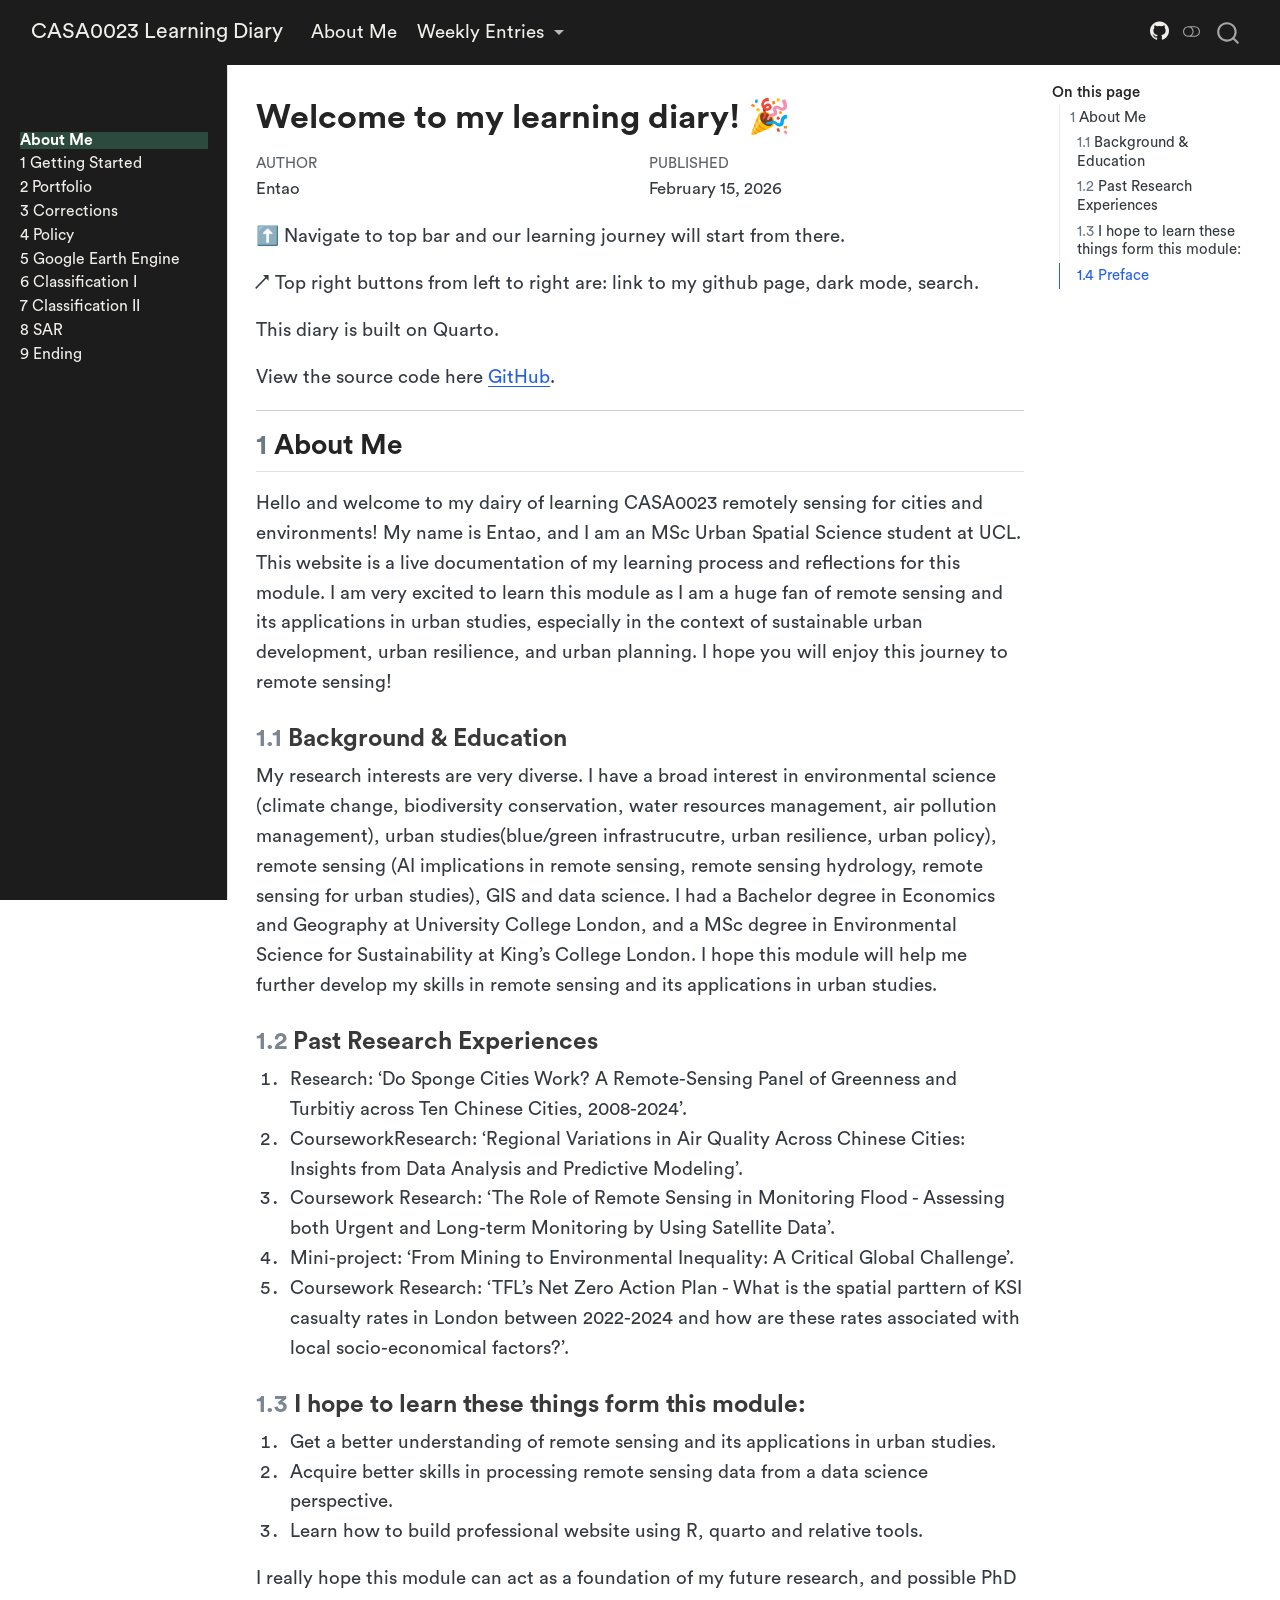
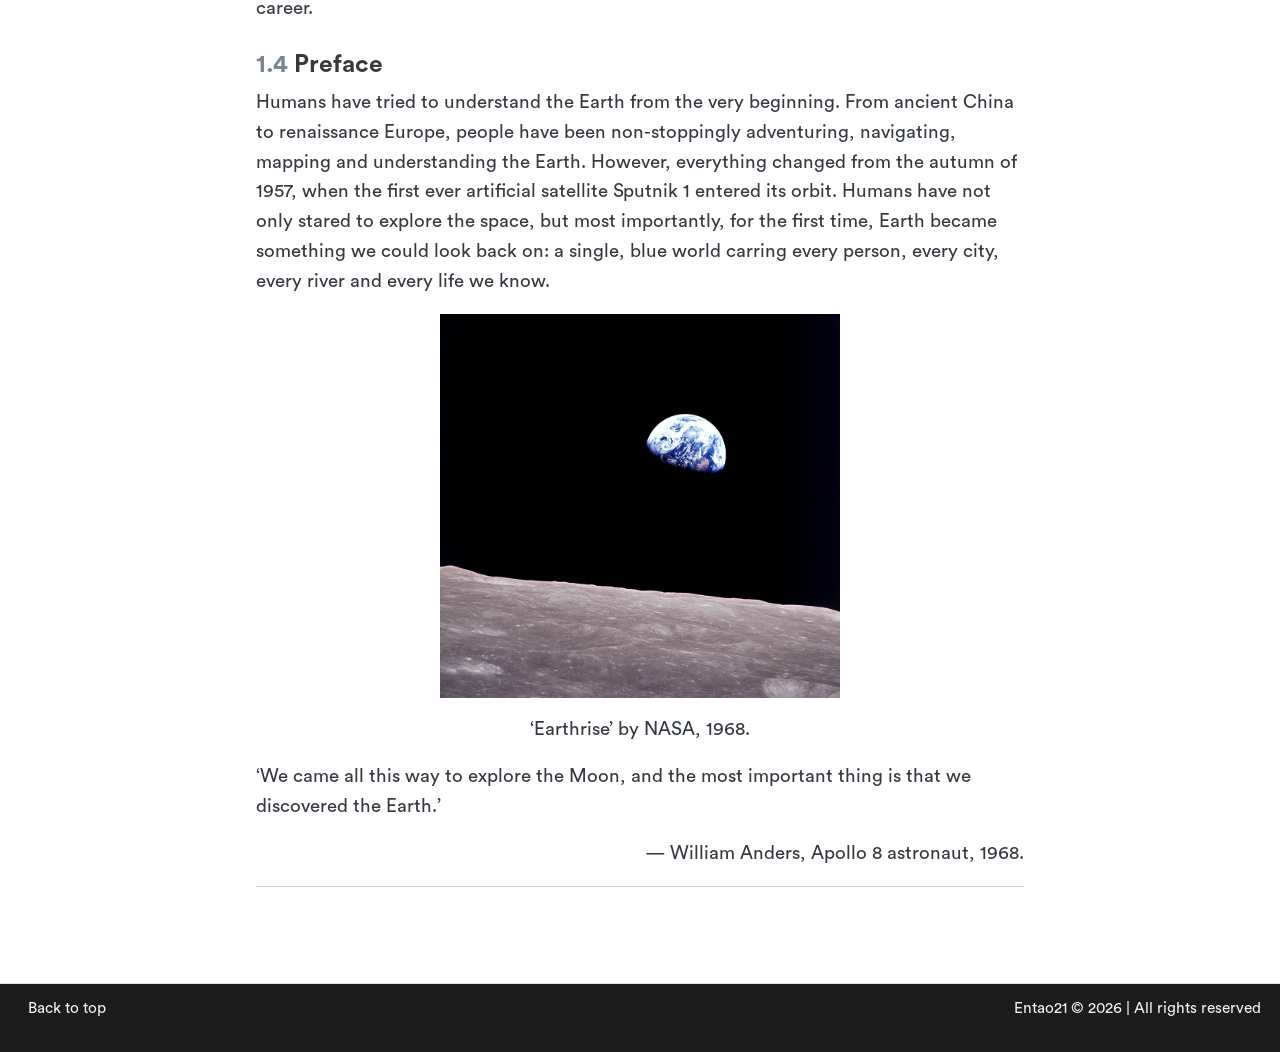
<file: docs/index.html>
<!DOCTYPE html>
<html xmlns="http://www.w3.org/1999/xhtml" lang="en" xml:lang="en"><head>

<meta charset="utf-8">
<meta name="generator" content="quarto-1.9.27">

<meta name="viewport" content="width=device-width, initial-scale=1.0, user-scalable=yes">

<meta name="author" content="Entao">
<meta name="dcterms.date" content="2026-02-15">

<title>Welcome to my learning diary! 🎉 – CASA0023 Learning Diary</title>
<style>
/* Default styles provided by pandoc.
** See https://pandoc.org/MANUAL.html#variables-for-html for config info.
*/
code{white-space: pre-wrap;}
span.smallcaps{font-variant: small-caps;}
div.columns{display: flex; gap: min(4vw, 1.5em);}
div.column{flex: auto; overflow-x: auto;}
div.hanging-indent{margin-left: 1.5em; text-indent: -1.5em;}
ul.task-list{list-style: none;}
ul.task-list li input[type="checkbox"] {
  width: 0.8em;
  margin: 0 0.8em 0.2em -1em; /* quarto-specific, see https://github.com/quarto-dev/quarto-cli/issues/4556 */ 
  vertical-align: middle;
}
</style>


<script src="site_libs/quarto-nav/quarto-nav.js"></script>
<script src="site_libs/quarto-nav/headroom.min.js"></script>
<script src="site_libs/clipboard/clipboard.min.js"></script>
<script src="site_libs/quarto-search/autocomplete.umd.js"></script>
<script src="site_libs/quarto-search/fuse.min.js"></script>
<script src="site_libs/quarto-search/quarto-search.js"></script>
<meta name="quarto:offset" content="./">
<script src="site_libs/quarto-html/quarto.js" type="module"></script>
<script src="site_libs/quarto-html/tabsets/tabsets.js" type="module"></script>
<script src="site_libs/quarto-html/popper.min.js"></script>
<script src="site_libs/quarto-html/tippy.umd.min.js"></script>
<script src="site_libs/quarto-html/anchor.min.js"></script>
<link href="site_libs/quarto-html/tippy.css" rel="stylesheet">
<link href="site_libs/quarto-html/quarto-syntax-highlighting-67e1af7abdb15bd5a2919d83736f6706.css" rel="stylesheet" class="quarto-color-scheme" id="quarto-text-highlighting-styles">
<link href="site_libs/quarto-html/quarto-syntax-highlighting-dark-4f6ed13f903dd169c65400d30de9f695.css" rel="stylesheet" class="quarto-color-scheme quarto-color-alternate" id="quarto-text-highlighting-styles">
<link href="site_libs/quarto-html/quarto-syntax-highlighting-67e1af7abdb15bd5a2919d83736f6706.css" rel="stylesheet" class="quarto-color-scheme-extra" id="quarto-text-highlighting-styles">
<script src="site_libs/bootstrap/bootstrap.min.js"></script>
<link href="site_libs/bootstrap/bootstrap-icons.css" rel="stylesheet">
<link href="site_libs/bootstrap/bootstrap-9ba38ff278d7fd0be93897049b419520.min.css" rel="stylesheet" append-hash="true" class="quarto-color-scheme" id="quarto-bootstrap" data-mode="light">
<link href="site_libs/bootstrap/bootstrap-dark-483145255f56ea961f490df5ea6782d4.min.css" rel="stylesheet" append-hash="true" class="quarto-color-scheme quarto-color-alternate" id="quarto-bootstrap" data-mode="dark">
<link href="site_libs/bootstrap/bootstrap-9ba38ff278d7fd0be93897049b419520.min.css" rel="stylesheet" append-hash="true" class="quarto-color-scheme-extra" id="quarto-bootstrap" data-mode="light">
<script id="quarto-search-options" type="application/json">{
  "location": "navbar",
  "copy-button": false,
  "collapse-after": 3,
  "panel-placement": "end",
  "type": "overlay",
  "limit": 50,
  "keyboard-shortcut": [
    "f",
    "/",
    "s"
  ],
  "show-item-context": false,
  "language": {
    "search-no-results-text": "No results",
    "search-matching-documents-text": "matching documents",
    "search-copy-link-title": "Copy link to search",
    "search-hide-matches-text": "Hide additional matches",
    "search-more-match-text": "more match in this document",
    "search-more-matches-text": "more matches in this document",
    "search-clear-button-title": "Clear",
    "search-text-placeholder": "",
    "search-detached-cancel-button-title": "Cancel",
    "search-submit-button-title": "Submit",
    "search-label": "Search"
  }
}</script>
<style>html{ scroll-behavior: smooth; }</style>


<link rel="stylesheet" href="styles.css">
</head>

<body class="nav-sidebar docked nav-fixed quarto-light"><script id="quarto-html-before-body" type="application/javascript">
    const toggleBodyColorMode = (bsSheetEl) => {
      const mode = bsSheetEl.getAttribute("data-mode");
      const bodyEl = window.document.querySelector("body");
      if (mode === "dark") {
        bodyEl.classList.add("quarto-dark");
        bodyEl.classList.remove("quarto-light");
      } else {
        bodyEl.classList.add("quarto-light");
        bodyEl.classList.remove("quarto-dark");
      }
    }
    const toggleBodyColorPrimary = () => {
      const bsSheetEl = window.document.querySelector("link#quarto-bootstrap:not([rel=disabled-stylesheet])");
      if (bsSheetEl) {
        toggleBodyColorMode(bsSheetEl);
      }
    }
    const setColorSchemeToggle = (alternate) => {
      const toggles = window.document.querySelectorAll('.quarto-color-scheme-toggle');
      for (let i=0; i < toggles.length; i++) {
        const toggle = toggles[i];
        if (toggle) {
          if (alternate) {
            toggle.classList.add("alternate");
          } else {
            toggle.classList.remove("alternate");
          }
        }
      }
    };
    const toggleColorMode = (alternate) => {
      // Switch the stylesheets
      const primaryStylesheets = window.document.querySelectorAll('link.quarto-color-scheme:not(.quarto-color-alternate)');
      const alternateStylesheets = window.document.querySelectorAll('link.quarto-color-scheme.quarto-color-alternate');
      manageTransitions('#quarto-margin-sidebar .nav-link', false);
      if (alternate) {
        // note: dark is layered on light, we don't disable primary!
        enableStylesheet(alternateStylesheets);
        for (const sheetNode of alternateStylesheets) {
          if (sheetNode.id === "quarto-bootstrap") {
            toggleBodyColorMode(sheetNode);
          }
        }
      } else {
        disableStylesheet(alternateStylesheets);
        enableStylesheet(primaryStylesheets)
        toggleBodyColorPrimary();
      }
      manageTransitions('#quarto-margin-sidebar .nav-link', true);
      // Switch the toggles
      setColorSchemeToggle(alternate)
      // Hack to workaround the fact that safari doesn't
      // properly recolor the scrollbar when toggling (#1455)
      if (navigator.userAgent.indexOf('Safari') > 0 && navigator.userAgent.indexOf('Chrome') == -1) {
        manageTransitions("body", false);
        window.scrollTo(0, 1);
        setTimeout(() => {
          window.scrollTo(0, 0);
          manageTransitions("body", true);
        }, 40);
      }
    }
    const disableStylesheet = (stylesheets) => {
      for (let i=0; i < stylesheets.length; i++) {
        const stylesheet = stylesheets[i];
        stylesheet.rel = 'disabled-stylesheet';
      }
    }
    const enableStylesheet = (stylesheets) => {
      for (let i=0; i < stylesheets.length; i++) {
        const stylesheet = stylesheets[i];
        if(stylesheet.rel !== 'stylesheet') { // for Chrome, which will still FOUC without this check
          stylesheet.rel = 'stylesheet';
        }
      }
    }
    const manageTransitions = (selector, allowTransitions) => {
      const els = window.document.querySelectorAll(selector);
      for (let i=0; i < els.length; i++) {
        const el = els[i];
        if (allowTransitions) {
          el.classList.remove('notransition');
        } else {
          el.classList.add('notransition');
        }
      }
    }
    const isFileUrl = () => {
      return window.location.protocol === 'file:';
    }
    const hasAlternateSentinel = () => {
      let styleSentinel = getColorSchemeSentinel();
      if (styleSentinel !== null) {
        return styleSentinel === "alternate";
      } else {
        return false;
      }
    }
    const setStyleSentinel = (alternate) => {
      const value = alternate ? "alternate" : "default";
      if (!isFileUrl()) {
        window.localStorage.setItem("quarto-color-scheme", value);
      } else {
        localAlternateSentinel = value;
      }
    }
    const getColorSchemeSentinel = () => {
      if (!isFileUrl()) {
        const storageValue = window.localStorage.getItem("quarto-color-scheme");
        return storageValue != null ? storageValue : localAlternateSentinel;
      } else {
        return localAlternateSentinel;
      }
    }
    const toggleGiscusIfUsed = (isAlternate, darkModeDefault) => {
      const baseTheme = document.querySelector('#giscus-base-theme')?.value ?? 'light';
      const alternateTheme = document.querySelector('#giscus-alt-theme')?.value ?? 'dark';
      let newTheme = '';
      if(authorPrefersDark) {
        newTheme = isAlternate ? baseTheme : alternateTheme;
      } else {
        newTheme = isAlternate ? alternateTheme : baseTheme;
      }
      const changeGiscusTheme = () => {
        // From: https://github.com/giscus/giscus/issues/336
        const sendMessage = (message) => {
          const iframe = document.querySelector('iframe.giscus-frame');
          if (!iframe) return;
          iframe.contentWindow.postMessage({ giscus: message }, 'https://giscus.app');
        }
        sendMessage({
          setConfig: {
            theme: newTheme
          }
        });
      }
      const isGiscussLoaded = window.document.querySelector('iframe.giscus-frame') !== null;
      if (isGiscussLoaded) {
        changeGiscusTheme();
      }
    };
    const authorPrefersDark = false;
    const darkModeDefault = authorPrefersDark;
      document.querySelector('link#quarto-text-highlighting-styles.quarto-color-scheme-extra').rel = 'disabled-stylesheet';
      document.querySelector('link#quarto-bootstrap.quarto-color-scheme-extra').rel = 'disabled-stylesheet';
    let localAlternateSentinel = darkModeDefault ? 'alternate' : 'default';
    // Dark / light mode switch
    window.quartoToggleColorScheme = () => {
      // Read the current dark / light value
      let toAlternate = !hasAlternateSentinel();
      toggleColorMode(toAlternate);
      setStyleSentinel(toAlternate);
      toggleGiscusIfUsed(toAlternate, darkModeDefault);
      window.dispatchEvent(new Event('resize'));
    };
    // Switch to dark mode if need be
    if (hasAlternateSentinel()) {
      toggleColorMode(true);
    } else {
      toggleColorMode(false);
    }
  </script>

<div id="quarto-search-results"></div>
  <header id="quarto-header" class="headroom fixed-top">
    <nav class="navbar navbar-expand-lg " data-bs-theme="dark">
      <div class="navbar-container container-fluid">
      <div class="navbar-brand-container mx-auto">
    <a class="navbar-brand" href="./index.html">
    <span class="navbar-title">CASA0023 Learning Diary</span>
    </a>
  </div>
            <div id="quarto-search" class="" title="Search"></div>
          <button class="navbar-toggler" type="button" data-bs-toggle="collapse" data-bs-target="#navbarCollapse" aria-controls="navbarCollapse" role="menu" aria-expanded="false" aria-label="Toggle navigation" onclick="if (window.quartoToggleHeadroom) { window.quartoToggleHeadroom(); }">
  <span class="navbar-toggler-icon"></span>
</button>
          <div class="collapse navbar-collapse" id="navbarCollapse">
            <ul class="navbar-nav navbar-nav-scroll me-auto">
  <li class="nav-item">
    <a class="nav-link active" href="./index.html" aria-current="page"> 
<span class="menu-text">About Me</span></a>
  </li>  
  <li class="nav-item dropdown ">
    <a class="nav-link dropdown-toggle" href="#" id="nav-menu-weekly-entries" role="link" data-bs-toggle="dropdown" aria-expanded="false">
 <span class="menu-text">Weekly Entries</span>
    </a>
    <ul class="dropdown-menu" aria-labelledby="nav-menu-weekly-entries">    
        <li>
    <a class="dropdown-item" href="./weeks/week1.html">
 <span class="dropdown-text">Week 1: Getting Started</span></a>
  </li>  
        <li>
    <a class="dropdown-item" href="./weeks/week2.html">
 <span class="dropdown-text">Week 2: Portfolio</span></a>
  </li>  
        <li>
    <a class="dropdown-item" href="./weeks/week3.html">
 <span class="dropdown-text">Week 3: Corrections</span></a>
  </li>  
        <li>
    <a class="dropdown-item" href="./weeks/week4.html">
 <span class="dropdown-text">Week 4: Policy</span></a>
  </li>  
        <li>
    <a class="dropdown-item" href="./weeks/week5.html">
 <span class="dropdown-text">Week 5: Google Earth Engine</span></a>
  </li>  
        <li>
    <a class="dropdown-item" href="./weeks/week6.html">
 <span class="dropdown-text">Week 6: Classification 1</span></a>
  </li>  
        <li>
    <a class="dropdown-item" href="./weeks/week7.html">
 <span class="dropdown-text">Week 7: Classification 2</span></a>
  </li>  
        <li>
    <a class="dropdown-item" href="./weeks/week8.html">
 <span class="dropdown-text">Week 8: SAR</span></a>
  </li>  
        <li>
    <a class="dropdown-item" href="./weeks/week9.html">
 <span class="dropdown-text">Week 9: Ending</span></a>
  </li>  
    </ul>
  </li>
</ul>
            <ul class="navbar-nav navbar-nav-scroll ms-auto">
  <li class="nav-item compact">
    <a class="nav-link" href="https://github.com/Entao21/rs4ct"> <i class="bi bi-github" role="img" aria-label="GitHub">
</i> 
<span class="menu-text"></span></a>
  </li>  
</ul>
          </div> <!-- /navcollapse -->
            <div class="quarto-navbar-tools">
  <a href="" class="quarto-color-scheme-toggle quarto-navigation-tool  px-1" onclick="window.quartoToggleColorScheme(); return false;" title="Toggle dark mode"><i class="bi"></i></a>
</div>
      </div> <!-- /container-fluid -->
    </nav>
  <nav class="quarto-secondary-nav">
    <div class="container-fluid d-flex">
      <button type="button" class="quarto-btn-toggle btn" data-bs-toggle="collapse" role="button" data-bs-target=".quarto-sidebar-collapse-item" aria-controls="quarto-sidebar" aria-expanded="false" aria-label="Toggle sidebar navigation" onclick="if (window.quartoToggleHeadroom) { window.quartoToggleHeadroom(); }">
        <i class="bi bi-layout-text-sidebar-reverse"></i>
      </button>
        <nav class="quarto-page-breadcrumbs" aria-label="breadcrumb"><ol class="breadcrumb"><li class="breadcrumb-item"><a href="./index.html">About Me</a></li></ol></nav>
        <a class="flex-grow-1" role="navigation" data-bs-toggle="collapse" data-bs-target=".quarto-sidebar-collapse-item" aria-controls="quarto-sidebar" aria-expanded="false" aria-label="Toggle sidebar navigation" onclick="if (window.quartoToggleHeadroom) { window.quartoToggleHeadroom(); }">      
        </a>
      <button type="button" class="btn quarto-search-button" aria-label="Search" onclick="window.quartoOpenSearch();">
        <i class="bi bi-search"></i>
      </button>
    </div>
  </nav>
</header>
<!-- content -->
<div id="quarto-content" class="quarto-container page-columns page-rows-contents page-layout-article page-navbar">
<!-- sidebar -->
  <nav id="quarto-sidebar" class="sidebar collapse collapse-horizontal quarto-sidebar-collapse-item sidebar-navigation docked overflow-auto">
        <div class="mt-2 flex-shrink-0 align-items-center">
        <div class="sidebar-search">
        <div id="quarto-search" class="" title="Search"></div>
        </div>
        </div>
    <div class="sidebar-menu-container"> 
    <ul class="list-unstyled mt-1">
        <li class="sidebar-item">
  <div class="sidebar-item-container"> 
  <a href="./index.html" class="sidebar-item-text sidebar-link active">
 <span class="menu-text">About Me</span></a>
  </div>
</li>
        <li class="sidebar-item">
  <div class="sidebar-item-container"> 
  <a href="./weeks/week1.html" class="sidebar-item-text sidebar-link">
 <span class="menu-text">1 Getting Started</span></a>
  </div>
</li>
        <li class="sidebar-item">
  <div class="sidebar-item-container"> 
  <a href="./weeks/week2.html" class="sidebar-item-text sidebar-link">
 <span class="menu-text">2 Portfolio</span></a>
  </div>
</li>
        <li class="sidebar-item">
  <div class="sidebar-item-container"> 
  <a href="./weeks/week3.html" class="sidebar-item-text sidebar-link">
 <span class="menu-text">3 Corrections</span></a>
  </div>
</li>
        <li class="sidebar-item">
  <div class="sidebar-item-container"> 
  <a href="./weeks/week4.html" class="sidebar-item-text sidebar-link">
 <span class="menu-text">4 Policy</span></a>
  </div>
</li>
        <li class="sidebar-item">
  <div class="sidebar-item-container"> 
  <a href="./weeks/week5.html" class="sidebar-item-text sidebar-link">
 <span class="menu-text">5 Google Earth Engine</span></a>
  </div>
</li>
        <li class="sidebar-item">
  <div class="sidebar-item-container"> 
  <a href="./weeks/week6.html" class="sidebar-item-text sidebar-link">
 <span class="menu-text">6 Classification I</span></a>
  </div>
</li>
        <li class="sidebar-item">
  <div class="sidebar-item-container"> 
  <a href="./weeks/week7.html" class="sidebar-item-text sidebar-link">
 <span class="menu-text">7 Classification II</span></a>
  </div>
</li>
        <li class="sidebar-item">
  <div class="sidebar-item-container"> 
  <a href="./weeks/week8.html" class="sidebar-item-text sidebar-link">
 <span class="menu-text">8 SAR</span></a>
  </div>
</li>
        <li class="sidebar-item">
  <div class="sidebar-item-container"> 
  <a href="./weeks/week9.html" class="sidebar-item-text sidebar-link">
 <span class="menu-text">9 Ending</span></a>
  </div>
</li>
    </ul>
    </div>
</nav>
<div id="quarto-sidebar-glass" class="quarto-sidebar-collapse-item" data-bs-toggle="collapse" data-bs-target=".quarto-sidebar-collapse-item"></div>
<!-- margin-sidebar -->
    <div id="quarto-margin-sidebar" class="sidebar margin-sidebar">
        <nav id="TOC" role="doc-toc" class="toc-active">
    <h2 id="toc-title">On this page</h2>
   
  <ul>
  <li><a href="#about-me" id="toc-about-me" class="nav-link active" data-scroll-target="#about-me"><span class="header-section-number">1</span> About Me</a>
  <ul class="collapse">
  <li><a href="#background-education" id="toc-background-education" class="nav-link" data-scroll-target="#background-education"><span class="header-section-number">1.1</span> Background &amp; Education</a></li>
  <li><a href="#past-research-experiences" id="toc-past-research-experiences" class="nav-link" data-scroll-target="#past-research-experiences"><span class="header-section-number">1.2</span> Past Research Experiences</a></li>
  <li><a href="#i-hope-to-learn-these-things-form-this-module" id="toc-i-hope-to-learn-these-things-form-this-module" class="nav-link" data-scroll-target="#i-hope-to-learn-these-things-form-this-module"><span class="header-section-number">1.3</span> I hope to learn these things form this module:</a></li>
  <li><a href="#preface" id="toc-preface" class="nav-link" data-scroll-target="#preface"><span class="header-section-number">1.4</span> Preface</a></li>
  </ul></li>
  </ul>
</nav>
    </div>
<!-- main -->
<main class="content" id="quarto-document-content">


<header id="title-block-header" class="quarto-title-block default">
<div class="quarto-title">
<h1 class="title">Welcome to my learning diary! 🎉</h1>
</div>



<div class="quarto-title-meta">

    <div>
    <div class="quarto-title-meta-heading">Author</div>
    <div class="quarto-title-meta-contents">
             <p>Entao </p>
          </div>
  </div>
    
    <div>
    <div class="quarto-title-meta-heading">Published</div>
    <div class="quarto-title-meta-contents">
      <p class="date">February 15, 2026</p>
    </div>
  </div>
  
    
  </div>
  


</header>


<p>⬆️ Navigate to top bar and our learning journey will start from there.</p>
<p>↗️ Top right buttons from left to right are: link to my github page, dark mode, search.</p>
<p>This diary is built on Quarto.</p>
<p>View the source code here <a href="https://github.com/Entao21/rs4ct">GitHub</a>.</p>
<hr>
<section id="about-me" class="level2" data-number="1">
<h2 data-number="1" class="anchored" data-anchor-id="about-me"><span class="header-section-number">1</span> About Me</h2>
<p>Hello and welcome to my dairy of learning CASA0023 remotely sensing for cities and environments! My name is Entao, and I am an MSc Urban Spatial Science student at UCL. This website is a live documentation of my learning process and reflections for this module. I am very excited to learn this module as I am a huge fan of remote sensing and its applications in urban studies, especially in the context of sustainable urban development, urban resilience, and urban planning. I hope you will enjoy this journey to remote sensing!</p>
<section id="background-education" class="level3" data-number="1.1">
<h3 data-number="1.1" class="anchored" data-anchor-id="background-education"><span class="header-section-number">1.1</span> Background &amp; Education</h3>
<p>My research interests are very diverse. I have a broad interest in environmental science (climate change, biodiversity conservation, water resources management, air pollution management), urban studies(blue/green infrastrucutre, urban resilience, urban policy), remote sensing (AI implications in remote sensing, remote sensing hydrology, remote sensing for urban studies), GIS and data science. I had a Bachelor degree in Economics and Geography at University College London, and a MSc degree in Environmental Science for Sustainability at King’s College London. I hope this module will help me further develop my skills in remote sensing and its applications in urban studies.</p>
</section>
<section id="past-research-experiences" class="level3" data-number="1.2">
<h3 data-number="1.2" class="anchored" data-anchor-id="past-research-experiences"><span class="header-section-number">1.2</span> Past Research Experiences</h3>
<ol type="1">
<li>Research: ‘Do Sponge Cities Work? A Remote-Sensing Panel of Greenness and Turbitiy across Ten Chinese Cities, 2008-2024’.</li>
<li>CourseworkResearch: ‘Regional Variations in Air Quality Across Chinese Cities: Insights from Data Analysis and Predictive Modeling’.</li>
<li>Coursework Research: ‘The Role of Remote Sensing in Monitoring Flood - Assessing both Urgent and Long-term Monitoring by Using Satellite Data’.</li>
<li>Mini-project: ‘From Mining to Environmental Inequality: A Critical Global Challenge’.</li>
<li>Coursework Research: ‘TFL’s Net Zero Action Plan - What is the spatial parttern of KSI casualty rates in London between 2022-2024 and how are these rates associated with local socio-economical factors?’.</li>
</ol>
</section>
<section id="i-hope-to-learn-these-things-form-this-module" class="level3" data-number="1.3">
<h3 data-number="1.3" class="anchored" data-anchor-id="i-hope-to-learn-these-things-form-this-module"><span class="header-section-number">1.3</span> I hope to learn these things form this module:</h3>
<ol type="1">
<li>Get a better understanding of remote sensing and its applications in urban studies.</li>
<li>Acquire better skills in processing remote sensing data from a data science perspective.</li>
<li>Learn how to build professional website using R, quarto and relative tools.</li>
</ol>
<p>I really hope this module can act as a foundation of my future research, and possible PhD career.</p>
</section>
<section id="preface" class="level3" data-number="1.4">
<h3 data-number="1.4" class="anchored" data-anchor-id="preface"><span class="header-section-number">1.4</span> Preface</h3>
<p>Humans have tried to understand the Earth from the very beginning. From ancient China to renaissance Europe, people have been non-stoppingly adventuring, navigating, mapping and understanding the Earth. However, everything changed from the autumn of 1957, when the first ever artificial satellite Sputnik 1 entered its orbit. Humans have not only stared to explore the space, but most importantly, for the first time, Earth became something we could look back on: a single, blue world carring every person, every city, every river and every life we know.</p>
<div style="text-align: center;">
<p><img src="resources/pictures/apollo08_earthrise.jpg" class="img-fluid" style="border-radius: 0%; display: block; margin-left: auto; margin-right: auto;" width="400"></p>
<p>‘Earthrise’ by NASA, 1968.</p>
</div>
<p>‘We came all this way to explore the Moon, and the most important thing is that we discovered the Earth.’</p>
<div style="text-align: right;">
<p>— William Anders, Apollo 8 astronaut, 1968.</p>
</div>
<hr>


</section>
</section>

</main> <!-- /main -->
<script id="quarto-html-after-body" type="application/javascript">
  window.document.addEventListener("DOMContentLoaded", function (event) {
    // Ensure there is a toggle, if there isn't float one in the top right
    if (window.document.querySelector('.quarto-color-scheme-toggle') === null) {
      const a = window.document.createElement('a');
      a.classList.add('top-right');
      a.classList.add('quarto-color-scheme-toggle');
      a.href = "";
      a.onclick = function() { try { window.quartoToggleColorScheme(); } catch {} return false; };
      const i = window.document.createElement("i");
      i.classList.add('bi');
      a.appendChild(i);
      window.document.body.appendChild(a);
    }
    setColorSchemeToggle(hasAlternateSentinel())
    const icon = "";
    const anchorJS = new window.AnchorJS();
    anchorJS.options = {
      placement: 'right',
      icon: icon
    };
    anchorJS.add('.anchored');
    const isCodeAnnotation = (el) => {
      for (const clz of el.classList) {
        if (clz.startsWith('code-annotation-')) {                     
          return true;
        }
      }
      return false;
    }
    const onCopySuccess = function(e) {
      // button target
      const button = e.trigger;
      // don't keep focus
      button.blur();
      // flash "checked"
      button.classList.add('code-copy-button-checked');
      var currentTitle = button.getAttribute("title");
      button.setAttribute("title", "Copied!");
      let tooltip;
      if (window.bootstrap) {
        button.setAttribute("data-bs-toggle", "tooltip");
        button.setAttribute("data-bs-placement", "left");
        button.setAttribute("data-bs-title", "Copied!");
        tooltip = new bootstrap.Tooltip(button, 
          { trigger: "manual", 
            customClass: "code-copy-button-tooltip",
            offset: [0, -8]});
        tooltip.show();    
      }
      setTimeout(function() {
        if (tooltip) {
          tooltip.hide();
          button.removeAttribute("data-bs-title");
          button.removeAttribute("data-bs-toggle");
          button.removeAttribute("data-bs-placement");
        }
        button.setAttribute("title", currentTitle);
        button.classList.remove('code-copy-button-checked');
      }, 1000);
      // clear code selection
      e.clearSelection();
    }
    const getTextToCopy = function(trigger) {
      const outerScaffold = trigger.parentElement.cloneNode(true);
      const codeEl = outerScaffold.querySelector('code');
      for (const childEl of codeEl.children) {
        if (isCodeAnnotation(childEl)) {
          childEl.remove();
        }
      }
      return codeEl.innerText;
    }
    const clipboard = new window.ClipboardJS('.code-copy-button:not([data-in-quarto-modal])', {
      text: getTextToCopy
    });
    clipboard.on('success', onCopySuccess);
    if (window.document.getElementById('quarto-embedded-source-code-modal')) {
      const clipboardModal = new window.ClipboardJS('.code-copy-button[data-in-quarto-modal]', {
        text: getTextToCopy,
        container: window.document.getElementById('quarto-embedded-source-code-modal')
      });
      clipboardModal.on('success', onCopySuccess);
    }
      var localhostRegex = new RegExp(/^(?:http|https):\/\/localhost\:?[0-9]*\//);
      var mailtoRegex = new RegExp(/^mailto:/);
        var filterRegex = new RegExp("https:\/\/entao21\.github\.io\/rs4ct\/");
      var isInternal = (href) => {
          return filterRegex.test(href) || localhostRegex.test(href) || mailtoRegex.test(href);
      }
      // Inspect non-navigation links and adorn them if external
     var links = window.document.querySelectorAll('a[href]:not(.nav-link):not(.navbar-brand):not(.toc-action):not(.sidebar-link):not(.sidebar-item-toggle):not(.pagination-link):not(.no-external):not([aria-hidden]):not(.dropdown-item):not(.quarto-navigation-tool):not(.about-link)');
      for (var i=0; i<links.length; i++) {
        const link = links[i];
        if (!isInternal(link.href)) {
          // undo the damage that might have been done by quarto-nav.js in the case of
          // links that we want to consider external
          if (link.dataset.originalHref !== undefined) {
            link.href = link.dataset.originalHref;
          }
        }
      }
    function tippyHover(el, contentFn, onTriggerFn, onUntriggerFn) {
      const config = {
        allowHTML: true,
        maxWidth: 500,
        delay: 100,
        arrow: false,
        appendTo: function(el) {
            return el.parentElement;
        },
        interactive: true,
        interactiveBorder: 10,
        theme: 'quarto',
        placement: 'bottom-start',
      };
      if (contentFn) {
        config.content = contentFn;
      }
      if (onTriggerFn) {
        config.onTrigger = onTriggerFn;
      }
      if (onUntriggerFn) {
        config.onUntrigger = onUntriggerFn;
      }
      window.tippy(el, config); 
    }
    const noterefs = window.document.querySelectorAll('a[role="doc-noteref"]');
    for (var i=0; i<noterefs.length; i++) {
      const ref = noterefs[i];
      tippyHover(ref, function() {
        // use id or data attribute instead here
        let href = ref.getAttribute('data-footnote-href') || ref.getAttribute('href');
        try { href = new URL(href).hash; } catch {}
        const id = href.replace(/^#\/?/, "");
        const note = window.document.getElementById(id);
        if (note) {
          return note.innerHTML;
        } else {
          return "";
        }
      });
    }
    const xrefs = window.document.querySelectorAll('a.quarto-xref');
    const processXRef = (id, note) => {
      // Strip column container classes
      const stripColumnClz = (el) => {
        el.classList.remove("page-full", "page-columns");
        if (el.children) {
          for (const child of el.children) {
            stripColumnClz(child);
          }
        }
      }
      stripColumnClz(note)
      if (id === null || id.startsWith('sec-')) {
        // Special case sections, only their first couple elements
        const container = document.createElement("div");
        if (note.children && note.children.length > 2) {
          container.appendChild(note.children[0].cloneNode(true));
          for (let i = 1; i < note.children.length; i++) {
            const child = note.children[i];
            if (child.tagName === "P" && child.innerText === "") {
              continue;
            } else {
              container.appendChild(child.cloneNode(true));
              break;
            }
          }
          if (window.Quarto?.typesetMath) {
            window.Quarto.typesetMath(container);
          }
          return container.innerHTML
        } else {
          if (window.Quarto?.typesetMath) {
            window.Quarto.typesetMath(note);
          }
          return note.innerHTML;
        }
      } else {
        // Remove any anchor links if they are present
        const anchorLink = note.querySelector('a.anchorjs-link');
        if (anchorLink) {
          anchorLink.remove();
        }
        if (window.Quarto?.typesetMath) {
          window.Quarto.typesetMath(note);
        }
        if (note.classList.contains("callout")) {
          return note.outerHTML;
        } else {
          return note.innerHTML;
        }
      }
    }
    for (var i=0; i<xrefs.length; i++) {
      const xref = xrefs[i];
      tippyHover(xref, undefined, function(instance) {
        instance.disable();
        let url = xref.getAttribute('href');
        let hash = undefined; 
        if (url.startsWith('#')) {
          hash = url;
        } else {
          try { hash = new URL(url).hash; } catch {}
        }
        if (hash) {
          const id = hash.replace(/^#\/?/, "");
          const note = window.document.getElementById(id);
          if (note !== null) {
            try {
              const html = processXRef(id, note.cloneNode(true));
              instance.setContent(html);
            } finally {
              instance.enable();
              instance.show();
            }
          } else {
            // See if we can fetch this
            fetch(url.split('#')[0])
            .then(res => res.text())
            .then(html => {
              const parser = new DOMParser();
              const htmlDoc = parser.parseFromString(html, "text/html");
              const note = htmlDoc.getElementById(id);
              if (note !== null) {
                const html = processXRef(id, note);
                instance.setContent(html);
              } 
            }).finally(() => {
              instance.enable();
              instance.show();
            });
          }
        } else {
          // See if we can fetch a full url (with no hash to target)
          // This is a special case and we should probably do some content thinning / targeting
          fetch(url)
          .then(res => res.text())
          .then(html => {
            const parser = new DOMParser();
            const htmlDoc = parser.parseFromString(html, "text/html");
            const note = htmlDoc.querySelector('main.content');
            if (note !== null) {
              // This should only happen for chapter cross references
              // (since there is no id in the URL)
              // remove the first header
              if (note.children.length > 0 && note.children[0].tagName === "HEADER") {
                note.children[0].remove();
              }
              const html = processXRef(null, note);
              instance.setContent(html);
            } 
          }).finally(() => {
            instance.enable();
            instance.show();
          });
        }
      }, function(instance) {
      });
    }
        let selectedAnnoteEl;
        const selectorForAnnotation = ( cell, annotation) => {
          let cellAttr = 'data-code-cell="' + cell + '"';
          let lineAttr = 'data-code-annotation="' +  annotation + '"';
          const selector = 'span[' + cellAttr + '][' + lineAttr + ']';
          return selector;
        }
        const selectCodeLines = (annoteEl) => {
          const doc = window.document;
          const targetCell = annoteEl.getAttribute("data-target-cell");
          const targetAnnotation = annoteEl.getAttribute("data-target-annotation");
          const annoteSpan = window.document.querySelector(selectorForAnnotation(targetCell, targetAnnotation));
          const lines = annoteSpan.getAttribute("data-code-lines").split(",");
          const lineIds = lines.map((line) => {
            return targetCell + "-" + line;
          })
          let top = null;
          let height = null;
          let parent = null;
          if (lineIds.length > 0) {
              //compute the position of the single el (top and bottom and make a div)
              const el = window.document.getElementById(lineIds[0]);
              top = el.offsetTop;
              height = el.offsetHeight;
              parent = el.parentElement.parentElement;
            if (lineIds.length > 1) {
              const lastEl = window.document.getElementById(lineIds[lineIds.length - 1]);
              const bottom = lastEl.offsetTop + lastEl.offsetHeight;
              height = bottom - top;
            }
            if (top !== null && height !== null && parent !== null) {
              // cook up a div (if necessary) and position it 
              let div = window.document.getElementById("code-annotation-line-highlight");
              if (div === null) {
                div = window.document.createElement("div");
                div.setAttribute("id", "code-annotation-line-highlight");
                div.style.position = 'absolute';
                parent.appendChild(div);
              }
              div.style.top = top - 2 + "px";
              div.style.height = height + 4 + "px";
              div.style.left = 0;
              let gutterDiv = window.document.getElementById("code-annotation-line-highlight-gutter");
              if (gutterDiv === null) {
                gutterDiv = window.document.createElement("div");
                gutterDiv.setAttribute("id", "code-annotation-line-highlight-gutter");
                gutterDiv.style.position = 'absolute';
                const codeCell = window.document.getElementById(targetCell);
                const gutter = codeCell.querySelector('.code-annotation-gutter');
                gutter.appendChild(gutterDiv);
              }
              gutterDiv.style.top = top - 2 + "px";
              gutterDiv.style.height = height + 4 + "px";
            }
            selectedAnnoteEl = annoteEl;
          }
        };
        const unselectCodeLines = () => {
          const elementsIds = ["code-annotation-line-highlight", "code-annotation-line-highlight-gutter"];
          elementsIds.forEach((elId) => {
            const div = window.document.getElementById(elId);
            if (div) {
              div.remove();
            }
          });
          selectedAnnoteEl = undefined;
        };
          // Handle positioning of the toggle
      window.addEventListener(
        "resize",
        throttle(() => {
          elRect = undefined;
          if (selectedAnnoteEl) {
            selectCodeLines(selectedAnnoteEl);
          }
        }, 10)
      );
      function throttle(fn, ms) {
      let throttle = false;
      let timer;
        return (...args) => {
          if(!throttle) { // first call gets through
              fn.apply(this, args);
              throttle = true;
          } else { // all the others get throttled
              if(timer) clearTimeout(timer); // cancel #2
              timer = setTimeout(() => {
                fn.apply(this, args);
                timer = throttle = false;
              }, ms);
          }
        };
      }
        // Attach click handler to the DT
        const annoteDls = window.document.querySelectorAll('dt[data-target-cell]');
        for (const annoteDlNode of annoteDls) {
          annoteDlNode.addEventListener('click', (event) => {
            const clickedEl = event.target;
            if (clickedEl !== selectedAnnoteEl) {
              unselectCodeLines();
              const activeEl = window.document.querySelector('dt[data-target-cell].code-annotation-active');
              if (activeEl) {
                activeEl.classList.remove('code-annotation-active');
              }
              selectCodeLines(clickedEl);
              clickedEl.classList.add('code-annotation-active');
            } else {
              // Unselect the line
              unselectCodeLines();
              clickedEl.classList.remove('code-annotation-active');
            }
          });
        }
    const findCites = (el) => {
      const parentEl = el.parentElement;
      if (parentEl) {
        const cites = parentEl.dataset.cites;
        if (cites) {
          return {
            el,
            cites: cites.split(' ')
          };
        } else {
          return findCites(el.parentElement)
        }
      } else {
        return undefined;
      }
    };
    var bibliorefs = window.document.querySelectorAll('a[role="doc-biblioref"]');
    for (var i=0; i<bibliorefs.length; i++) {
      const ref = bibliorefs[i];
      const citeInfo = findCites(ref);
      if (citeInfo) {
        tippyHover(citeInfo.el, function() {
          var popup = window.document.createElement('div');
          citeInfo.cites.forEach(function(cite) {
            var citeDiv = window.document.createElement('div');
            citeDiv.classList.add('hanging-indent');
            citeDiv.classList.add('csl-entry');
            var biblioDiv = window.document.getElementById('ref-' + cite);
            if (biblioDiv) {
              citeDiv.innerHTML = biblioDiv.innerHTML;
            }
            popup.appendChild(citeDiv);
          });
          return popup.innerHTML;
        });
      }
    }
  });
  </script>
</div> <!-- /content -->
<footer class="footer">
  <div class="nav-footer">
    <div class="nav-footer-left">
      <ul class="footer-items list-unstyled">
    <li class="nav-item">
    <a class="nav-link" href="./#">
<p>Back to top</p>
</a>
  </li>  
</ul>
    </div>   
    <div class="nav-footer-center">
      &nbsp;
    </div>
    <div class="nav-footer-right">
      <ul class="footer-items list-unstyled">
    <li class="nav-item">
 Entao21 © 2026 | All rights reserved
  </li>  
</ul>
    </div>
  </div>
</footer>




<script src="site_libs/quarto-html/zenscroll-min.js"></script>
</body></html>
</file>
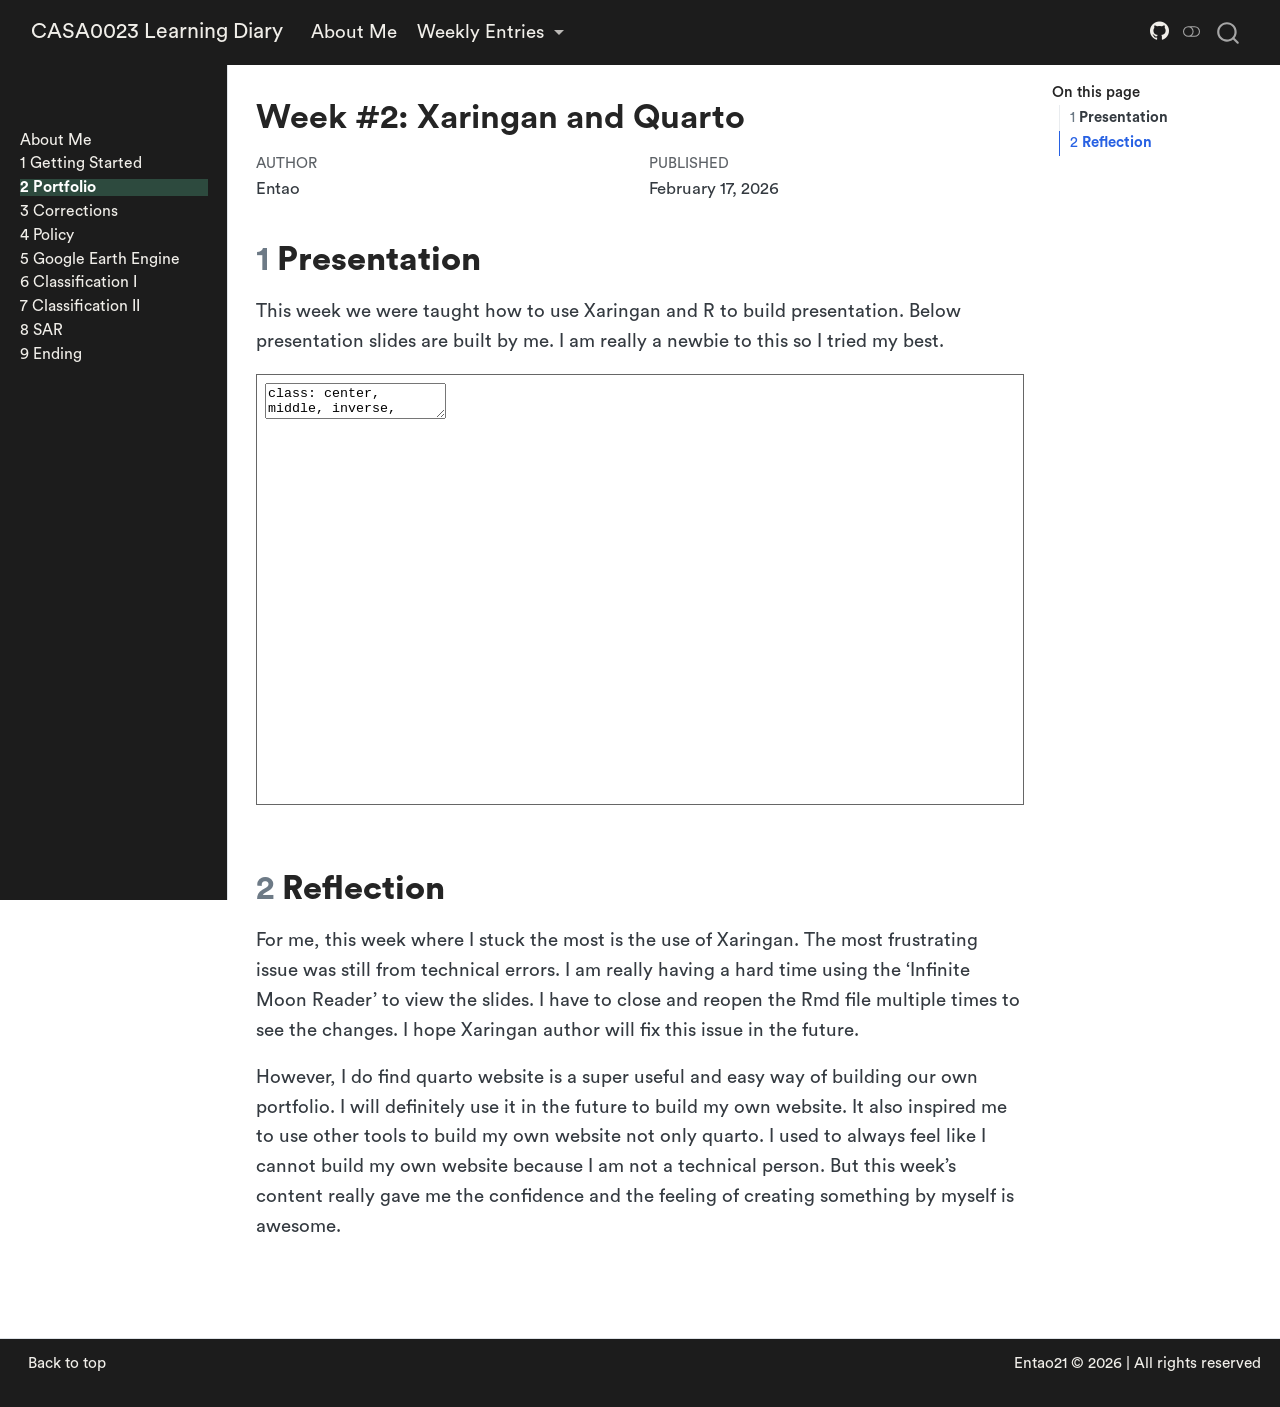
<file: docs/weeks/week2.html>
<!DOCTYPE html>
<html xmlns="http://www.w3.org/1999/xhtml" lang="en" xml:lang="en"><head>

<meta charset="utf-8">
<meta name="generator" content="quarto-1.9.27">

<meta name="viewport" content="width=device-width, initial-scale=1.0, user-scalable=yes">

<meta name="author" content="Entao">
<meta name="dcterms.date" content="2026-02-17">

<title>Week #2: Xaringan and Quarto – CASA0023 Learning Diary</title>
<style>
/* Default styles provided by pandoc.
** See https://pandoc.org/MANUAL.html#variables-for-html for config info.
*/
code{white-space: pre-wrap;}
span.smallcaps{font-variant: small-caps;}
div.columns{display: flex; gap: min(4vw, 1.5em);}
div.column{flex: auto; overflow-x: auto;}
div.hanging-indent{margin-left: 1.5em; text-indent: -1.5em;}
ul.task-list{list-style: none;}
ul.task-list li input[type="checkbox"] {
  width: 0.8em;
  margin: 0 0.8em 0.2em -1em; /* quarto-specific, see https://github.com/quarto-dev/quarto-cli/issues/4556 */ 
  vertical-align: middle;
}
</style>


<script src="../site_libs/quarto-nav/quarto-nav.js"></script>
<script src="../site_libs/quarto-nav/headroom.min.js"></script>
<script src="../site_libs/clipboard/clipboard.min.js"></script>
<script src="../site_libs/quarto-search/autocomplete.umd.js"></script>
<script src="../site_libs/quarto-search/fuse.min.js"></script>
<script src="../site_libs/quarto-search/quarto-search.js"></script>
<meta name="quarto:offset" content="../">
<script src="../site_libs/quarto-html/quarto.js" type="module"></script>
<script src="../site_libs/quarto-html/tabsets/tabsets.js" type="module"></script>
<script src="../site_libs/quarto-html/popper.min.js"></script>
<script src="../site_libs/quarto-html/tippy.umd.min.js"></script>
<script src="../site_libs/quarto-html/anchor.min.js"></script>
<link href="../site_libs/quarto-html/tippy.css" rel="stylesheet">
<link href="../site_libs/quarto-html/quarto-syntax-highlighting-67e1af7abdb15bd5a2919d83736f6706.css" rel="stylesheet" class="quarto-color-scheme" id="quarto-text-highlighting-styles">
<link href="../site_libs/quarto-html/quarto-syntax-highlighting-dark-4f6ed13f903dd169c65400d30de9f695.css" rel="stylesheet" class="quarto-color-scheme quarto-color-alternate" id="quarto-text-highlighting-styles">
<link href="../site_libs/quarto-html/quarto-syntax-highlighting-67e1af7abdb15bd5a2919d83736f6706.css" rel="stylesheet" class="quarto-color-scheme-extra" id="quarto-text-highlighting-styles">
<script src="../site_libs/bootstrap/bootstrap.min.js"></script>
<link href="../site_libs/bootstrap/bootstrap-icons.css" rel="stylesheet">
<link href="../site_libs/bootstrap/bootstrap-9ba38ff278d7fd0be93897049b419520.min.css" rel="stylesheet" append-hash="true" class="quarto-color-scheme" id="quarto-bootstrap" data-mode="light">
<link href="../site_libs/bootstrap/bootstrap-dark-483145255f56ea961f490df5ea6782d4.min.css" rel="stylesheet" append-hash="true" class="quarto-color-scheme quarto-color-alternate" id="quarto-bootstrap" data-mode="dark">
<link href="../site_libs/bootstrap/bootstrap-9ba38ff278d7fd0be93897049b419520.min.css" rel="stylesheet" append-hash="true" class="quarto-color-scheme-extra" id="quarto-bootstrap" data-mode="light">
<script id="quarto-search-options" type="application/json">{
  "location": "navbar",
  "copy-button": false,
  "collapse-after": 3,
  "panel-placement": "end",
  "type": "overlay",
  "limit": 50,
  "keyboard-shortcut": [
    "f",
    "/",
    "s"
  ],
  "show-item-context": false,
  "language": {
    "search-no-results-text": "No results",
    "search-matching-documents-text": "matching documents",
    "search-copy-link-title": "Copy link to search",
    "search-hide-matches-text": "Hide additional matches",
    "search-more-match-text": "more match in this document",
    "search-more-matches-text": "more matches in this document",
    "search-clear-button-title": "Clear",
    "search-text-placeholder": "",
    "search-detached-cancel-button-title": "Cancel",
    "search-submit-button-title": "Submit",
    "search-label": "Search"
  }
}</script>
<style>html{ scroll-behavior: smooth; }</style>


<link rel="stylesheet" href="../styles.css">
</head>

<body class="nav-sidebar docked nav-fixed quarto-light"><script id="quarto-html-before-body" type="application/javascript">
    const toggleBodyColorMode = (bsSheetEl) => {
      const mode = bsSheetEl.getAttribute("data-mode");
      const bodyEl = window.document.querySelector("body");
      if (mode === "dark") {
        bodyEl.classList.add("quarto-dark");
        bodyEl.classList.remove("quarto-light");
      } else {
        bodyEl.classList.add("quarto-light");
        bodyEl.classList.remove("quarto-dark");
      }
    }
    const toggleBodyColorPrimary = () => {
      const bsSheetEl = window.document.querySelector("link#quarto-bootstrap:not([rel=disabled-stylesheet])");
      if (bsSheetEl) {
        toggleBodyColorMode(bsSheetEl);
      }
    }
    const setColorSchemeToggle = (alternate) => {
      const toggles = window.document.querySelectorAll('.quarto-color-scheme-toggle');
      for (let i=0; i < toggles.length; i++) {
        const toggle = toggles[i];
        if (toggle) {
          if (alternate) {
            toggle.classList.add("alternate");
          } else {
            toggle.classList.remove("alternate");
          }
        }
      }
    };
    const toggleColorMode = (alternate) => {
      // Switch the stylesheets
      const primaryStylesheets = window.document.querySelectorAll('link.quarto-color-scheme:not(.quarto-color-alternate)');
      const alternateStylesheets = window.document.querySelectorAll('link.quarto-color-scheme.quarto-color-alternate');
      manageTransitions('#quarto-margin-sidebar .nav-link', false);
      if (alternate) {
        // note: dark is layered on light, we don't disable primary!
        enableStylesheet(alternateStylesheets);
        for (const sheetNode of alternateStylesheets) {
          if (sheetNode.id === "quarto-bootstrap") {
            toggleBodyColorMode(sheetNode);
          }
        }
      } else {
        disableStylesheet(alternateStylesheets);
        enableStylesheet(primaryStylesheets)
        toggleBodyColorPrimary();
      }
      manageTransitions('#quarto-margin-sidebar .nav-link', true);
      // Switch the toggles
      setColorSchemeToggle(alternate)
      // Hack to workaround the fact that safari doesn't
      // properly recolor the scrollbar when toggling (#1455)
      if (navigator.userAgent.indexOf('Safari') > 0 && navigator.userAgent.indexOf('Chrome') == -1) {
        manageTransitions("body", false);
        window.scrollTo(0, 1);
        setTimeout(() => {
          window.scrollTo(0, 0);
          manageTransitions("body", true);
        }, 40);
      }
    }
    const disableStylesheet = (stylesheets) => {
      for (let i=0; i < stylesheets.length; i++) {
        const stylesheet = stylesheets[i];
        stylesheet.rel = 'disabled-stylesheet';
      }
    }
    const enableStylesheet = (stylesheets) => {
      for (let i=0; i < stylesheets.length; i++) {
        const stylesheet = stylesheets[i];
        if(stylesheet.rel !== 'stylesheet') { // for Chrome, which will still FOUC without this check
          stylesheet.rel = 'stylesheet';
        }
      }
    }
    const manageTransitions = (selector, allowTransitions) => {
      const els = window.document.querySelectorAll(selector);
      for (let i=0; i < els.length; i++) {
        const el = els[i];
        if (allowTransitions) {
          el.classList.remove('notransition');
        } else {
          el.classList.add('notransition');
        }
      }
    }
    const isFileUrl = () => {
      return window.location.protocol === 'file:';
    }
    const hasAlternateSentinel = () => {
      let styleSentinel = getColorSchemeSentinel();
      if (styleSentinel !== null) {
        return styleSentinel === "alternate";
      } else {
        return false;
      }
    }
    const setStyleSentinel = (alternate) => {
      const value = alternate ? "alternate" : "default";
      if (!isFileUrl()) {
        window.localStorage.setItem("quarto-color-scheme", value);
      } else {
        localAlternateSentinel = value;
      }
    }
    const getColorSchemeSentinel = () => {
      if (!isFileUrl()) {
        const storageValue = window.localStorage.getItem("quarto-color-scheme");
        return storageValue != null ? storageValue : localAlternateSentinel;
      } else {
        return localAlternateSentinel;
      }
    }
    const toggleGiscusIfUsed = (isAlternate, darkModeDefault) => {
      const baseTheme = document.querySelector('#giscus-base-theme')?.value ?? 'light';
      const alternateTheme = document.querySelector('#giscus-alt-theme')?.value ?? 'dark';
      let newTheme = '';
      if(authorPrefersDark) {
        newTheme = isAlternate ? baseTheme : alternateTheme;
      } else {
        newTheme = isAlternate ? alternateTheme : baseTheme;
      }
      const changeGiscusTheme = () => {
        // From: https://github.com/giscus/giscus/issues/336
        const sendMessage = (message) => {
          const iframe = document.querySelector('iframe.giscus-frame');
          if (!iframe) return;
          iframe.contentWindow.postMessage({ giscus: message }, 'https://giscus.app');
        }
        sendMessage({
          setConfig: {
            theme: newTheme
          }
        });
      }
      const isGiscussLoaded = window.document.querySelector('iframe.giscus-frame') !== null;
      if (isGiscussLoaded) {
        changeGiscusTheme();
      }
    };
    const authorPrefersDark = false;
    const darkModeDefault = authorPrefersDark;
      document.querySelector('link#quarto-text-highlighting-styles.quarto-color-scheme-extra').rel = 'disabled-stylesheet';
      document.querySelector('link#quarto-bootstrap.quarto-color-scheme-extra').rel = 'disabled-stylesheet';
    let localAlternateSentinel = darkModeDefault ? 'alternate' : 'default';
    // Dark / light mode switch
    window.quartoToggleColorScheme = () => {
      // Read the current dark / light value
      let toAlternate = !hasAlternateSentinel();
      toggleColorMode(toAlternate);
      setStyleSentinel(toAlternate);
      toggleGiscusIfUsed(toAlternate, darkModeDefault);
      window.dispatchEvent(new Event('resize'));
    };
    // Switch to dark mode if need be
    if (hasAlternateSentinel()) {
      toggleColorMode(true);
    } else {
      toggleColorMode(false);
    }
  </script>

<div id="quarto-search-results"></div>
  <header id="quarto-header" class="headroom fixed-top">
    <nav class="navbar navbar-expand-lg " data-bs-theme="dark">
      <div class="navbar-container container-fluid">
      <div class="navbar-brand-container mx-auto">
    <a class="navbar-brand" href="../index.html">
    <span class="navbar-title">CASA0023 Learning Diary</span>
    </a>
  </div>
            <div id="quarto-search" class="" title="Search"></div>
          <button class="navbar-toggler" type="button" data-bs-toggle="collapse" data-bs-target="#navbarCollapse" aria-controls="navbarCollapse" role="menu" aria-expanded="false" aria-label="Toggle navigation" onclick="if (window.quartoToggleHeadroom) { window.quartoToggleHeadroom(); }">
  <span class="navbar-toggler-icon"></span>
</button>
          <div class="collapse navbar-collapse" id="navbarCollapse">
            <ul class="navbar-nav navbar-nav-scroll me-auto">
  <li class="nav-item">
    <a class="nav-link active" href="../index.html" aria-current="page"> 
<span class="menu-text">About Me</span></a>
  </li>  
  <li class="nav-item dropdown ">
    <a class="nav-link dropdown-toggle" href="#" id="nav-menu-weekly-entries" role="link" data-bs-toggle="dropdown" aria-expanded="false">
 <span class="menu-text">Weekly Entries</span>
    </a>
    <ul class="dropdown-menu" aria-labelledby="nav-menu-weekly-entries">    
        <li>
    <a class="dropdown-item" href="../weeks/week1.html">
 <span class="dropdown-text">Week 1: Getting Started</span></a>
  </li>  
        <li>
    <a class="dropdown-item" href="../weeks/week2.html">
 <span class="dropdown-text">Week 2: Portfolio</span></a>
  </li>  
        <li>
    <a class="dropdown-item" href="../weeks/week3.html">
 <span class="dropdown-text">Week 3: Corrections</span></a>
  </li>  
        <li>
    <a class="dropdown-item" href="../weeks/week4.html">
 <span class="dropdown-text">Week 4: Policy</span></a>
  </li>  
        <li>
    <a class="dropdown-item" href="../weeks/week5.html">
 <span class="dropdown-text">Week 5: Google Earth Engine</span></a>
  </li>  
        <li>
    <a class="dropdown-item" href="../weeks/week6.html">
 <span class="dropdown-text">Week 6: Classification 1</span></a>
  </li>  
        <li>
    <a class="dropdown-item" href="../weeks/week7.html">
 <span class="dropdown-text">Week 7: Classification 2</span></a>
  </li>  
        <li>
    <a class="dropdown-item" href="../weeks/week8.html">
 <span class="dropdown-text">Week 8: SAR</span></a>
  </li>  
        <li>
    <a class="dropdown-item" href="../weeks/week9.html">
 <span class="dropdown-text">Week 9: Ending</span></a>
  </li>  
    </ul>
  </li>
</ul>
            <ul class="navbar-nav navbar-nav-scroll ms-auto">
  <li class="nav-item compact">
    <a class="nav-link" href="https://github.com/Entao21/rs4ct"> <i class="bi bi-github" role="img" aria-label="GitHub">
</i> 
<span class="menu-text"></span></a>
  </li>  
</ul>
          </div> <!-- /navcollapse -->
            <div class="quarto-navbar-tools">
  <a href="" class="quarto-color-scheme-toggle quarto-navigation-tool  px-1" onclick="window.quartoToggleColorScheme(); return false;" title="Toggle dark mode"><i class="bi"></i></a>
</div>
      </div> <!-- /container-fluid -->
    </nav>
  <nav class="quarto-secondary-nav">
    <div class="container-fluid d-flex">
      <button type="button" class="quarto-btn-toggle btn" data-bs-toggle="collapse" role="button" data-bs-target=".quarto-sidebar-collapse-item" aria-controls="quarto-sidebar" aria-expanded="false" aria-label="Toggle sidebar navigation" onclick="if (window.quartoToggleHeadroom) { window.quartoToggleHeadroom(); }">
        <i class="bi bi-layout-text-sidebar-reverse"></i>
      </button>
        <nav class="quarto-page-breadcrumbs" aria-label="breadcrumb"><ol class="breadcrumb"><li class="breadcrumb-item"><a href="../weeks/week2.html">2 Portfolio</a></li></ol></nav>
        <a class="flex-grow-1" role="navigation" data-bs-toggle="collapse" data-bs-target=".quarto-sidebar-collapse-item" aria-controls="quarto-sidebar" aria-expanded="false" aria-label="Toggle sidebar navigation" onclick="if (window.quartoToggleHeadroom) { window.quartoToggleHeadroom(); }">      
        </a>
      <button type="button" class="btn quarto-search-button" aria-label="Search" onclick="window.quartoOpenSearch();">
        <i class="bi bi-search"></i>
      </button>
    </div>
  </nav>
</header>
<!-- content -->
<div id="quarto-content" class="quarto-container page-columns page-rows-contents page-layout-article page-navbar">
<!-- sidebar -->
  <nav id="quarto-sidebar" class="sidebar collapse collapse-horizontal quarto-sidebar-collapse-item sidebar-navigation docked overflow-auto">
        <div class="mt-2 flex-shrink-0 align-items-center">
        <div class="sidebar-search">
        <div id="quarto-search" class="" title="Search"></div>
        </div>
        </div>
    <div class="sidebar-menu-container"> 
    <ul class="list-unstyled mt-1">
        <li class="sidebar-item">
  <div class="sidebar-item-container"> 
  <a href="../index.html" class="sidebar-item-text sidebar-link">
 <span class="menu-text">About Me</span></a>
  </div>
</li>
        <li class="sidebar-item">
  <div class="sidebar-item-container"> 
  <a href="../weeks/week1.html" class="sidebar-item-text sidebar-link">
 <span class="menu-text">1 Getting Started</span></a>
  </div>
</li>
        <li class="sidebar-item">
  <div class="sidebar-item-container"> 
  <a href="../weeks/week2.html" class="sidebar-item-text sidebar-link active">
 <span class="menu-text">2 Portfolio</span></a>
  </div>
</li>
        <li class="sidebar-item">
  <div class="sidebar-item-container"> 
  <a href="../weeks/week3.html" class="sidebar-item-text sidebar-link">
 <span class="menu-text">3 Corrections</span></a>
  </div>
</li>
        <li class="sidebar-item">
  <div class="sidebar-item-container"> 
  <a href="../weeks/week4.html" class="sidebar-item-text sidebar-link">
 <span class="menu-text">4 Policy</span></a>
  </div>
</li>
        <li class="sidebar-item">
  <div class="sidebar-item-container"> 
  <a href="../weeks/week5.html" class="sidebar-item-text sidebar-link">
 <span class="menu-text">5 Google Earth Engine</span></a>
  </div>
</li>
        <li class="sidebar-item">
  <div class="sidebar-item-container"> 
  <a href="../weeks/week6.html" class="sidebar-item-text sidebar-link">
 <span class="menu-text">6 Classification I</span></a>
  </div>
</li>
        <li class="sidebar-item">
  <div class="sidebar-item-container"> 
  <a href="../weeks/week7.html" class="sidebar-item-text sidebar-link">
 <span class="menu-text">7 Classification II</span></a>
  </div>
</li>
        <li class="sidebar-item">
  <div class="sidebar-item-container"> 
  <a href="../weeks/week8.html" class="sidebar-item-text sidebar-link">
 <span class="menu-text">8 SAR</span></a>
  </div>
</li>
        <li class="sidebar-item">
  <div class="sidebar-item-container"> 
  <a href="../weeks/week9.html" class="sidebar-item-text sidebar-link">
 <span class="menu-text">9 Ending</span></a>
  </div>
</li>
    </ul>
    </div>
</nav>
<div id="quarto-sidebar-glass" class="quarto-sidebar-collapse-item" data-bs-toggle="collapse" data-bs-target=".quarto-sidebar-collapse-item"></div>
<!-- margin-sidebar -->
    <div id="quarto-margin-sidebar" class="sidebar margin-sidebar">
        <nav id="TOC" role="doc-toc" class="toc-active">
    <h2 id="toc-title">On this page</h2>
   
  <ul>
  <li><a href="#presentation" id="toc-presentation" class="nav-link active" data-scroll-target="#presentation"><span class="header-section-number">1</span> <strong>Presentation</strong></a></li>
  <li><a href="#reflection" id="toc-reflection" class="nav-link" data-scroll-target="#reflection"><span class="header-section-number">2</span> <strong>Reflection</strong></a></li>
  </ul>
</nav>
    </div>
<!-- main -->
<main class="content" id="quarto-document-content">


<header id="title-block-header" class="quarto-title-block default">
<div class="quarto-title">
<h1 class="title">Week #2: Xaringan and Quarto</h1>
</div>



<div class="quarto-title-meta">

    <div>
    <div class="quarto-title-meta-heading">Author</div>
    <div class="quarto-title-meta-contents">
             <p>Entao </p>
          </div>
  </div>
    
    <div>
    <div class="quarto-title-meta-heading">Published</div>
    <div class="quarto-title-meta-contents">
      <p class="date">February 17, 2026</p>
    </div>
  </div>
  
    
  </div>
  


</header>


<section id="presentation" class="level1" data-number="1">
<h1 data-number="1"><span class="header-section-number">1</span> <strong>Presentation</strong></h1>
<p>This week we were taught how to use Xaringan and R to build presentation. Below presentation slides are built by me. I am really a newbie to this so I tried my best.</p>
<iframe src="week2slides.html" title="Week 2 Xaringan Slides" width="100%" style="aspect-ratio: 16 / 9; border: 1px solid #666;" allowfullscreen="">
</iframe>
</section>
<section id="reflection" class="level1" data-number="2">
<h1 data-number="2"><span class="header-section-number">2</span> <strong>Reflection</strong></h1>
<p>For me, this week where I stuck the most is the use of Xaringan. The most frustrating issue was still from technical errors. I am really having a hard time using the ‘Infinite Moon Reader’ to view the slides. I have to close and reopen the Rmd file multiple times to see the changes. I hope Xaringan author will fix this issue in the future.</p>
<p>However, I do find quarto website is a super useful and easy way of building our own portfolio. I will definitely use it in the future to build my own website. It also inspired me to use other tools to build my own website not only quarto. I used to always feel like I cannot build my own website because I am not a technical person. But this week’s content really gave me the confidence and the feeling of creating something by myself is awesome.</p>


</section>

</main> <!-- /main -->
<script id="quarto-html-after-body" type="application/javascript">
  window.document.addEventListener("DOMContentLoaded", function (event) {
    // Ensure there is a toggle, if there isn't float one in the top right
    if (window.document.querySelector('.quarto-color-scheme-toggle') === null) {
      const a = window.document.createElement('a');
      a.classList.add('top-right');
      a.classList.add('quarto-color-scheme-toggle');
      a.href = "";
      a.onclick = function() { try { window.quartoToggleColorScheme(); } catch {} return false; };
      const i = window.document.createElement("i");
      i.classList.add('bi');
      a.appendChild(i);
      window.document.body.appendChild(a);
    }
    setColorSchemeToggle(hasAlternateSentinel())
    const icon = "";
    const anchorJS = new window.AnchorJS();
    anchorJS.options = {
      placement: 'right',
      icon: icon
    };
    anchorJS.add('.anchored');
    const isCodeAnnotation = (el) => {
      for (const clz of el.classList) {
        if (clz.startsWith('code-annotation-')) {                     
          return true;
        }
      }
      return false;
    }
    const onCopySuccess = function(e) {
      // button target
      const button = e.trigger;
      // don't keep focus
      button.blur();
      // flash "checked"
      button.classList.add('code-copy-button-checked');
      var currentTitle = button.getAttribute("title");
      button.setAttribute("title", "Copied!");
      let tooltip;
      if (window.bootstrap) {
        button.setAttribute("data-bs-toggle", "tooltip");
        button.setAttribute("data-bs-placement", "left");
        button.setAttribute("data-bs-title", "Copied!");
        tooltip = new bootstrap.Tooltip(button, 
          { trigger: "manual", 
            customClass: "code-copy-button-tooltip",
            offset: [0, -8]});
        tooltip.show();    
      }
      setTimeout(function() {
        if (tooltip) {
          tooltip.hide();
          button.removeAttribute("data-bs-title");
          button.removeAttribute("data-bs-toggle");
          button.removeAttribute("data-bs-placement");
        }
        button.setAttribute("title", currentTitle);
        button.classList.remove('code-copy-button-checked');
      }, 1000);
      // clear code selection
      e.clearSelection();
    }
    const getTextToCopy = function(trigger) {
      const outerScaffold = trigger.parentElement.cloneNode(true);
      const codeEl = outerScaffold.querySelector('code');
      for (const childEl of codeEl.children) {
        if (isCodeAnnotation(childEl)) {
          childEl.remove();
        }
      }
      return codeEl.innerText;
    }
    const clipboard = new window.ClipboardJS('.code-copy-button:not([data-in-quarto-modal])', {
      text: getTextToCopy
    });
    clipboard.on('success', onCopySuccess);
    if (window.document.getElementById('quarto-embedded-source-code-modal')) {
      const clipboardModal = new window.ClipboardJS('.code-copy-button[data-in-quarto-modal]', {
        text: getTextToCopy,
        container: window.document.getElementById('quarto-embedded-source-code-modal')
      });
      clipboardModal.on('success', onCopySuccess);
    }
      var localhostRegex = new RegExp(/^(?:http|https):\/\/localhost\:?[0-9]*\//);
      var mailtoRegex = new RegExp(/^mailto:/);
        var filterRegex = new RegExp("https:\/\/entao21\.github\.io\/rs4ct\/");
      var isInternal = (href) => {
          return filterRegex.test(href) || localhostRegex.test(href) || mailtoRegex.test(href);
      }
      // Inspect non-navigation links and adorn them if external
     var links = window.document.querySelectorAll('a[href]:not(.nav-link):not(.navbar-brand):not(.toc-action):not(.sidebar-link):not(.sidebar-item-toggle):not(.pagination-link):not(.no-external):not([aria-hidden]):not(.dropdown-item):not(.quarto-navigation-tool):not(.about-link)');
      for (var i=0; i<links.length; i++) {
        const link = links[i];
        if (!isInternal(link.href)) {
          // undo the damage that might have been done by quarto-nav.js in the case of
          // links that we want to consider external
          if (link.dataset.originalHref !== undefined) {
            link.href = link.dataset.originalHref;
          }
        }
      }
    function tippyHover(el, contentFn, onTriggerFn, onUntriggerFn) {
      const config = {
        allowHTML: true,
        maxWidth: 500,
        delay: 100,
        arrow: false,
        appendTo: function(el) {
            return el.parentElement;
        },
        interactive: true,
        interactiveBorder: 10,
        theme: 'quarto',
        placement: 'bottom-start',
      };
      if (contentFn) {
        config.content = contentFn;
      }
      if (onTriggerFn) {
        config.onTrigger = onTriggerFn;
      }
      if (onUntriggerFn) {
        config.onUntrigger = onUntriggerFn;
      }
      window.tippy(el, config); 
    }
    const noterefs = window.document.querySelectorAll('a[role="doc-noteref"]');
    for (var i=0; i<noterefs.length; i++) {
      const ref = noterefs[i];
      tippyHover(ref, function() {
        // use id or data attribute instead here
        let href = ref.getAttribute('data-footnote-href') || ref.getAttribute('href');
        try { href = new URL(href).hash; } catch {}
        const id = href.replace(/^#\/?/, "");
        const note = window.document.getElementById(id);
        if (note) {
          return note.innerHTML;
        } else {
          return "";
        }
      });
    }
    const xrefs = window.document.querySelectorAll('a.quarto-xref');
    const processXRef = (id, note) => {
      // Strip column container classes
      const stripColumnClz = (el) => {
        el.classList.remove("page-full", "page-columns");
        if (el.children) {
          for (const child of el.children) {
            stripColumnClz(child);
          }
        }
      }
      stripColumnClz(note)
      if (id === null || id.startsWith('sec-')) {
        // Special case sections, only their first couple elements
        const container = document.createElement("div");
        if (note.children && note.children.length > 2) {
          container.appendChild(note.children[0].cloneNode(true));
          for (let i = 1; i < note.children.length; i++) {
            const child = note.children[i];
            if (child.tagName === "P" && child.innerText === "") {
              continue;
            } else {
              container.appendChild(child.cloneNode(true));
              break;
            }
          }
          if (window.Quarto?.typesetMath) {
            window.Quarto.typesetMath(container);
          }
          return container.innerHTML
        } else {
          if (window.Quarto?.typesetMath) {
            window.Quarto.typesetMath(note);
          }
          return note.innerHTML;
        }
      } else {
        // Remove any anchor links if they are present
        const anchorLink = note.querySelector('a.anchorjs-link');
        if (anchorLink) {
          anchorLink.remove();
        }
        if (window.Quarto?.typesetMath) {
          window.Quarto.typesetMath(note);
        }
        if (note.classList.contains("callout")) {
          return note.outerHTML;
        } else {
          return note.innerHTML;
        }
      }
    }
    for (var i=0; i<xrefs.length; i++) {
      const xref = xrefs[i];
      tippyHover(xref, undefined, function(instance) {
        instance.disable();
        let url = xref.getAttribute('href');
        let hash = undefined; 
        if (url.startsWith('#')) {
          hash = url;
        } else {
          try { hash = new URL(url).hash; } catch {}
        }
        if (hash) {
          const id = hash.replace(/^#\/?/, "");
          const note = window.document.getElementById(id);
          if (note !== null) {
            try {
              const html = processXRef(id, note.cloneNode(true));
              instance.setContent(html);
            } finally {
              instance.enable();
              instance.show();
            }
          } else {
            // See if we can fetch this
            fetch(url.split('#')[0])
            .then(res => res.text())
            .then(html => {
              const parser = new DOMParser();
              const htmlDoc = parser.parseFromString(html, "text/html");
              const note = htmlDoc.getElementById(id);
              if (note !== null) {
                const html = processXRef(id, note);
                instance.setContent(html);
              } 
            }).finally(() => {
              instance.enable();
              instance.show();
            });
          }
        } else {
          // See if we can fetch a full url (with no hash to target)
          // This is a special case and we should probably do some content thinning / targeting
          fetch(url)
          .then(res => res.text())
          .then(html => {
            const parser = new DOMParser();
            const htmlDoc = parser.parseFromString(html, "text/html");
            const note = htmlDoc.querySelector('main.content');
            if (note !== null) {
              // This should only happen for chapter cross references
              // (since there is no id in the URL)
              // remove the first header
              if (note.children.length > 0 && note.children[0].tagName === "HEADER") {
                note.children[0].remove();
              }
              const html = processXRef(null, note);
              instance.setContent(html);
            } 
          }).finally(() => {
            instance.enable();
            instance.show();
          });
        }
      }, function(instance) {
      });
    }
        let selectedAnnoteEl;
        const selectorForAnnotation = ( cell, annotation) => {
          let cellAttr = 'data-code-cell="' + cell + '"';
          let lineAttr = 'data-code-annotation="' +  annotation + '"';
          const selector = 'span[' + cellAttr + '][' + lineAttr + ']';
          return selector;
        }
        const selectCodeLines = (annoteEl) => {
          const doc = window.document;
          const targetCell = annoteEl.getAttribute("data-target-cell");
          const targetAnnotation = annoteEl.getAttribute("data-target-annotation");
          const annoteSpan = window.document.querySelector(selectorForAnnotation(targetCell, targetAnnotation));
          const lines = annoteSpan.getAttribute("data-code-lines").split(",");
          const lineIds = lines.map((line) => {
            return targetCell + "-" + line;
          })
          let top = null;
          let height = null;
          let parent = null;
          if (lineIds.length > 0) {
              //compute the position of the single el (top and bottom and make a div)
              const el = window.document.getElementById(lineIds[0]);
              top = el.offsetTop;
              height = el.offsetHeight;
              parent = el.parentElement.parentElement;
            if (lineIds.length > 1) {
              const lastEl = window.document.getElementById(lineIds[lineIds.length - 1]);
              const bottom = lastEl.offsetTop + lastEl.offsetHeight;
              height = bottom - top;
            }
            if (top !== null && height !== null && parent !== null) {
              // cook up a div (if necessary) and position it 
              let div = window.document.getElementById("code-annotation-line-highlight");
              if (div === null) {
                div = window.document.createElement("div");
                div.setAttribute("id", "code-annotation-line-highlight");
                div.style.position = 'absolute';
                parent.appendChild(div);
              }
              div.style.top = top - 2 + "px";
              div.style.height = height + 4 + "px";
              div.style.left = 0;
              let gutterDiv = window.document.getElementById("code-annotation-line-highlight-gutter");
              if (gutterDiv === null) {
                gutterDiv = window.document.createElement("div");
                gutterDiv.setAttribute("id", "code-annotation-line-highlight-gutter");
                gutterDiv.style.position = 'absolute';
                const codeCell = window.document.getElementById(targetCell);
                const gutter = codeCell.querySelector('.code-annotation-gutter');
                gutter.appendChild(gutterDiv);
              }
              gutterDiv.style.top = top - 2 + "px";
              gutterDiv.style.height = height + 4 + "px";
            }
            selectedAnnoteEl = annoteEl;
          }
        };
        const unselectCodeLines = () => {
          const elementsIds = ["code-annotation-line-highlight", "code-annotation-line-highlight-gutter"];
          elementsIds.forEach((elId) => {
            const div = window.document.getElementById(elId);
            if (div) {
              div.remove();
            }
          });
          selectedAnnoteEl = undefined;
        };
          // Handle positioning of the toggle
      window.addEventListener(
        "resize",
        throttle(() => {
          elRect = undefined;
          if (selectedAnnoteEl) {
            selectCodeLines(selectedAnnoteEl);
          }
        }, 10)
      );
      function throttle(fn, ms) {
      let throttle = false;
      let timer;
        return (...args) => {
          if(!throttle) { // first call gets through
              fn.apply(this, args);
              throttle = true;
          } else { // all the others get throttled
              if(timer) clearTimeout(timer); // cancel #2
              timer = setTimeout(() => {
                fn.apply(this, args);
                timer = throttle = false;
              }, ms);
          }
        };
      }
        // Attach click handler to the DT
        const annoteDls = window.document.querySelectorAll('dt[data-target-cell]');
        for (const annoteDlNode of annoteDls) {
          annoteDlNode.addEventListener('click', (event) => {
            const clickedEl = event.target;
            if (clickedEl !== selectedAnnoteEl) {
              unselectCodeLines();
              const activeEl = window.document.querySelector('dt[data-target-cell].code-annotation-active');
              if (activeEl) {
                activeEl.classList.remove('code-annotation-active');
              }
              selectCodeLines(clickedEl);
              clickedEl.classList.add('code-annotation-active');
            } else {
              // Unselect the line
              unselectCodeLines();
              clickedEl.classList.remove('code-annotation-active');
            }
          });
        }
    const findCites = (el) => {
      const parentEl = el.parentElement;
      if (parentEl) {
        const cites = parentEl.dataset.cites;
        if (cites) {
          return {
            el,
            cites: cites.split(' ')
          };
        } else {
          return findCites(el.parentElement)
        }
      } else {
        return undefined;
      }
    };
    var bibliorefs = window.document.querySelectorAll('a[role="doc-biblioref"]');
    for (var i=0; i<bibliorefs.length; i++) {
      const ref = bibliorefs[i];
      const citeInfo = findCites(ref);
      if (citeInfo) {
        tippyHover(citeInfo.el, function() {
          var popup = window.document.createElement('div');
          citeInfo.cites.forEach(function(cite) {
            var citeDiv = window.document.createElement('div');
            citeDiv.classList.add('hanging-indent');
            citeDiv.classList.add('csl-entry');
            var biblioDiv = window.document.getElementById('ref-' + cite);
            if (biblioDiv) {
              citeDiv.innerHTML = biblioDiv.innerHTML;
            }
            popup.appendChild(citeDiv);
          });
          return popup.innerHTML;
        });
      }
    }
  });
  </script>
</div> <!-- /content -->
<footer class="footer">
  <div class="nav-footer">
    <div class="nav-footer-left">
      <ul class="footer-items list-unstyled">
    <li class="nav-item">
    <a class="nav-link" href="../#">
<p>Back to top</p>
</a>
  </li>  
</ul>
    </div>   
    <div class="nav-footer-center">
      &nbsp;
    </div>
    <div class="nav-footer-right">
      <ul class="footer-items list-unstyled">
    <li class="nav-item">
 Entao21 © 2026 | All rights reserved
  </li>  
</ul>
    </div>
  </div>
</footer>




<script src="../site_libs/quarto-html/zenscroll-min.js"></script>
</body></html>
</file>
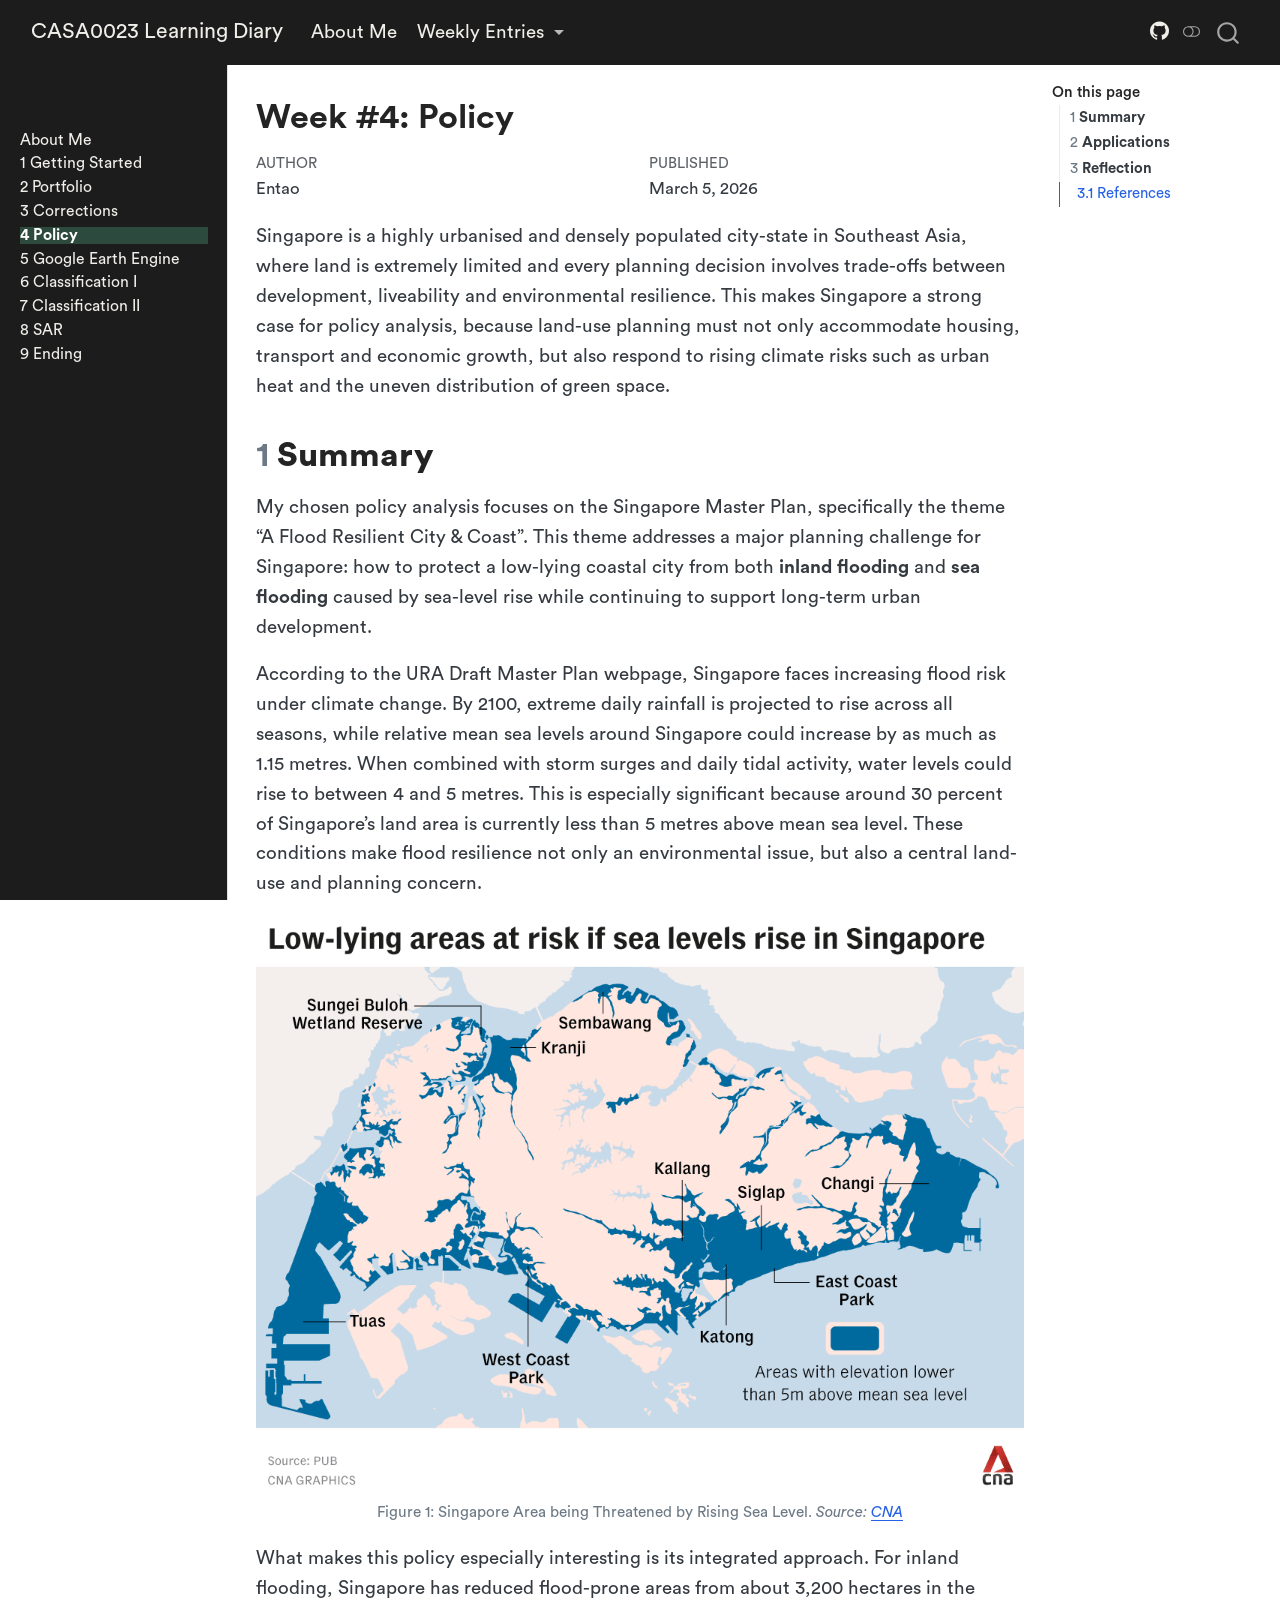
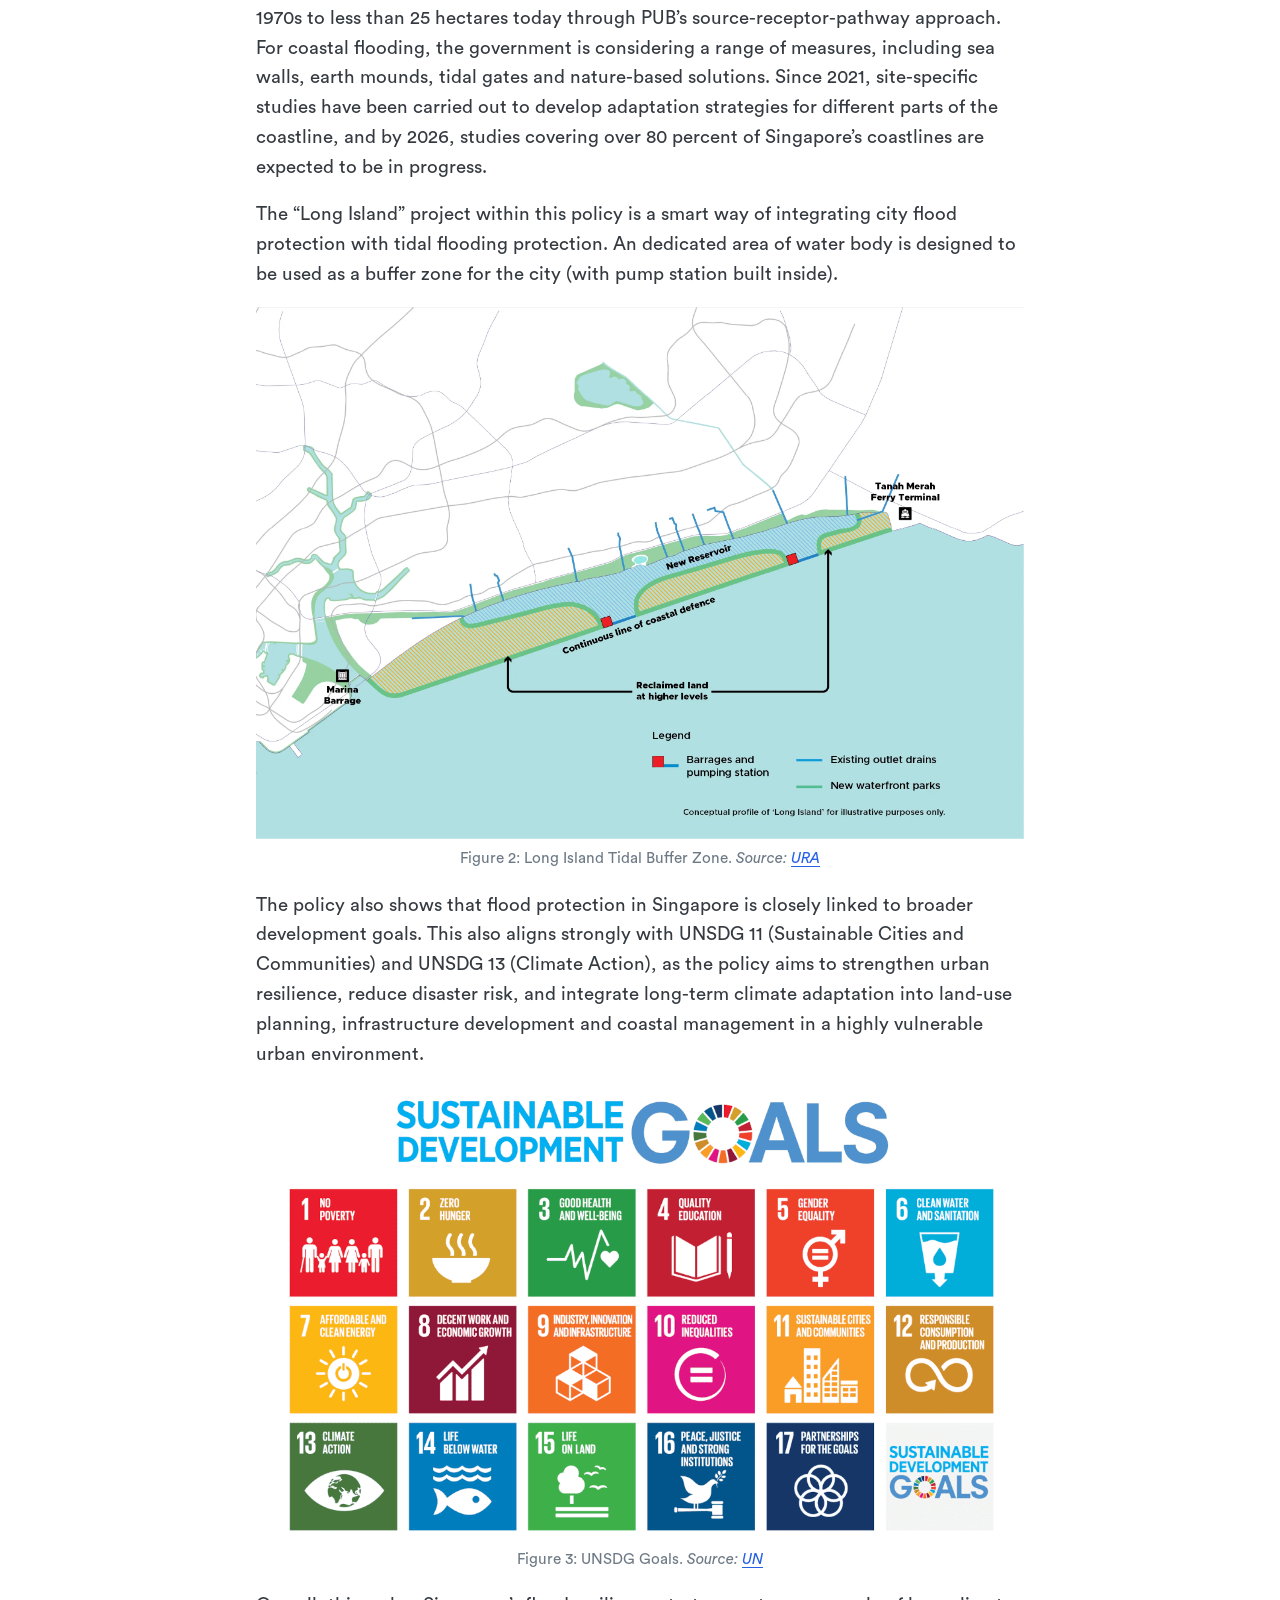
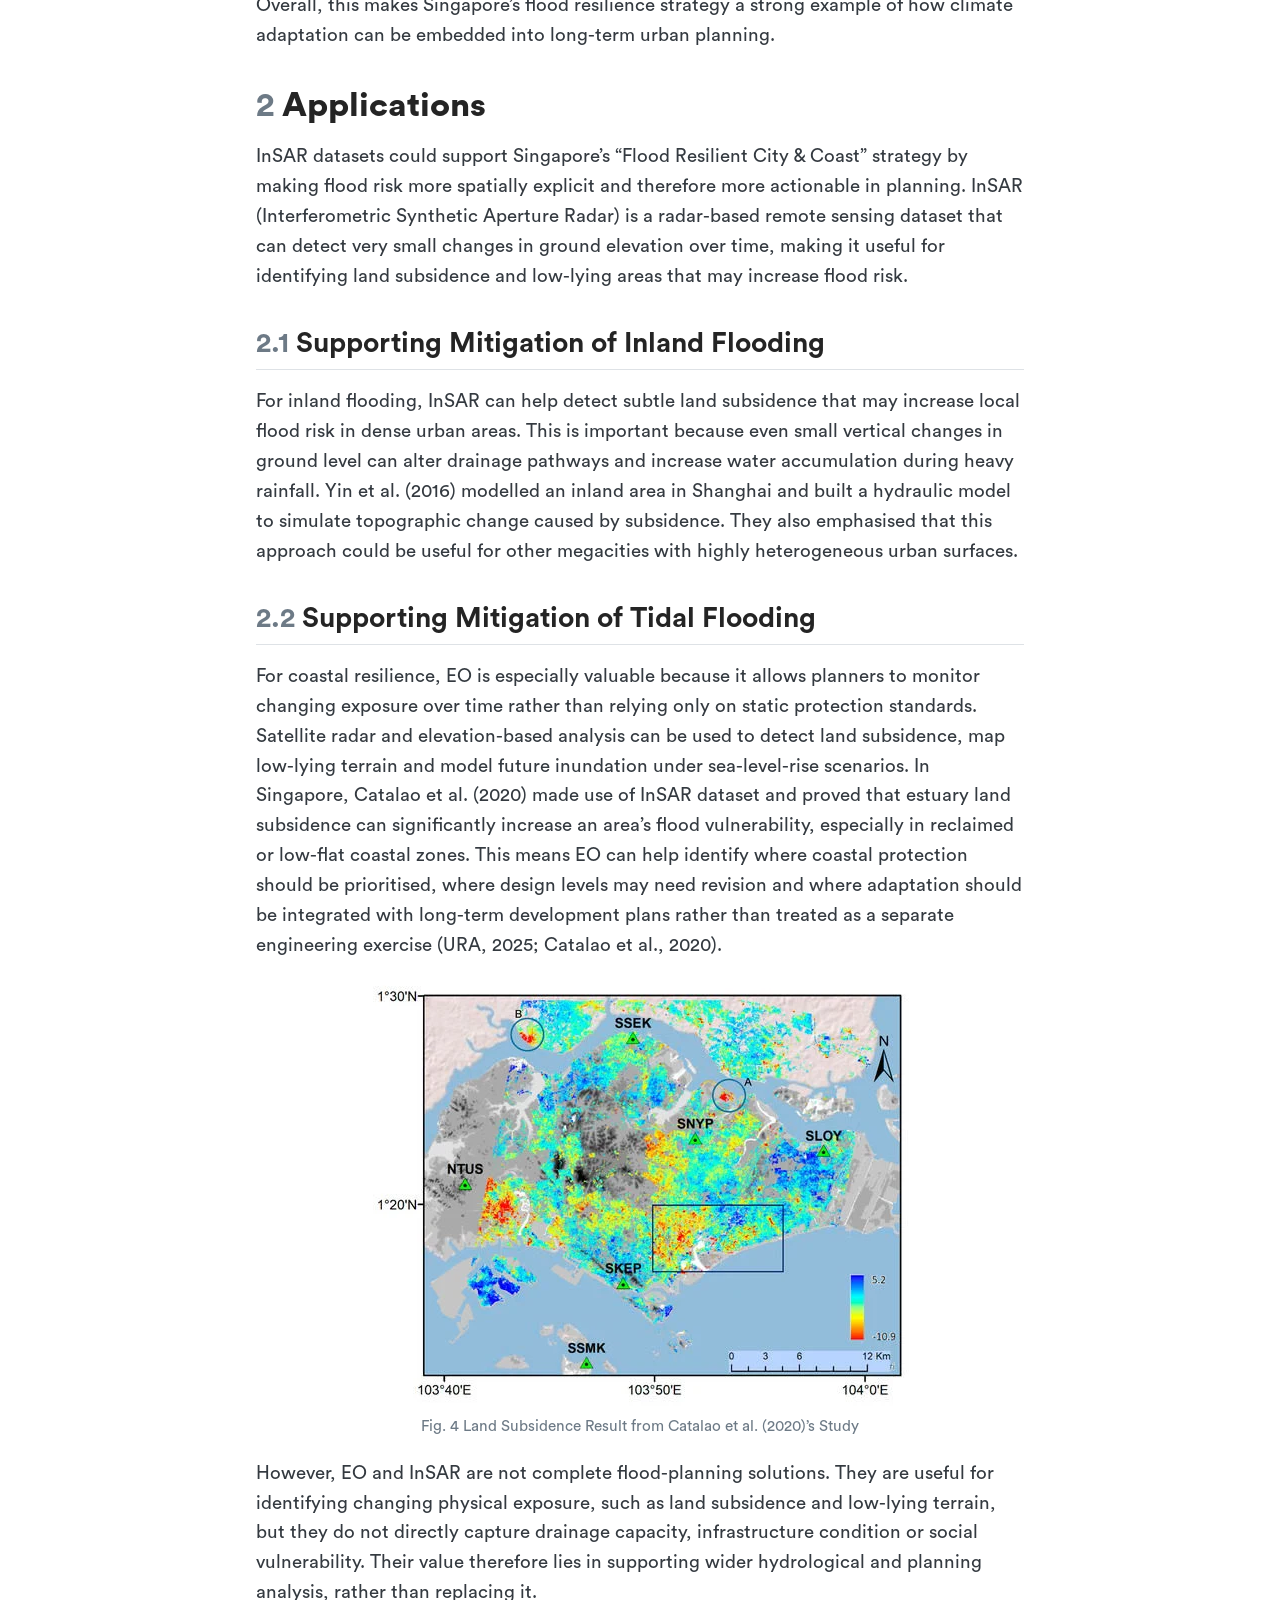
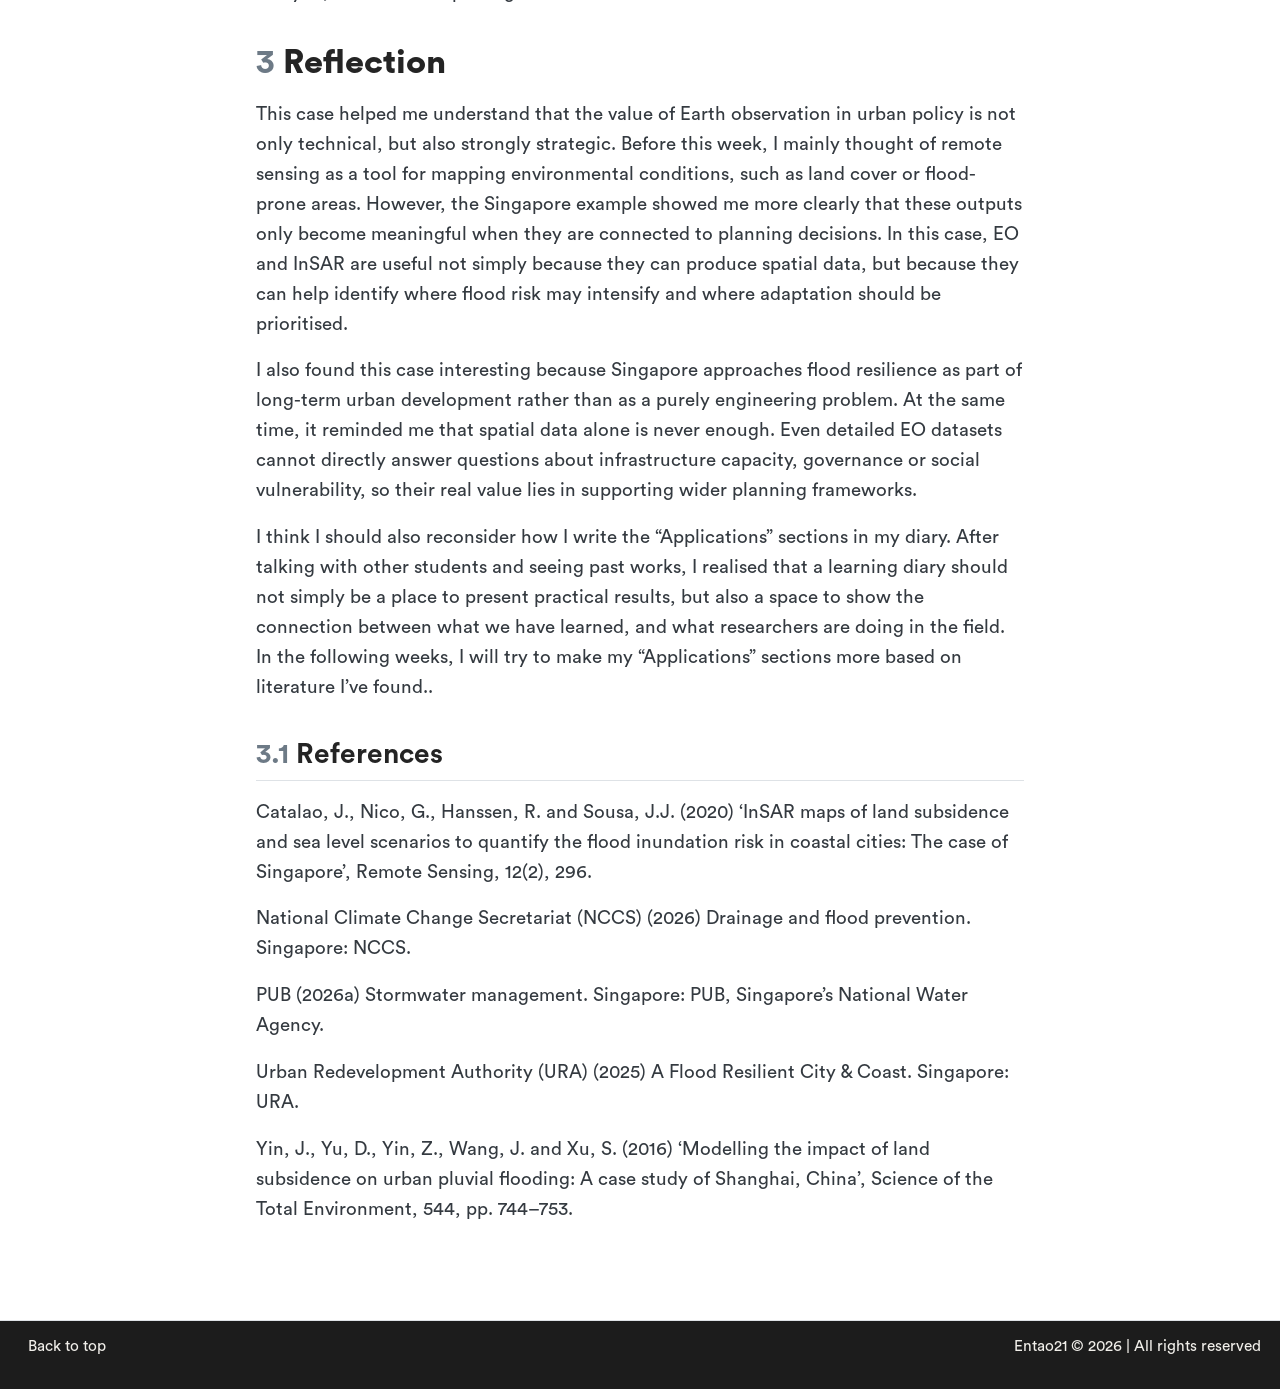
<file: docs/weeks/week4.html>
<!DOCTYPE html>
<html xmlns="http://www.w3.org/1999/xhtml" lang="en" xml:lang="en"><head>

<meta charset="utf-8">
<meta name="generator" content="quarto-1.9.27">

<meta name="viewport" content="width=device-width, initial-scale=1.0, user-scalable=yes">

<meta name="author" content="Entao">
<meta name="dcterms.date" content="2026-03-05">

<title>Week #4: Policy – CASA0023 Learning Diary</title>
<style>
/* Default styles provided by pandoc.
** See https://pandoc.org/MANUAL.html#variables-for-html for config info.
*/
code{white-space: pre-wrap;}
span.smallcaps{font-variant: small-caps;}
div.columns{display: flex; gap: min(4vw, 1.5em);}
div.column{flex: auto; overflow-x: auto;}
div.hanging-indent{margin-left: 1.5em; text-indent: -1.5em;}
ul.task-list{list-style: none;}
ul.task-list li input[type="checkbox"] {
  width: 0.8em;
  margin: 0 0.8em 0.2em -1em; /* quarto-specific, see https://github.com/quarto-dev/quarto-cli/issues/4556 */ 
  vertical-align: middle;
}
</style>


<script src="../site_libs/quarto-nav/quarto-nav.js"></script>
<script src="../site_libs/quarto-nav/headroom.min.js"></script>
<script src="../site_libs/clipboard/clipboard.min.js"></script>
<script src="../site_libs/quarto-search/autocomplete.umd.js"></script>
<script src="../site_libs/quarto-search/fuse.min.js"></script>
<script src="../site_libs/quarto-search/quarto-search.js"></script>
<meta name="quarto:offset" content="../">
<script src="../site_libs/quarto-html/quarto.js" type="module"></script>
<script src="../site_libs/quarto-html/tabsets/tabsets.js" type="module"></script>
<script src="../site_libs/quarto-html/popper.min.js"></script>
<script src="../site_libs/quarto-html/tippy.umd.min.js"></script>
<script src="../site_libs/quarto-html/anchor.min.js"></script>
<link href="../site_libs/quarto-html/tippy.css" rel="stylesheet">
<link href="../site_libs/quarto-html/quarto-syntax-highlighting-67e1af7abdb15bd5a2919d83736f6706.css" rel="stylesheet" class="quarto-color-scheme" id="quarto-text-highlighting-styles">
<link href="../site_libs/quarto-html/quarto-syntax-highlighting-dark-4f6ed13f903dd169c65400d30de9f695.css" rel="stylesheet" class="quarto-color-scheme quarto-color-alternate" id="quarto-text-highlighting-styles">
<link href="../site_libs/quarto-html/quarto-syntax-highlighting-67e1af7abdb15bd5a2919d83736f6706.css" rel="stylesheet" class="quarto-color-scheme-extra" id="quarto-text-highlighting-styles">
<script src="../site_libs/bootstrap/bootstrap.min.js"></script>
<link href="../site_libs/bootstrap/bootstrap-icons.css" rel="stylesheet">
<link href="../site_libs/bootstrap/bootstrap-9ba38ff278d7fd0be93897049b419520.min.css" rel="stylesheet" append-hash="true" class="quarto-color-scheme" id="quarto-bootstrap" data-mode="light">
<link href="../site_libs/bootstrap/bootstrap-dark-483145255f56ea961f490df5ea6782d4.min.css" rel="stylesheet" append-hash="true" class="quarto-color-scheme quarto-color-alternate" id="quarto-bootstrap" data-mode="dark">
<link href="../site_libs/bootstrap/bootstrap-9ba38ff278d7fd0be93897049b419520.min.css" rel="stylesheet" append-hash="true" class="quarto-color-scheme-extra" id="quarto-bootstrap" data-mode="light">
<script id="quarto-search-options" type="application/json">{
  "location": "navbar",
  "copy-button": false,
  "collapse-after": 3,
  "panel-placement": "end",
  "type": "overlay",
  "limit": 50,
  "keyboard-shortcut": [
    "f",
    "/",
    "s"
  ],
  "show-item-context": false,
  "language": {
    "search-no-results-text": "No results",
    "search-matching-documents-text": "matching documents",
    "search-copy-link-title": "Copy link to search",
    "search-hide-matches-text": "Hide additional matches",
    "search-more-match-text": "more match in this document",
    "search-more-matches-text": "more matches in this document",
    "search-clear-button-title": "Clear",
    "search-text-placeholder": "",
    "search-detached-cancel-button-title": "Cancel",
    "search-submit-button-title": "Submit",
    "search-label": "Search"
  }
}</script>
<style>html{ scroll-behavior: smooth; }</style>


<link rel="stylesheet" href="../styles.css">
</head>

<body class="nav-sidebar docked nav-fixed quarto-light"><script id="quarto-html-before-body" type="application/javascript">
    const toggleBodyColorMode = (bsSheetEl) => {
      const mode = bsSheetEl.getAttribute("data-mode");
      const bodyEl = window.document.querySelector("body");
      if (mode === "dark") {
        bodyEl.classList.add("quarto-dark");
        bodyEl.classList.remove("quarto-light");
      } else {
        bodyEl.classList.add("quarto-light");
        bodyEl.classList.remove("quarto-dark");
      }
    }
    const toggleBodyColorPrimary = () => {
      const bsSheetEl = window.document.querySelector("link#quarto-bootstrap:not([rel=disabled-stylesheet])");
      if (bsSheetEl) {
        toggleBodyColorMode(bsSheetEl);
      }
    }
    const setColorSchemeToggle = (alternate) => {
      const toggles = window.document.querySelectorAll('.quarto-color-scheme-toggle');
      for (let i=0; i < toggles.length; i++) {
        const toggle = toggles[i];
        if (toggle) {
          if (alternate) {
            toggle.classList.add("alternate");
          } else {
            toggle.classList.remove("alternate");
          }
        }
      }
    };
    const toggleColorMode = (alternate) => {
      // Switch the stylesheets
      const primaryStylesheets = window.document.querySelectorAll('link.quarto-color-scheme:not(.quarto-color-alternate)');
      const alternateStylesheets = window.document.querySelectorAll('link.quarto-color-scheme.quarto-color-alternate');
      manageTransitions('#quarto-margin-sidebar .nav-link', false);
      if (alternate) {
        // note: dark is layered on light, we don't disable primary!
        enableStylesheet(alternateStylesheets);
        for (const sheetNode of alternateStylesheets) {
          if (sheetNode.id === "quarto-bootstrap") {
            toggleBodyColorMode(sheetNode);
          }
        }
      } else {
        disableStylesheet(alternateStylesheets);
        enableStylesheet(primaryStylesheets)
        toggleBodyColorPrimary();
      }
      manageTransitions('#quarto-margin-sidebar .nav-link', true);
      // Switch the toggles
      setColorSchemeToggle(alternate)
      // Hack to workaround the fact that safari doesn't
      // properly recolor the scrollbar when toggling (#1455)
      if (navigator.userAgent.indexOf('Safari') > 0 && navigator.userAgent.indexOf('Chrome') == -1) {
        manageTransitions("body", false);
        window.scrollTo(0, 1);
        setTimeout(() => {
          window.scrollTo(0, 0);
          manageTransitions("body", true);
        }, 40);
      }
    }
    const disableStylesheet = (stylesheets) => {
      for (let i=0; i < stylesheets.length; i++) {
        const stylesheet = stylesheets[i];
        stylesheet.rel = 'disabled-stylesheet';
      }
    }
    const enableStylesheet = (stylesheets) => {
      for (let i=0; i < stylesheets.length; i++) {
        const stylesheet = stylesheets[i];
        if(stylesheet.rel !== 'stylesheet') { // for Chrome, which will still FOUC without this check
          stylesheet.rel = 'stylesheet';
        }
      }
    }
    const manageTransitions = (selector, allowTransitions) => {
      const els = window.document.querySelectorAll(selector);
      for (let i=0; i < els.length; i++) {
        const el = els[i];
        if (allowTransitions) {
          el.classList.remove('notransition');
        } else {
          el.classList.add('notransition');
        }
      }
    }
    const isFileUrl = () => {
      return window.location.protocol === 'file:';
    }
    const hasAlternateSentinel = () => {
      let styleSentinel = getColorSchemeSentinel();
      if (styleSentinel !== null) {
        return styleSentinel === "alternate";
      } else {
        return false;
      }
    }
    const setStyleSentinel = (alternate) => {
      const value = alternate ? "alternate" : "default";
      if (!isFileUrl()) {
        window.localStorage.setItem("quarto-color-scheme", value);
      } else {
        localAlternateSentinel = value;
      }
    }
    const getColorSchemeSentinel = () => {
      if (!isFileUrl()) {
        const storageValue = window.localStorage.getItem("quarto-color-scheme");
        return storageValue != null ? storageValue : localAlternateSentinel;
      } else {
        return localAlternateSentinel;
      }
    }
    const toggleGiscusIfUsed = (isAlternate, darkModeDefault) => {
      const baseTheme = document.querySelector('#giscus-base-theme')?.value ?? 'light';
      const alternateTheme = document.querySelector('#giscus-alt-theme')?.value ?? 'dark';
      let newTheme = '';
      if(authorPrefersDark) {
        newTheme = isAlternate ? baseTheme : alternateTheme;
      } else {
        newTheme = isAlternate ? alternateTheme : baseTheme;
      }
      const changeGiscusTheme = () => {
        // From: https://github.com/giscus/giscus/issues/336
        const sendMessage = (message) => {
          const iframe = document.querySelector('iframe.giscus-frame');
          if (!iframe) return;
          iframe.contentWindow.postMessage({ giscus: message }, 'https://giscus.app');
        }
        sendMessage({
          setConfig: {
            theme: newTheme
          }
        });
      }
      const isGiscussLoaded = window.document.querySelector('iframe.giscus-frame') !== null;
      if (isGiscussLoaded) {
        changeGiscusTheme();
      }
    };
    const authorPrefersDark = false;
    const darkModeDefault = authorPrefersDark;
      document.querySelector('link#quarto-text-highlighting-styles.quarto-color-scheme-extra').rel = 'disabled-stylesheet';
      document.querySelector('link#quarto-bootstrap.quarto-color-scheme-extra').rel = 'disabled-stylesheet';
    let localAlternateSentinel = darkModeDefault ? 'alternate' : 'default';
    // Dark / light mode switch
    window.quartoToggleColorScheme = () => {
      // Read the current dark / light value
      let toAlternate = !hasAlternateSentinel();
      toggleColorMode(toAlternate);
      setStyleSentinel(toAlternate);
      toggleGiscusIfUsed(toAlternate, darkModeDefault);
      window.dispatchEvent(new Event('resize'));
    };
    // Switch to dark mode if need be
    if (hasAlternateSentinel()) {
      toggleColorMode(true);
    } else {
      toggleColorMode(false);
    }
  </script>

<div id="quarto-search-results"></div>
  <header id="quarto-header" class="headroom fixed-top">
    <nav class="navbar navbar-expand-lg " data-bs-theme="dark">
      <div class="navbar-container container-fluid">
      <div class="navbar-brand-container mx-auto">
    <a class="navbar-brand" href="../index.html">
    <span class="navbar-title">CASA0023 Learning Diary</span>
    </a>
  </div>
            <div id="quarto-search" class="" title="Search"></div>
          <button class="navbar-toggler" type="button" data-bs-toggle="collapse" data-bs-target="#navbarCollapse" aria-controls="navbarCollapse" role="menu" aria-expanded="false" aria-label="Toggle navigation" onclick="if (window.quartoToggleHeadroom) { window.quartoToggleHeadroom(); }">
  <span class="navbar-toggler-icon"></span>
</button>
          <div class="collapse navbar-collapse" id="navbarCollapse">
            <ul class="navbar-nav navbar-nav-scroll me-auto">
  <li class="nav-item">
    <a class="nav-link active" href="../index.html" aria-current="page"> 
<span class="menu-text">About Me</span></a>
  </li>  
  <li class="nav-item dropdown ">
    <a class="nav-link dropdown-toggle" href="#" id="nav-menu-weekly-entries" role="link" data-bs-toggle="dropdown" aria-expanded="false">
 <span class="menu-text">Weekly Entries</span>
    </a>
    <ul class="dropdown-menu" aria-labelledby="nav-menu-weekly-entries">    
        <li>
    <a class="dropdown-item" href="../weeks/week1.html">
 <span class="dropdown-text">Week 1: Getting Started</span></a>
  </li>  
        <li>
    <a class="dropdown-item" href="../weeks/week2.html">
 <span class="dropdown-text">Week 2: Portfolio</span></a>
  </li>  
        <li>
    <a class="dropdown-item" href="../weeks/week3.html">
 <span class="dropdown-text">Week 3: Corrections</span></a>
  </li>  
        <li>
    <a class="dropdown-item" href="../weeks/week4.html">
 <span class="dropdown-text">Week 4: Policy</span></a>
  </li>  
        <li>
    <a class="dropdown-item" href="../weeks/week5.html">
 <span class="dropdown-text">Week 5: Google Earth Engine</span></a>
  </li>  
        <li>
    <a class="dropdown-item" href="../weeks/week6.html">
 <span class="dropdown-text">Week 6: Classification 1</span></a>
  </li>  
        <li>
    <a class="dropdown-item" href="../weeks/week7.html">
 <span class="dropdown-text">Week 7: Classification 2</span></a>
  </li>  
        <li>
    <a class="dropdown-item" href="../weeks/week8.html">
 <span class="dropdown-text">Week 8: SAR</span></a>
  </li>  
        <li>
    <a class="dropdown-item" href="../weeks/week9.html">
 <span class="dropdown-text">Week 9: Ending</span></a>
  </li>  
    </ul>
  </li>
</ul>
            <ul class="navbar-nav navbar-nav-scroll ms-auto">
  <li class="nav-item compact">
    <a class="nav-link" href="https://github.com/Entao21/rs4ct"> <i class="bi bi-github" role="img" aria-label="GitHub">
</i> 
<span class="menu-text"></span></a>
  </li>  
</ul>
          </div> <!-- /navcollapse -->
            <div class="quarto-navbar-tools">
  <a href="" class="quarto-color-scheme-toggle quarto-navigation-tool  px-1" onclick="window.quartoToggleColorScheme(); return false;" title="Toggle dark mode"><i class="bi"></i></a>
</div>
      </div> <!-- /container-fluid -->
    </nav>
  <nav class="quarto-secondary-nav">
    <div class="container-fluid d-flex">
      <button type="button" class="quarto-btn-toggle btn" data-bs-toggle="collapse" role="button" data-bs-target=".quarto-sidebar-collapse-item" aria-controls="quarto-sidebar" aria-expanded="false" aria-label="Toggle sidebar navigation" onclick="if (window.quartoToggleHeadroom) { window.quartoToggleHeadroom(); }">
        <i class="bi bi-layout-text-sidebar-reverse"></i>
      </button>
        <nav class="quarto-page-breadcrumbs" aria-label="breadcrumb"><ol class="breadcrumb"><li class="breadcrumb-item"><a href="../weeks/week4.html">4 Policy</a></li></ol></nav>
        <a class="flex-grow-1" role="navigation" data-bs-toggle="collapse" data-bs-target=".quarto-sidebar-collapse-item" aria-controls="quarto-sidebar" aria-expanded="false" aria-label="Toggle sidebar navigation" onclick="if (window.quartoToggleHeadroom) { window.quartoToggleHeadroom(); }">      
        </a>
      <button type="button" class="btn quarto-search-button" aria-label="Search" onclick="window.quartoOpenSearch();">
        <i class="bi bi-search"></i>
      </button>
    </div>
  </nav>
</header>
<!-- content -->
<div id="quarto-content" class="quarto-container page-columns page-rows-contents page-layout-article page-navbar">
<!-- sidebar -->
  <nav id="quarto-sidebar" class="sidebar collapse collapse-horizontal quarto-sidebar-collapse-item sidebar-navigation docked overflow-auto">
        <div class="mt-2 flex-shrink-0 align-items-center">
        <div class="sidebar-search">
        <div id="quarto-search" class="" title="Search"></div>
        </div>
        </div>
    <div class="sidebar-menu-container"> 
    <ul class="list-unstyled mt-1">
        <li class="sidebar-item">
  <div class="sidebar-item-container"> 
  <a href="../index.html" class="sidebar-item-text sidebar-link">
 <span class="menu-text">About Me</span></a>
  </div>
</li>
        <li class="sidebar-item">
  <div class="sidebar-item-container"> 
  <a href="../weeks/week1.html" class="sidebar-item-text sidebar-link">
 <span class="menu-text">1 Getting Started</span></a>
  </div>
</li>
        <li class="sidebar-item">
  <div class="sidebar-item-container"> 
  <a href="../weeks/week2.html" class="sidebar-item-text sidebar-link">
 <span class="menu-text">2 Portfolio</span></a>
  </div>
</li>
        <li class="sidebar-item">
  <div class="sidebar-item-container"> 
  <a href="../weeks/week3.html" class="sidebar-item-text sidebar-link">
 <span class="menu-text">3 Corrections</span></a>
  </div>
</li>
        <li class="sidebar-item">
  <div class="sidebar-item-container"> 
  <a href="../weeks/week4.html" class="sidebar-item-text sidebar-link active">
 <span class="menu-text">4 Policy</span></a>
  </div>
</li>
        <li class="sidebar-item">
  <div class="sidebar-item-container"> 
  <a href="../weeks/week5.html" class="sidebar-item-text sidebar-link">
 <span class="menu-text">5 Google Earth Engine</span></a>
  </div>
</li>
        <li class="sidebar-item">
  <div class="sidebar-item-container"> 
  <a href="../weeks/week6.html" class="sidebar-item-text sidebar-link">
 <span class="menu-text">6 Classification I</span></a>
  </div>
</li>
        <li class="sidebar-item">
  <div class="sidebar-item-container"> 
  <a href="../weeks/week7.html" class="sidebar-item-text sidebar-link">
 <span class="menu-text">7 Classification II</span></a>
  </div>
</li>
        <li class="sidebar-item">
  <div class="sidebar-item-container"> 
  <a href="../weeks/week8.html" class="sidebar-item-text sidebar-link">
 <span class="menu-text">8 SAR</span></a>
  </div>
</li>
        <li class="sidebar-item">
  <div class="sidebar-item-container"> 
  <a href="../weeks/week9.html" class="sidebar-item-text sidebar-link">
 <span class="menu-text">9 Ending</span></a>
  </div>
</li>
    </ul>
    </div>
</nav>
<div id="quarto-sidebar-glass" class="quarto-sidebar-collapse-item" data-bs-toggle="collapse" data-bs-target=".quarto-sidebar-collapse-item"></div>
<!-- margin-sidebar -->
    <div id="quarto-margin-sidebar" class="sidebar margin-sidebar">
        <nav id="TOC" role="doc-toc" class="toc-active">
    <h2 id="toc-title">On this page</h2>
   
  <ul>
  <li><a href="#summary" id="toc-summary" class="nav-link active" data-scroll-target="#summary"><span class="header-section-number">1</span> <strong>Summary</strong></a></li>
  <li><a href="#applications" id="toc-applications" class="nav-link" data-scroll-target="#applications"><span class="header-section-number">2</span> <strong>Applications</strong></a>
  <ul class="collapse">
  <li><a href="#supporting-mitigation-of-inland-flooding" id="toc-supporting-mitigation-of-inland-flooding" class="nav-link" data-scroll-target="#supporting-mitigation-of-inland-flooding"><span class="header-section-number">2.1</span> Supporting Mitigation of Inland Flooding</a></li>
  <li><a href="#supporting-mitigation-of-tidal-flooding" id="toc-supporting-mitigation-of-tidal-flooding" class="nav-link" data-scroll-target="#supporting-mitigation-of-tidal-flooding"><span class="header-section-number">2.2</span> Supporting Mitigation of Tidal Flooding</a></li>
  </ul></li>
  <li><a href="#reflection" id="toc-reflection" class="nav-link" data-scroll-target="#reflection"><span class="header-section-number">3</span> <strong>Reflection</strong></a>
  <ul class="collapse">
  <li><a href="#references" id="toc-references" class="nav-link" data-scroll-target="#references"><span class="header-section-number">3.1</span> References</a></li>
  </ul></li>
  </ul>
</nav>
    </div>
<!-- main -->
<main class="content" id="quarto-document-content">


<header id="title-block-header" class="quarto-title-block default">
<div class="quarto-title">
<h1 class="title">Week #4: Policy</h1>
</div>



<div class="quarto-title-meta">

    <div>
    <div class="quarto-title-meta-heading">Author</div>
    <div class="quarto-title-meta-contents">
             <p>Entao </p>
          </div>
  </div>
    
    <div>
    <div class="quarto-title-meta-heading">Published</div>
    <div class="quarto-title-meta-contents">
      <p class="date">March 5, 2026</p>
    </div>
  </div>
  
    
  </div>
  


</header>


<p>Singapore is a highly urbanised and densely populated city-state in Southeast Asia, where land is extremely limited and every planning decision involves trade-offs between development, liveability and environmental resilience. This makes Singapore a strong case for policy analysis, because land-use planning must not only accommodate housing, transport and economic growth, but also respond to rising climate risks such as urban heat and the uneven distribution of green space.</p>
<section id="summary" class="level1" data-number="1">
<h1 data-number="1"><span class="header-section-number">1</span> <strong>Summary</strong></h1>
<p>My chosen policy analysis focuses on the Singapore Master Plan, specifically the theme “A Flood Resilient City &amp; Coast”. This theme addresses a major planning challenge for Singapore: how to protect a low-lying coastal city from both <strong>inland flooding</strong> and <strong>sea flooding</strong> caused by sea-level rise while continuing to support long-term urban development.</p>
<p>According to the URA Draft Master Plan webpage, Singapore faces increasing flood risk under climate change. By 2100, extreme daily rainfall is projected to rise across all seasons, while relative mean sea levels around Singapore could increase by as much as 1.15 metres. When combined with storm surges and daily tidal activity, water levels could rise to between 4 and 5 metres. This is especially significant because around 30 percent of Singapore’s land area is currently less than 5 metres above mean sea level. These conditions make flood resilience not only an environmental issue, but also a central land-use and planning concern.</p>
<div id="fig-threat" class="quarto-float quarto-figure quarto-figure-center anchored" data-fig-align="center">
<figure class="quarto-float quarto-float-fig figure">
<div aria-describedby="fig-threat-caption-0ceaefa1-69ba-4598-a22c-09a6ac19f8ca">
<img src="../resources/pictures4/ther.png" class="img-fluid figure-img">
</div>
<figcaption class="quarto-float-caption-bottom quarto-float-caption quarto-float-fig" id="fig-threat-caption-0ceaefa1-69ba-4598-a22c-09a6ac19f8ca">
Figure&nbsp;1: Singapore Area being Threatened by Rising Sea Level. <em>Source: <a href="https://www.climateimpactstracker.com/climate-change-in-singapore/">CNA</a></em>
</figcaption>
</figure>
</div>
<p>What makes this policy especially interesting is its integrated approach. For inland flooding, Singapore has reduced flood-prone areas from about 3,200 hectares in the 1970s to less than 25 hectares today through PUB’s source-receptor-pathway approach. For coastal flooding, the government is considering a range of measures, including sea walls, earth mounds, tidal gates and nature-based solutions. Since 2021, site-specific studies have been carried out to develop adaptation strategies for different parts of the coastline, and by 2026, studies covering over 80 percent of Singapore’s coastlines are expected to be in progress.</p>
<p>The “Long Island” project within this policy is a smart way of integrating city flood protection with tidal flooding protection. An dedicated area of water body is designed to be used as a buffer zone for the city (with pump station built inside).</p>
<div id="fig-longisland" class="quarto-float quarto-figure quarto-figure-center anchored" data-fig-align="center">
<figure class="quarto-float quarto-float-fig figure">
<div aria-describedby="fig-longisland-caption-0ceaefa1-69ba-4598-a22c-09a6ac19f8ca">
<img src="../resources/pictures4/long.png" class="img-fluid figure-img">
</div>
<figcaption class="quarto-float-caption-bottom quarto-float-caption quarto-float-fig" id="fig-longisland-caption-0ceaefa1-69ba-4598-a22c-09a6ac19f8ca">
Figure&nbsp;2: Long Island Tidal Buffer Zone. <em>Source: <a href="https://www.uradraftmasterplan.gov.sg/themes/strengthening-urban-resilience/a-flood-resilient-city-and-coast/">URA</a></em>
</figcaption>
</figure>
</div>
<p>The policy also shows that flood protection in Singapore is closely linked to broader development goals. This also aligns strongly with UNSDG 11 (Sustainable Cities and Communities) and UNSDG 13 (Climate Action), as the policy aims to strengthen urban resilience, reduce disaster risk, and integrate long-term climate adaptation into land-use planning, infrastructure development and coastal management in a highly vulnerable urban environment.</p>
<div id="fig-sdg" class="quarto-float quarto-figure quarto-figure-center anchored" data-fig-align="center">
<figure class="quarto-float quarto-float-fig figure">
<div aria-describedby="fig-sdg-caption-0ceaefa1-69ba-4598-a22c-09a6ac19f8ca">
<img src="../resources/pictures4/sdg.png" class="img-fluid figure-img">
</div>
<figcaption class="quarto-float-caption-bottom quarto-float-caption quarto-float-fig" id="fig-sdg-caption-0ceaefa1-69ba-4598-a22c-09a6ac19f8ca">
Figure&nbsp;3: UNSDG Goals. <em>Source: <a href="https://sdgs.un.org/goals">UN</a></em>
</figcaption>
</figure>
</div>
<p>Overall, this makes Singapore’s flood resilience strategy a strong example of how climate adaptation can be embedded into long-term urban planning.</p>
</section>
<section id="applications" class="level1" data-number="2">
<h1 data-number="2"><span class="header-section-number">2</span> <strong>Applications</strong></h1>
<p>InSAR datasets could support Singapore’s “Flood Resilient City &amp; Coast” strategy by making flood risk more spatially explicit and therefore more actionable in planning. InSAR (Interferometric Synthetic Aperture Radar) is a radar-based remote sensing dataset that can detect very small changes in ground elevation over time, making it useful for identifying land subsidence and low-lying areas that may increase flood risk.</p>
<section id="supporting-mitigation-of-inland-flooding" class="level2" data-number="2.1">
<h2 data-number="2.1" class="anchored" data-anchor-id="supporting-mitigation-of-inland-flooding"><span class="header-section-number">2.1</span> Supporting Mitigation of Inland Flooding</h2>
<p>For inland flooding, InSAR can help detect subtle land subsidence that may increase local flood risk in dense urban areas. This is important because even small vertical changes in ground level can alter drainage pathways and increase water accumulation during heavy rainfall. Yin et al.&nbsp;(2016) modelled an inland area in Shanghai and built a hydraulic model to simulate topographic change caused by subsidence. They also emphasised that this approach could be useful for other megacities with highly heterogeneous urban surfaces.</p>
</section>
<section id="supporting-mitigation-of-tidal-flooding" class="level2" data-number="2.2">
<h2 data-number="2.2" class="anchored" data-anchor-id="supporting-mitigation-of-tidal-flooding"><span class="header-section-number">2.2</span> Supporting Mitigation of Tidal Flooding</h2>
<p>For coastal resilience, EO is especially valuable because it allows planners to monitor changing exposure over time rather than relying only on static protection standards. Satellite radar and elevation-based analysis can be used to detect land subsidence, map low-lying terrain and model future inundation under sea-level-rise scenarios. In Singapore, Catalao et al.&nbsp;(2020) made use of InSAR dataset and proved that estuary land subsidence can significantly increase an area’s flood vulnerability, especially in reclaimed or low-flat coastal zones. This means EO can help identify where coastal protection should be prioritised, where design levels may need revision and where adaptation should be integrated with long-term development plans rather than treated as a separate engineering exercise (URA, 2025; Catalao et al., 2020).</p>
<div style="text-align: center;">
<div class="quarto-figure quarto-figure-center">
<figure class="figure">
<p><img src="../resources/pictures4/re_ca.jpg" class="img-fluid figure-img"></p>
<figcaption>Fig. 4 Land Subsidence Result from Catalao et al.&nbsp;(2020)’s Study</figcaption>
</figure>
</div>
</div>
<p>However, EO and InSAR are not complete flood-planning solutions. They are useful for identifying changing physical exposure, such as land subsidence and low-lying terrain, but they do not directly capture drainage capacity, infrastructure condition or social vulnerability. Their value therefore lies in supporting wider hydrological and planning analysis, rather than replacing it.</p>
</section>
</section>
<section id="reflection" class="level1" data-number="3">
<h1 data-number="3"><span class="header-section-number">3</span> <strong>Reflection</strong></h1>
<p>This case helped me understand that the value of Earth observation in urban policy is not only technical, but also strongly strategic. Before this week, I mainly thought of remote sensing as a tool for mapping environmental conditions, such as land cover or flood-prone areas. However, the Singapore example showed me more clearly that these outputs only become meaningful when they are connected to planning decisions. In this case, EO and InSAR are useful not simply because they can produce spatial data, but because they can help identify where flood risk may intensify and where adaptation should be prioritised.</p>
<p>I also found this case interesting because Singapore approaches flood resilience as part of long-term urban development rather than as a purely engineering problem. At the same time, it reminded me that spatial data alone is never enough. Even detailed EO datasets cannot directly answer questions about infrastructure capacity, governance or social vulnerability, so their real value lies in supporting wider planning frameworks.</p>
<p>I think I should also reconsider how I write the “Applications” sections in my diary. After talking with other students and seeing past works, I realised that a learning diary should not simply be a place to present practical results, but also a space to show the connection between what we have learned, and what researchers are doing in the field. In the following weeks, I will try to make my “Applications” sections more based on literature I’ve found..</p>
<section id="references" class="level2" data-number="3.1">
<h2 data-number="3.1" class="anchored" data-anchor-id="references"><span class="header-section-number">3.1</span> References</h2>
<p>Catalao, J., Nico, G., Hanssen, R. and Sousa, J.J. (2020) ‘InSAR maps of land subsidence and sea level scenarios to quantify the flood inundation risk in coastal cities: The case of Singapore’, Remote Sensing, 12(2), 296.</p>
<p>National Climate Change Secretariat (NCCS) (2026) Drainage and flood prevention. Singapore: NCCS.</p>
<p>PUB (2026a) Stormwater management. Singapore: PUB, Singapore’s National Water Agency.</p>
<p>Urban Redevelopment Authority (URA) (2025) A Flood Resilient City &amp; Coast. Singapore: URA.</p>
<p>Yin, J., Yu, D., Yin, Z., Wang, J. and Xu, S. (2016) ‘Modelling the impact of land subsidence on urban pluvial flooding: A case study of Shanghai, China’, Science of the Total Environment, 544, pp.&nbsp;744–753.</p>


</section>
</section>

</main> <!-- /main -->
<script id="quarto-html-after-body" type="application/javascript">
  window.document.addEventListener("DOMContentLoaded", function (event) {
    // Ensure there is a toggle, if there isn't float one in the top right
    if (window.document.querySelector('.quarto-color-scheme-toggle') === null) {
      const a = window.document.createElement('a');
      a.classList.add('top-right');
      a.classList.add('quarto-color-scheme-toggle');
      a.href = "";
      a.onclick = function() { try { window.quartoToggleColorScheme(); } catch {} return false; };
      const i = window.document.createElement("i");
      i.classList.add('bi');
      a.appendChild(i);
      window.document.body.appendChild(a);
    }
    setColorSchemeToggle(hasAlternateSentinel())
    const icon = "";
    const anchorJS = new window.AnchorJS();
    anchorJS.options = {
      placement: 'right',
      icon: icon
    };
    anchorJS.add('.anchored');
    const isCodeAnnotation = (el) => {
      for (const clz of el.classList) {
        if (clz.startsWith('code-annotation-')) {                     
          return true;
        }
      }
      return false;
    }
    const onCopySuccess = function(e) {
      // button target
      const button = e.trigger;
      // don't keep focus
      button.blur();
      // flash "checked"
      button.classList.add('code-copy-button-checked');
      var currentTitle = button.getAttribute("title");
      button.setAttribute("title", "Copied!");
      let tooltip;
      if (window.bootstrap) {
        button.setAttribute("data-bs-toggle", "tooltip");
        button.setAttribute("data-bs-placement", "left");
        button.setAttribute("data-bs-title", "Copied!");
        tooltip = new bootstrap.Tooltip(button, 
          { trigger: "manual", 
            customClass: "code-copy-button-tooltip",
            offset: [0, -8]});
        tooltip.show();    
      }
      setTimeout(function() {
        if (tooltip) {
          tooltip.hide();
          button.removeAttribute("data-bs-title");
          button.removeAttribute("data-bs-toggle");
          button.removeAttribute("data-bs-placement");
        }
        button.setAttribute("title", currentTitle);
        button.classList.remove('code-copy-button-checked');
      }, 1000);
      // clear code selection
      e.clearSelection();
    }
    const getTextToCopy = function(trigger) {
      const outerScaffold = trigger.parentElement.cloneNode(true);
      const codeEl = outerScaffold.querySelector('code');
      for (const childEl of codeEl.children) {
        if (isCodeAnnotation(childEl)) {
          childEl.remove();
        }
      }
      return codeEl.innerText;
    }
    const clipboard = new window.ClipboardJS('.code-copy-button:not([data-in-quarto-modal])', {
      text: getTextToCopy
    });
    clipboard.on('success', onCopySuccess);
    if (window.document.getElementById('quarto-embedded-source-code-modal')) {
      const clipboardModal = new window.ClipboardJS('.code-copy-button[data-in-quarto-modal]', {
        text: getTextToCopy,
        container: window.document.getElementById('quarto-embedded-source-code-modal')
      });
      clipboardModal.on('success', onCopySuccess);
    }
      var localhostRegex = new RegExp(/^(?:http|https):\/\/localhost\:?[0-9]*\//);
      var mailtoRegex = new RegExp(/^mailto:/);
        var filterRegex = new RegExp("https:\/\/entao21\.github\.io\/rs4ct\/");
      var isInternal = (href) => {
          return filterRegex.test(href) || localhostRegex.test(href) || mailtoRegex.test(href);
      }
      // Inspect non-navigation links and adorn them if external
     var links = window.document.querySelectorAll('a[href]:not(.nav-link):not(.navbar-brand):not(.toc-action):not(.sidebar-link):not(.sidebar-item-toggle):not(.pagination-link):not(.no-external):not([aria-hidden]):not(.dropdown-item):not(.quarto-navigation-tool):not(.about-link)');
      for (var i=0; i<links.length; i++) {
        const link = links[i];
        if (!isInternal(link.href)) {
          // undo the damage that might have been done by quarto-nav.js in the case of
          // links that we want to consider external
          if (link.dataset.originalHref !== undefined) {
            link.href = link.dataset.originalHref;
          }
        }
      }
    function tippyHover(el, contentFn, onTriggerFn, onUntriggerFn) {
      const config = {
        allowHTML: true,
        maxWidth: 500,
        delay: 100,
        arrow: false,
        appendTo: function(el) {
            return el.parentElement;
        },
        interactive: true,
        interactiveBorder: 10,
        theme: 'quarto',
        placement: 'bottom-start',
      };
      if (contentFn) {
        config.content = contentFn;
      }
      if (onTriggerFn) {
        config.onTrigger = onTriggerFn;
      }
      if (onUntriggerFn) {
        config.onUntrigger = onUntriggerFn;
      }
      window.tippy(el, config); 
    }
    const noterefs = window.document.querySelectorAll('a[role="doc-noteref"]');
    for (var i=0; i<noterefs.length; i++) {
      const ref = noterefs[i];
      tippyHover(ref, function() {
        // use id or data attribute instead here
        let href = ref.getAttribute('data-footnote-href') || ref.getAttribute('href');
        try { href = new URL(href).hash; } catch {}
        const id = href.replace(/^#\/?/, "");
        const note = window.document.getElementById(id);
        if (note) {
          return note.innerHTML;
        } else {
          return "";
        }
      });
    }
    const xrefs = window.document.querySelectorAll('a.quarto-xref');
    const processXRef = (id, note) => {
      // Strip column container classes
      const stripColumnClz = (el) => {
        el.classList.remove("page-full", "page-columns");
        if (el.children) {
          for (const child of el.children) {
            stripColumnClz(child);
          }
        }
      }
      stripColumnClz(note)
      if (id === null || id.startsWith('sec-')) {
        // Special case sections, only their first couple elements
        const container = document.createElement("div");
        if (note.children && note.children.length > 2) {
          container.appendChild(note.children[0].cloneNode(true));
          for (let i = 1; i < note.children.length; i++) {
            const child = note.children[i];
            if (child.tagName === "P" && child.innerText === "") {
              continue;
            } else {
              container.appendChild(child.cloneNode(true));
              break;
            }
          }
          if (window.Quarto?.typesetMath) {
            window.Quarto.typesetMath(container);
          }
          return container.innerHTML
        } else {
          if (window.Quarto?.typesetMath) {
            window.Quarto.typesetMath(note);
          }
          return note.innerHTML;
        }
      } else {
        // Remove any anchor links if they are present
        const anchorLink = note.querySelector('a.anchorjs-link');
        if (anchorLink) {
          anchorLink.remove();
        }
        if (window.Quarto?.typesetMath) {
          window.Quarto.typesetMath(note);
        }
        if (note.classList.contains("callout")) {
          return note.outerHTML;
        } else {
          return note.innerHTML;
        }
      }
    }
    for (var i=0; i<xrefs.length; i++) {
      const xref = xrefs[i];
      tippyHover(xref, undefined, function(instance) {
        instance.disable();
        let url = xref.getAttribute('href');
        let hash = undefined; 
        if (url.startsWith('#')) {
          hash = url;
        } else {
          try { hash = new URL(url).hash; } catch {}
        }
        if (hash) {
          const id = hash.replace(/^#\/?/, "");
          const note = window.document.getElementById(id);
          if (note !== null) {
            try {
              const html = processXRef(id, note.cloneNode(true));
              instance.setContent(html);
            } finally {
              instance.enable();
              instance.show();
            }
          } else {
            // See if we can fetch this
            fetch(url.split('#')[0])
            .then(res => res.text())
            .then(html => {
              const parser = new DOMParser();
              const htmlDoc = parser.parseFromString(html, "text/html");
              const note = htmlDoc.getElementById(id);
              if (note !== null) {
                const html = processXRef(id, note);
                instance.setContent(html);
              } 
            }).finally(() => {
              instance.enable();
              instance.show();
            });
          }
        } else {
          // See if we can fetch a full url (with no hash to target)
          // This is a special case and we should probably do some content thinning / targeting
          fetch(url)
          .then(res => res.text())
          .then(html => {
            const parser = new DOMParser();
            const htmlDoc = parser.parseFromString(html, "text/html");
            const note = htmlDoc.querySelector('main.content');
            if (note !== null) {
              // This should only happen for chapter cross references
              // (since there is no id in the URL)
              // remove the first header
              if (note.children.length > 0 && note.children[0].tagName === "HEADER") {
                note.children[0].remove();
              }
              const html = processXRef(null, note);
              instance.setContent(html);
            } 
          }).finally(() => {
            instance.enable();
            instance.show();
          });
        }
      }, function(instance) {
      });
    }
        let selectedAnnoteEl;
        const selectorForAnnotation = ( cell, annotation) => {
          let cellAttr = 'data-code-cell="' + cell + '"';
          let lineAttr = 'data-code-annotation="' +  annotation + '"';
          const selector = 'span[' + cellAttr + '][' + lineAttr + ']';
          return selector;
        }
        const selectCodeLines = (annoteEl) => {
          const doc = window.document;
          const targetCell = annoteEl.getAttribute("data-target-cell");
          const targetAnnotation = annoteEl.getAttribute("data-target-annotation");
          const annoteSpan = window.document.querySelector(selectorForAnnotation(targetCell, targetAnnotation));
          const lines = annoteSpan.getAttribute("data-code-lines").split(",");
          const lineIds = lines.map((line) => {
            return targetCell + "-" + line;
          })
          let top = null;
          let height = null;
          let parent = null;
          if (lineIds.length > 0) {
              //compute the position of the single el (top and bottom and make a div)
              const el = window.document.getElementById(lineIds[0]);
              top = el.offsetTop;
              height = el.offsetHeight;
              parent = el.parentElement.parentElement;
            if (lineIds.length > 1) {
              const lastEl = window.document.getElementById(lineIds[lineIds.length - 1]);
              const bottom = lastEl.offsetTop + lastEl.offsetHeight;
              height = bottom - top;
            }
            if (top !== null && height !== null && parent !== null) {
              // cook up a div (if necessary) and position it 
              let div = window.document.getElementById("code-annotation-line-highlight");
              if (div === null) {
                div = window.document.createElement("div");
                div.setAttribute("id", "code-annotation-line-highlight");
                div.style.position = 'absolute';
                parent.appendChild(div);
              }
              div.style.top = top - 2 + "px";
              div.style.height = height + 4 + "px";
              div.style.left = 0;
              let gutterDiv = window.document.getElementById("code-annotation-line-highlight-gutter");
              if (gutterDiv === null) {
                gutterDiv = window.document.createElement("div");
                gutterDiv.setAttribute("id", "code-annotation-line-highlight-gutter");
                gutterDiv.style.position = 'absolute';
                const codeCell = window.document.getElementById(targetCell);
                const gutter = codeCell.querySelector('.code-annotation-gutter');
                gutter.appendChild(gutterDiv);
              }
              gutterDiv.style.top = top - 2 + "px";
              gutterDiv.style.height = height + 4 + "px";
            }
            selectedAnnoteEl = annoteEl;
          }
        };
        const unselectCodeLines = () => {
          const elementsIds = ["code-annotation-line-highlight", "code-annotation-line-highlight-gutter"];
          elementsIds.forEach((elId) => {
            const div = window.document.getElementById(elId);
            if (div) {
              div.remove();
            }
          });
          selectedAnnoteEl = undefined;
        };
          // Handle positioning of the toggle
      window.addEventListener(
        "resize",
        throttle(() => {
          elRect = undefined;
          if (selectedAnnoteEl) {
            selectCodeLines(selectedAnnoteEl);
          }
        }, 10)
      );
      function throttle(fn, ms) {
      let throttle = false;
      let timer;
        return (...args) => {
          if(!throttle) { // first call gets through
              fn.apply(this, args);
              throttle = true;
          } else { // all the others get throttled
              if(timer) clearTimeout(timer); // cancel #2
              timer = setTimeout(() => {
                fn.apply(this, args);
                timer = throttle = false;
              }, ms);
          }
        };
      }
        // Attach click handler to the DT
        const annoteDls = window.document.querySelectorAll('dt[data-target-cell]');
        for (const annoteDlNode of annoteDls) {
          annoteDlNode.addEventListener('click', (event) => {
            const clickedEl = event.target;
            if (clickedEl !== selectedAnnoteEl) {
              unselectCodeLines();
              const activeEl = window.document.querySelector('dt[data-target-cell].code-annotation-active');
              if (activeEl) {
                activeEl.classList.remove('code-annotation-active');
              }
              selectCodeLines(clickedEl);
              clickedEl.classList.add('code-annotation-active');
            } else {
              // Unselect the line
              unselectCodeLines();
              clickedEl.classList.remove('code-annotation-active');
            }
          });
        }
    const findCites = (el) => {
      const parentEl = el.parentElement;
      if (parentEl) {
        const cites = parentEl.dataset.cites;
        if (cites) {
          return {
            el,
            cites: cites.split(' ')
          };
        } else {
          return findCites(el.parentElement)
        }
      } else {
        return undefined;
      }
    };
    var bibliorefs = window.document.querySelectorAll('a[role="doc-biblioref"]');
    for (var i=0; i<bibliorefs.length; i++) {
      const ref = bibliorefs[i];
      const citeInfo = findCites(ref);
      if (citeInfo) {
        tippyHover(citeInfo.el, function() {
          var popup = window.document.createElement('div');
          citeInfo.cites.forEach(function(cite) {
            var citeDiv = window.document.createElement('div');
            citeDiv.classList.add('hanging-indent');
            citeDiv.classList.add('csl-entry');
            var biblioDiv = window.document.getElementById('ref-' + cite);
            if (biblioDiv) {
              citeDiv.innerHTML = biblioDiv.innerHTML;
            }
            popup.appendChild(citeDiv);
          });
          return popup.innerHTML;
        });
      }
    }
  });
  </script>
</div> <!-- /content -->
<footer class="footer">
  <div class="nav-footer">
    <div class="nav-footer-left">
      <ul class="footer-items list-unstyled">
    <li class="nav-item">
    <a class="nav-link" href="../#">
<p>Back to top</p>
</a>
  </li>  
</ul>
    </div>   
    <div class="nav-footer-center">
      &nbsp;
    </div>
    <div class="nav-footer-right">
      <ul class="footer-items list-unstyled">
    <li class="nav-item">
 Entao21 © 2026 | All rights reserved
  </li>  
</ul>
    </div>
  </div>
</footer>




<script src="../site_libs/quarto-html/zenscroll-min.js"></script>
</body></html>
</file>
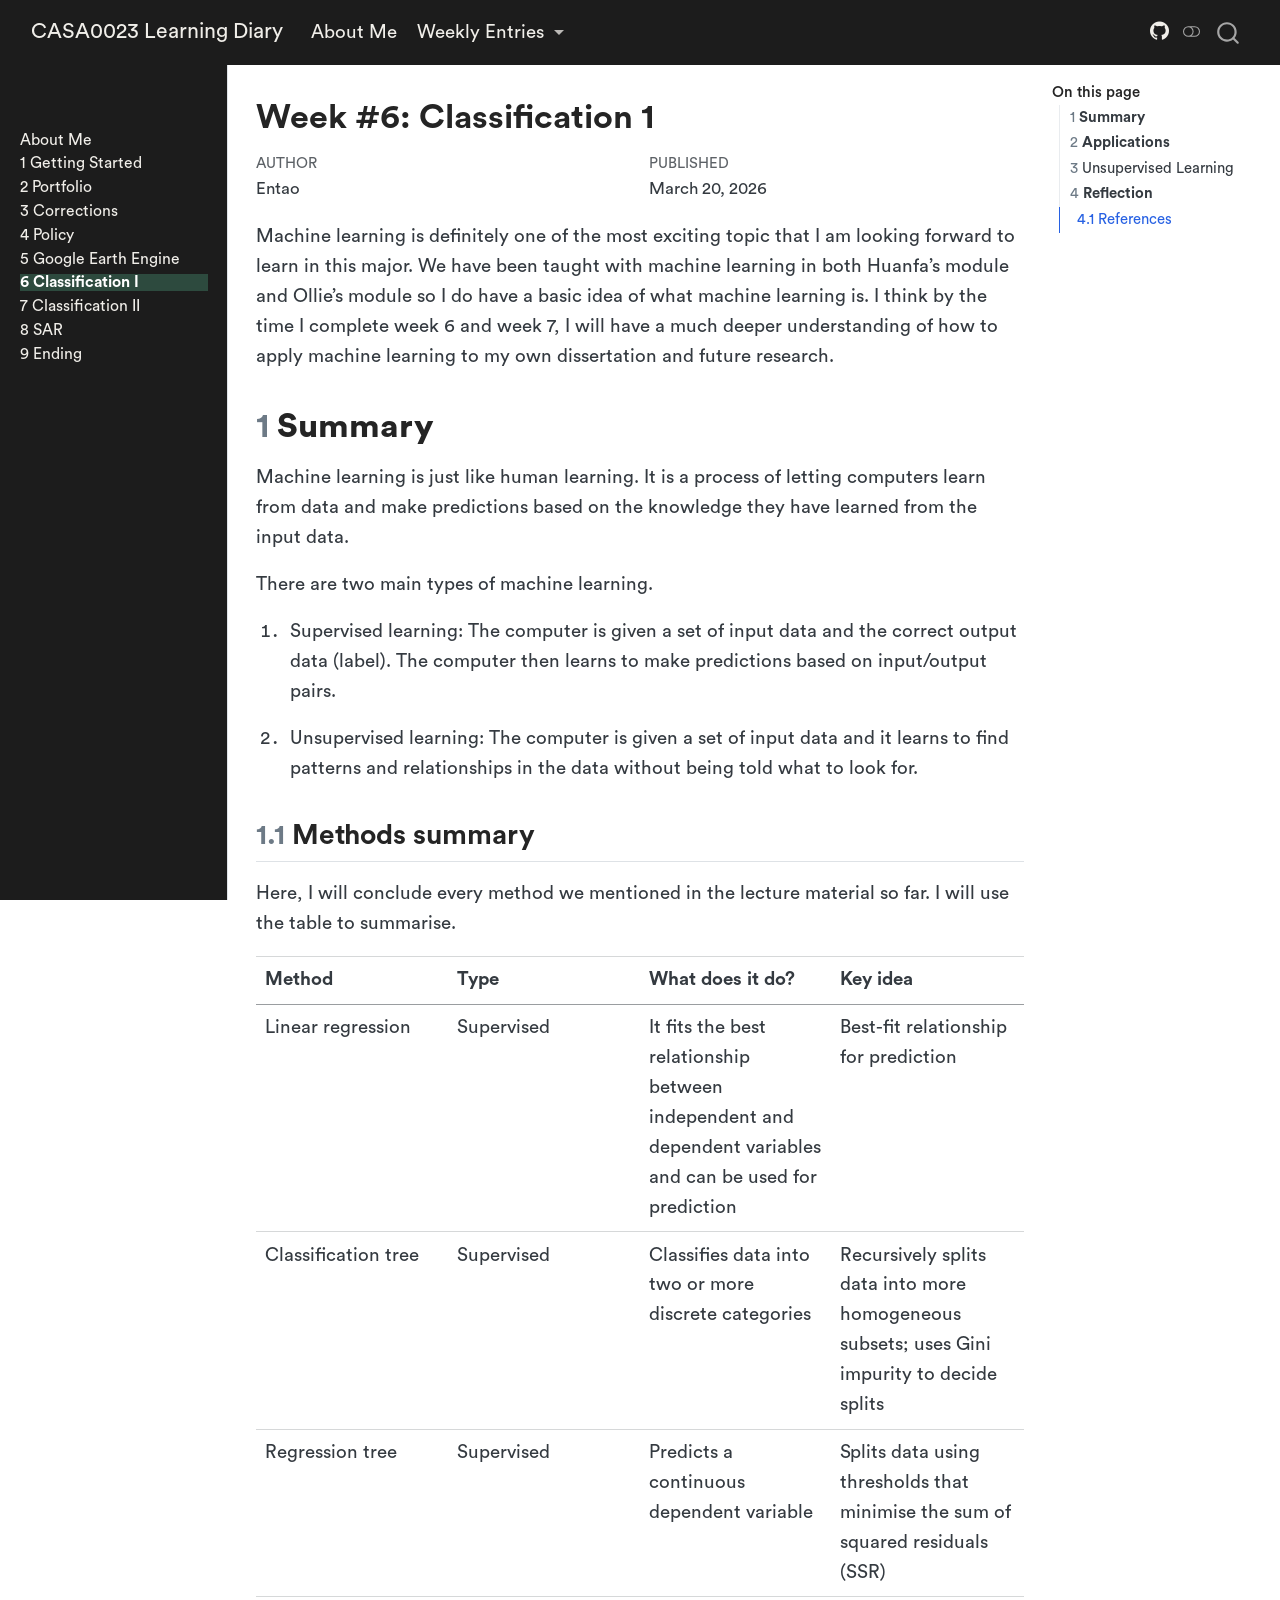
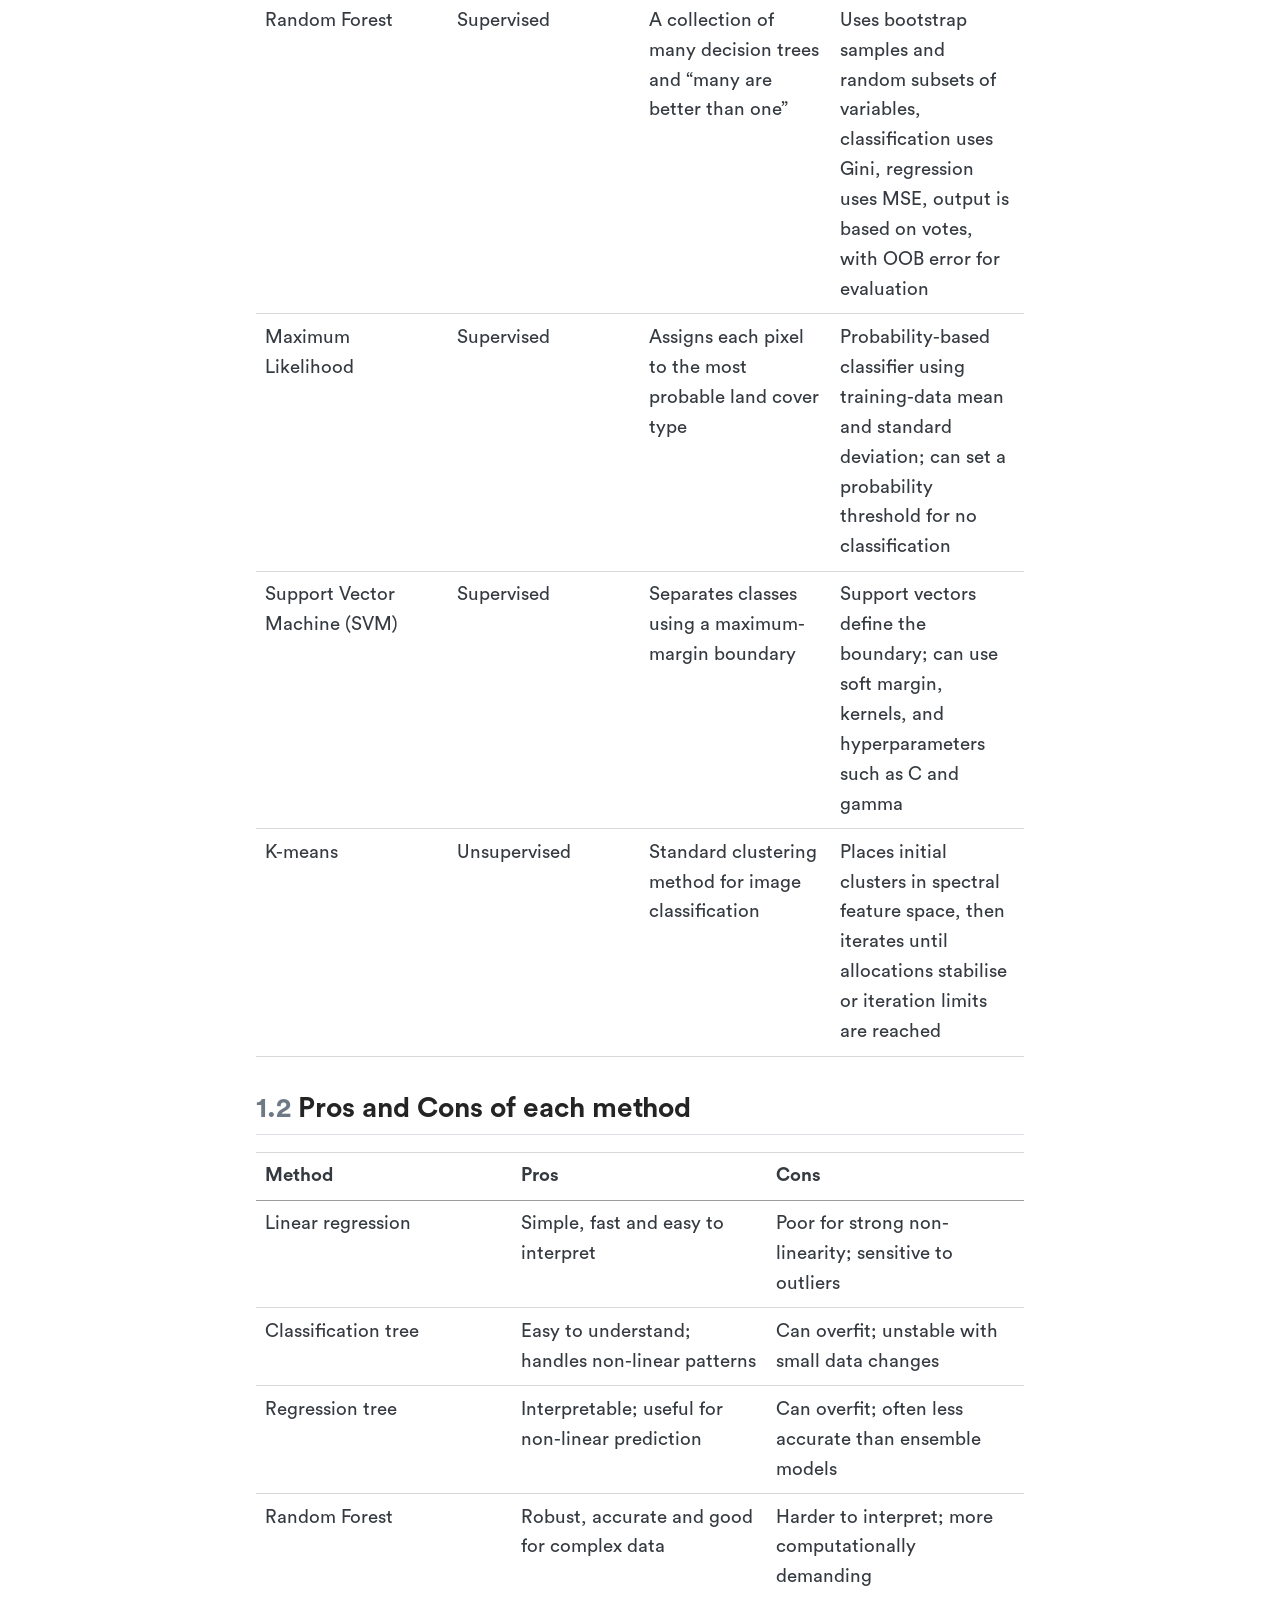
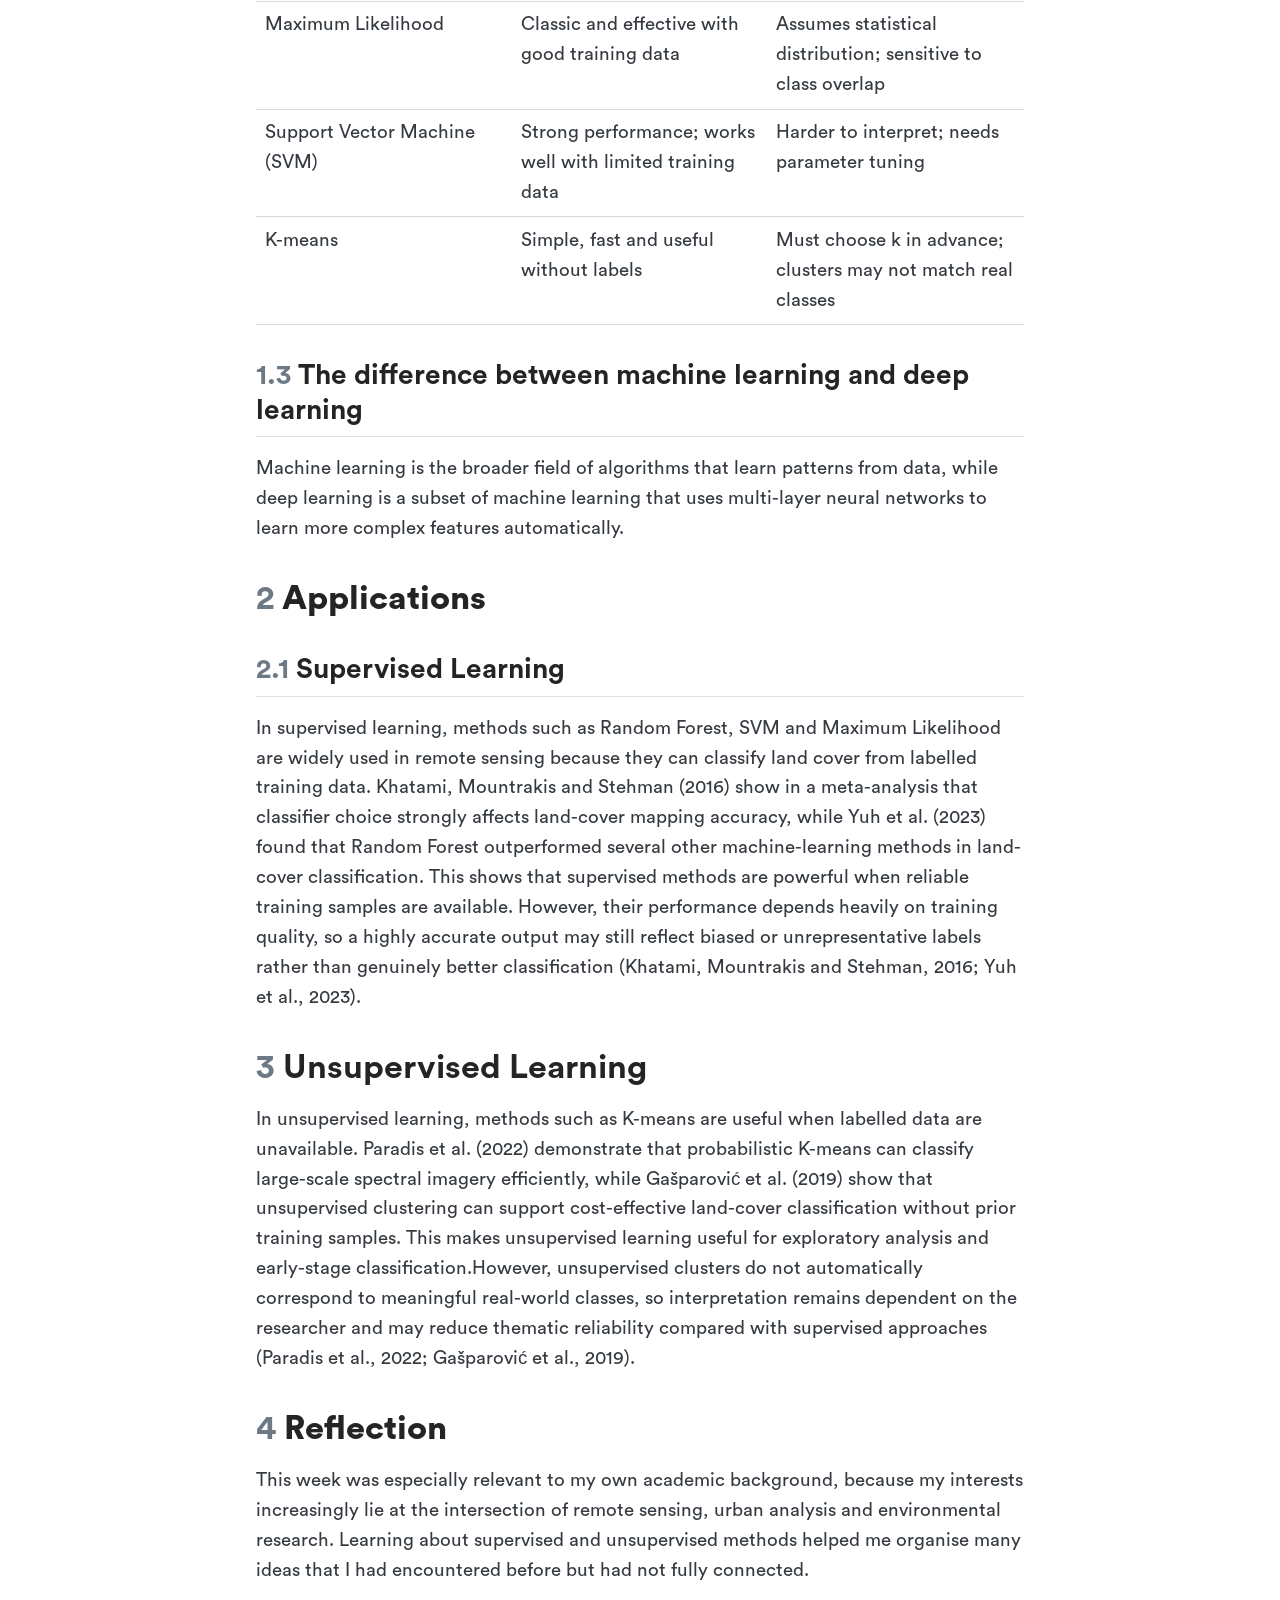
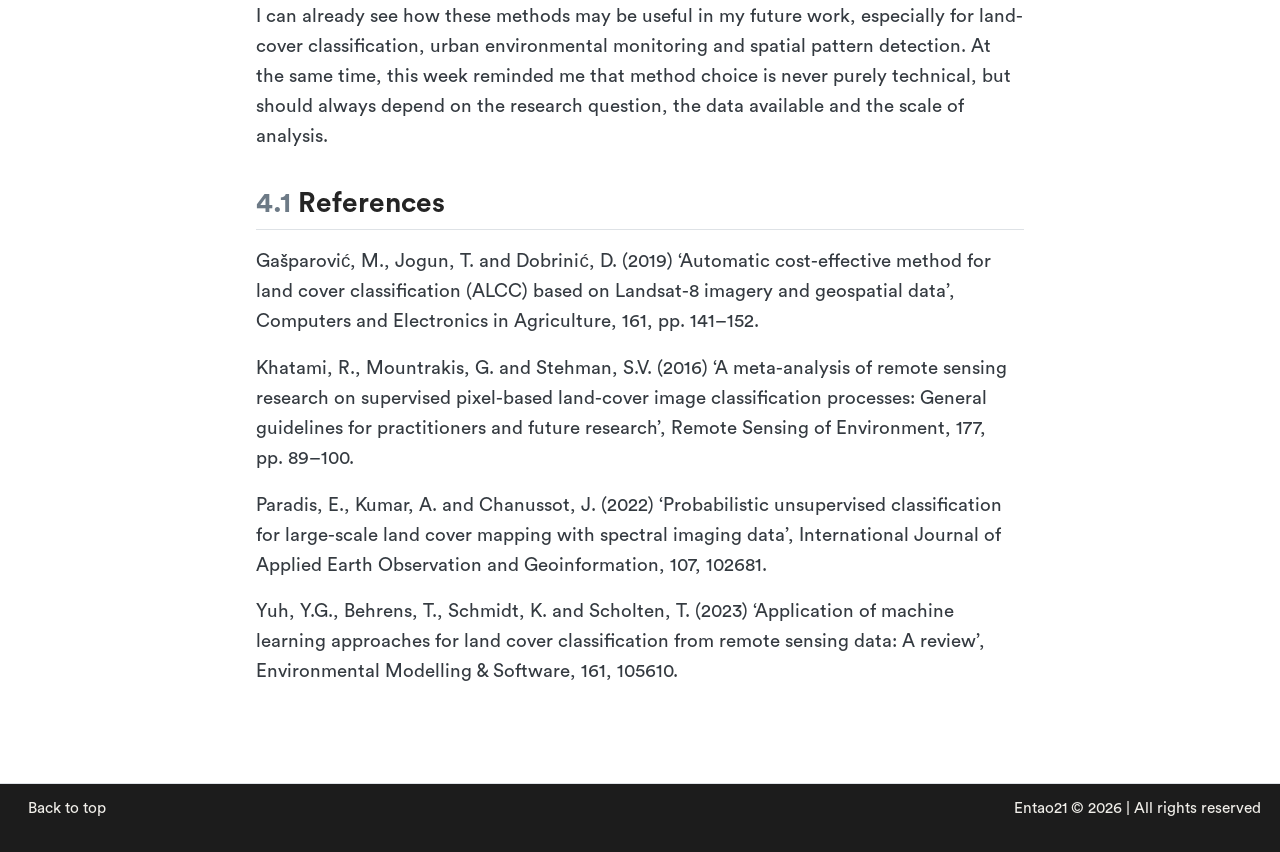
<file: docs/weeks/week6.html>
<!DOCTYPE html>
<html xmlns="http://www.w3.org/1999/xhtml" lang="en" xml:lang="en"><head>

<meta charset="utf-8">
<meta name="generator" content="quarto-1.9.27">

<meta name="viewport" content="width=device-width, initial-scale=1.0, user-scalable=yes">

<meta name="author" content="Entao">
<meta name="dcterms.date" content="2026-03-20">

<title>Week #6: Classification 1 – CASA0023 Learning Diary</title>
<style>
/* Default styles provided by pandoc.
** See https://pandoc.org/MANUAL.html#variables-for-html for config info.
*/
code{white-space: pre-wrap;}
span.smallcaps{font-variant: small-caps;}
div.columns{display: flex; gap: min(4vw, 1.5em);}
div.column{flex: auto; overflow-x: auto;}
div.hanging-indent{margin-left: 1.5em; text-indent: -1.5em;}
ul.task-list{list-style: none;}
ul.task-list li input[type="checkbox"] {
  width: 0.8em;
  margin: 0 0.8em 0.2em -1em; /* quarto-specific, see https://github.com/quarto-dev/quarto-cli/issues/4556 */ 
  vertical-align: middle;
}
</style>


<script src="../site_libs/quarto-nav/quarto-nav.js"></script>
<script src="../site_libs/quarto-nav/headroom.min.js"></script>
<script src="../site_libs/clipboard/clipboard.min.js"></script>
<script src="../site_libs/quarto-search/autocomplete.umd.js"></script>
<script src="../site_libs/quarto-search/fuse.min.js"></script>
<script src="../site_libs/quarto-search/quarto-search.js"></script>
<meta name="quarto:offset" content="../">
<script src="../site_libs/quarto-html/quarto.js" type="module"></script>
<script src="../site_libs/quarto-html/tabsets/tabsets.js" type="module"></script>
<script src="../site_libs/quarto-html/popper.min.js"></script>
<script src="../site_libs/quarto-html/tippy.umd.min.js"></script>
<script src="../site_libs/quarto-html/anchor.min.js"></script>
<link href="../site_libs/quarto-html/tippy.css" rel="stylesheet">
<link href="../site_libs/quarto-html/quarto-syntax-highlighting-67e1af7abdb15bd5a2919d83736f6706.css" rel="stylesheet" class="quarto-color-scheme" id="quarto-text-highlighting-styles">
<link href="../site_libs/quarto-html/quarto-syntax-highlighting-dark-4f6ed13f903dd169c65400d30de9f695.css" rel="stylesheet" class="quarto-color-scheme quarto-color-alternate" id="quarto-text-highlighting-styles">
<link href="../site_libs/quarto-html/quarto-syntax-highlighting-67e1af7abdb15bd5a2919d83736f6706.css" rel="stylesheet" class="quarto-color-scheme-extra" id="quarto-text-highlighting-styles">
<script src="../site_libs/bootstrap/bootstrap.min.js"></script>
<link href="../site_libs/bootstrap/bootstrap-icons.css" rel="stylesheet">
<link href="../site_libs/bootstrap/bootstrap-9ba38ff278d7fd0be93897049b419520.min.css" rel="stylesheet" append-hash="true" class="quarto-color-scheme" id="quarto-bootstrap" data-mode="light">
<link href="../site_libs/bootstrap/bootstrap-dark-483145255f56ea961f490df5ea6782d4.min.css" rel="stylesheet" append-hash="true" class="quarto-color-scheme quarto-color-alternate" id="quarto-bootstrap" data-mode="dark">
<link href="../site_libs/bootstrap/bootstrap-9ba38ff278d7fd0be93897049b419520.min.css" rel="stylesheet" append-hash="true" class="quarto-color-scheme-extra" id="quarto-bootstrap" data-mode="light">
<script id="quarto-search-options" type="application/json">{
  "location": "navbar",
  "copy-button": false,
  "collapse-after": 3,
  "panel-placement": "end",
  "type": "overlay",
  "limit": 50,
  "keyboard-shortcut": [
    "f",
    "/",
    "s"
  ],
  "show-item-context": false,
  "language": {
    "search-no-results-text": "No results",
    "search-matching-documents-text": "matching documents",
    "search-copy-link-title": "Copy link to search",
    "search-hide-matches-text": "Hide additional matches",
    "search-more-match-text": "more match in this document",
    "search-more-matches-text": "more matches in this document",
    "search-clear-button-title": "Clear",
    "search-text-placeholder": "",
    "search-detached-cancel-button-title": "Cancel",
    "search-submit-button-title": "Submit",
    "search-label": "Search"
  }
}</script>
<style>html{ scroll-behavior: smooth; }</style>


<link rel="stylesheet" href="../styles.css">
</head>

<body class="nav-sidebar docked nav-fixed quarto-light"><script id="quarto-html-before-body" type="application/javascript">
    const toggleBodyColorMode = (bsSheetEl) => {
      const mode = bsSheetEl.getAttribute("data-mode");
      const bodyEl = window.document.querySelector("body");
      if (mode === "dark") {
        bodyEl.classList.add("quarto-dark");
        bodyEl.classList.remove("quarto-light");
      } else {
        bodyEl.classList.add("quarto-light");
        bodyEl.classList.remove("quarto-dark");
      }
    }
    const toggleBodyColorPrimary = () => {
      const bsSheetEl = window.document.querySelector("link#quarto-bootstrap:not([rel=disabled-stylesheet])");
      if (bsSheetEl) {
        toggleBodyColorMode(bsSheetEl);
      }
    }
    const setColorSchemeToggle = (alternate) => {
      const toggles = window.document.querySelectorAll('.quarto-color-scheme-toggle');
      for (let i=0; i < toggles.length; i++) {
        const toggle = toggles[i];
        if (toggle) {
          if (alternate) {
            toggle.classList.add("alternate");
          } else {
            toggle.classList.remove("alternate");
          }
        }
      }
    };
    const toggleColorMode = (alternate) => {
      // Switch the stylesheets
      const primaryStylesheets = window.document.querySelectorAll('link.quarto-color-scheme:not(.quarto-color-alternate)');
      const alternateStylesheets = window.document.querySelectorAll('link.quarto-color-scheme.quarto-color-alternate');
      manageTransitions('#quarto-margin-sidebar .nav-link', false);
      if (alternate) {
        // note: dark is layered on light, we don't disable primary!
        enableStylesheet(alternateStylesheets);
        for (const sheetNode of alternateStylesheets) {
          if (sheetNode.id === "quarto-bootstrap") {
            toggleBodyColorMode(sheetNode);
          }
        }
      } else {
        disableStylesheet(alternateStylesheets);
        enableStylesheet(primaryStylesheets)
        toggleBodyColorPrimary();
      }
      manageTransitions('#quarto-margin-sidebar .nav-link', true);
      // Switch the toggles
      setColorSchemeToggle(alternate)
      // Hack to workaround the fact that safari doesn't
      // properly recolor the scrollbar when toggling (#1455)
      if (navigator.userAgent.indexOf('Safari') > 0 && navigator.userAgent.indexOf('Chrome') == -1) {
        manageTransitions("body", false);
        window.scrollTo(0, 1);
        setTimeout(() => {
          window.scrollTo(0, 0);
          manageTransitions("body", true);
        }, 40);
      }
    }
    const disableStylesheet = (stylesheets) => {
      for (let i=0; i < stylesheets.length; i++) {
        const stylesheet = stylesheets[i];
        stylesheet.rel = 'disabled-stylesheet';
      }
    }
    const enableStylesheet = (stylesheets) => {
      for (let i=0; i < stylesheets.length; i++) {
        const stylesheet = stylesheets[i];
        if(stylesheet.rel !== 'stylesheet') { // for Chrome, which will still FOUC without this check
          stylesheet.rel = 'stylesheet';
        }
      }
    }
    const manageTransitions = (selector, allowTransitions) => {
      const els = window.document.querySelectorAll(selector);
      for (let i=0; i < els.length; i++) {
        const el = els[i];
        if (allowTransitions) {
          el.classList.remove('notransition');
        } else {
          el.classList.add('notransition');
        }
      }
    }
    const isFileUrl = () => {
      return window.location.protocol === 'file:';
    }
    const hasAlternateSentinel = () => {
      let styleSentinel = getColorSchemeSentinel();
      if (styleSentinel !== null) {
        return styleSentinel === "alternate";
      } else {
        return false;
      }
    }
    const setStyleSentinel = (alternate) => {
      const value = alternate ? "alternate" : "default";
      if (!isFileUrl()) {
        window.localStorage.setItem("quarto-color-scheme", value);
      } else {
        localAlternateSentinel = value;
      }
    }
    const getColorSchemeSentinel = () => {
      if (!isFileUrl()) {
        const storageValue = window.localStorage.getItem("quarto-color-scheme");
        return storageValue != null ? storageValue : localAlternateSentinel;
      } else {
        return localAlternateSentinel;
      }
    }
    const toggleGiscusIfUsed = (isAlternate, darkModeDefault) => {
      const baseTheme = document.querySelector('#giscus-base-theme')?.value ?? 'light';
      const alternateTheme = document.querySelector('#giscus-alt-theme')?.value ?? 'dark';
      let newTheme = '';
      if(authorPrefersDark) {
        newTheme = isAlternate ? baseTheme : alternateTheme;
      } else {
        newTheme = isAlternate ? alternateTheme : baseTheme;
      }
      const changeGiscusTheme = () => {
        // From: https://github.com/giscus/giscus/issues/336
        const sendMessage = (message) => {
          const iframe = document.querySelector('iframe.giscus-frame');
          if (!iframe) return;
          iframe.contentWindow.postMessage({ giscus: message }, 'https://giscus.app');
        }
        sendMessage({
          setConfig: {
            theme: newTheme
          }
        });
      }
      const isGiscussLoaded = window.document.querySelector('iframe.giscus-frame') !== null;
      if (isGiscussLoaded) {
        changeGiscusTheme();
      }
    };
    const authorPrefersDark = false;
    const darkModeDefault = authorPrefersDark;
      document.querySelector('link#quarto-text-highlighting-styles.quarto-color-scheme-extra').rel = 'disabled-stylesheet';
      document.querySelector('link#quarto-bootstrap.quarto-color-scheme-extra').rel = 'disabled-stylesheet';
    let localAlternateSentinel = darkModeDefault ? 'alternate' : 'default';
    // Dark / light mode switch
    window.quartoToggleColorScheme = () => {
      // Read the current dark / light value
      let toAlternate = !hasAlternateSentinel();
      toggleColorMode(toAlternate);
      setStyleSentinel(toAlternate);
      toggleGiscusIfUsed(toAlternate, darkModeDefault);
      window.dispatchEvent(new Event('resize'));
    };
    // Switch to dark mode if need be
    if (hasAlternateSentinel()) {
      toggleColorMode(true);
    } else {
      toggleColorMode(false);
    }
  </script>

<div id="quarto-search-results"></div>
  <header id="quarto-header" class="headroom fixed-top">
    <nav class="navbar navbar-expand-lg " data-bs-theme="dark">
      <div class="navbar-container container-fluid">
      <div class="navbar-brand-container mx-auto">
    <a class="navbar-brand" href="../index.html">
    <span class="navbar-title">CASA0023 Learning Diary</span>
    </a>
  </div>
            <div id="quarto-search" class="" title="Search"></div>
          <button class="navbar-toggler" type="button" data-bs-toggle="collapse" data-bs-target="#navbarCollapse" aria-controls="navbarCollapse" role="menu" aria-expanded="false" aria-label="Toggle navigation" onclick="if (window.quartoToggleHeadroom) { window.quartoToggleHeadroom(); }">
  <span class="navbar-toggler-icon"></span>
</button>
          <div class="collapse navbar-collapse" id="navbarCollapse">
            <ul class="navbar-nav navbar-nav-scroll me-auto">
  <li class="nav-item">
    <a class="nav-link active" href="../index.html" aria-current="page"> 
<span class="menu-text">About Me</span></a>
  </li>  
  <li class="nav-item dropdown ">
    <a class="nav-link dropdown-toggle" href="#" id="nav-menu-weekly-entries" role="link" data-bs-toggle="dropdown" aria-expanded="false">
 <span class="menu-text">Weekly Entries</span>
    </a>
    <ul class="dropdown-menu" aria-labelledby="nav-menu-weekly-entries">    
        <li>
    <a class="dropdown-item" href="../weeks/week1.html">
 <span class="dropdown-text">Week 1: Getting Started</span></a>
  </li>  
        <li>
    <a class="dropdown-item" href="../weeks/week2.html">
 <span class="dropdown-text">Week 2: Portfolio</span></a>
  </li>  
        <li>
    <a class="dropdown-item" href="../weeks/week3.html">
 <span class="dropdown-text">Week 3: Corrections</span></a>
  </li>  
        <li>
    <a class="dropdown-item" href="../weeks/week4.html">
 <span class="dropdown-text">Week 4: Policy</span></a>
  </li>  
        <li>
    <a class="dropdown-item" href="../weeks/week5.html">
 <span class="dropdown-text">Week 5: Google Earth Engine</span></a>
  </li>  
        <li>
    <a class="dropdown-item" href="../weeks/week6.html">
 <span class="dropdown-text">Week 6: Classification 1</span></a>
  </li>  
        <li>
    <a class="dropdown-item" href="../weeks/week7.html">
 <span class="dropdown-text">Week 7: Classification 2</span></a>
  </li>  
        <li>
    <a class="dropdown-item" href="../weeks/week8.html">
 <span class="dropdown-text">Week 8: SAR</span></a>
  </li>  
        <li>
    <a class="dropdown-item" href="../weeks/week9.html">
 <span class="dropdown-text">Week 9: Ending</span></a>
  </li>  
    </ul>
  </li>
</ul>
            <ul class="navbar-nav navbar-nav-scroll ms-auto">
  <li class="nav-item compact">
    <a class="nav-link" href="https://github.com/Entao21/rs4ct"> <i class="bi bi-github" role="img" aria-label="GitHub">
</i> 
<span class="menu-text"></span></a>
  </li>  
</ul>
          </div> <!-- /navcollapse -->
            <div class="quarto-navbar-tools">
  <a href="" class="quarto-color-scheme-toggle quarto-navigation-tool  px-1" onclick="window.quartoToggleColorScheme(); return false;" title="Toggle dark mode"><i class="bi"></i></a>
</div>
      </div> <!-- /container-fluid -->
    </nav>
  <nav class="quarto-secondary-nav">
    <div class="container-fluid d-flex">
      <button type="button" class="quarto-btn-toggle btn" data-bs-toggle="collapse" role="button" data-bs-target=".quarto-sidebar-collapse-item" aria-controls="quarto-sidebar" aria-expanded="false" aria-label="Toggle sidebar navigation" onclick="if (window.quartoToggleHeadroom) { window.quartoToggleHeadroom(); }">
        <i class="bi bi-layout-text-sidebar-reverse"></i>
      </button>
        <nav class="quarto-page-breadcrumbs" aria-label="breadcrumb"><ol class="breadcrumb"><li class="breadcrumb-item"><a href="../weeks/week6.html">6 Classification I</a></li></ol></nav>
        <a class="flex-grow-1" role="navigation" data-bs-toggle="collapse" data-bs-target=".quarto-sidebar-collapse-item" aria-controls="quarto-sidebar" aria-expanded="false" aria-label="Toggle sidebar navigation" onclick="if (window.quartoToggleHeadroom) { window.quartoToggleHeadroom(); }">      
        </a>
      <button type="button" class="btn quarto-search-button" aria-label="Search" onclick="window.quartoOpenSearch();">
        <i class="bi bi-search"></i>
      </button>
    </div>
  </nav>
</header>
<!-- content -->
<div id="quarto-content" class="quarto-container page-columns page-rows-contents page-layout-article page-navbar">
<!-- sidebar -->
  <nav id="quarto-sidebar" class="sidebar collapse collapse-horizontal quarto-sidebar-collapse-item sidebar-navigation docked overflow-auto">
        <div class="mt-2 flex-shrink-0 align-items-center">
        <div class="sidebar-search">
        <div id="quarto-search" class="" title="Search"></div>
        </div>
        </div>
    <div class="sidebar-menu-container"> 
    <ul class="list-unstyled mt-1">
        <li class="sidebar-item">
  <div class="sidebar-item-container"> 
  <a href="../index.html" class="sidebar-item-text sidebar-link">
 <span class="menu-text">About Me</span></a>
  </div>
</li>
        <li class="sidebar-item">
  <div class="sidebar-item-container"> 
  <a href="../weeks/week1.html" class="sidebar-item-text sidebar-link">
 <span class="menu-text">1 Getting Started</span></a>
  </div>
</li>
        <li class="sidebar-item">
  <div class="sidebar-item-container"> 
  <a href="../weeks/week2.html" class="sidebar-item-text sidebar-link">
 <span class="menu-text">2 Portfolio</span></a>
  </div>
</li>
        <li class="sidebar-item">
  <div class="sidebar-item-container"> 
  <a href="../weeks/week3.html" class="sidebar-item-text sidebar-link">
 <span class="menu-text">3 Corrections</span></a>
  </div>
</li>
        <li class="sidebar-item">
  <div class="sidebar-item-container"> 
  <a href="../weeks/week4.html" class="sidebar-item-text sidebar-link">
 <span class="menu-text">4 Policy</span></a>
  </div>
</li>
        <li class="sidebar-item">
  <div class="sidebar-item-container"> 
  <a href="../weeks/week5.html" class="sidebar-item-text sidebar-link">
 <span class="menu-text">5 Google Earth Engine</span></a>
  </div>
</li>
        <li class="sidebar-item">
  <div class="sidebar-item-container"> 
  <a href="../weeks/week6.html" class="sidebar-item-text sidebar-link active">
 <span class="menu-text">6 Classification I</span></a>
  </div>
</li>
        <li class="sidebar-item">
  <div class="sidebar-item-container"> 
  <a href="../weeks/week7.html" class="sidebar-item-text sidebar-link">
 <span class="menu-text">7 Classification II</span></a>
  </div>
</li>
        <li class="sidebar-item">
  <div class="sidebar-item-container"> 
  <a href="../weeks/week8.html" class="sidebar-item-text sidebar-link">
 <span class="menu-text">8 SAR</span></a>
  </div>
</li>
        <li class="sidebar-item">
  <div class="sidebar-item-container"> 
  <a href="../weeks/week9.html" class="sidebar-item-text sidebar-link">
 <span class="menu-text">9 Ending</span></a>
  </div>
</li>
    </ul>
    </div>
</nav>
<div id="quarto-sidebar-glass" class="quarto-sidebar-collapse-item" data-bs-toggle="collapse" data-bs-target=".quarto-sidebar-collapse-item"></div>
<!-- margin-sidebar -->
    <div id="quarto-margin-sidebar" class="sidebar margin-sidebar">
        <nav id="TOC" role="doc-toc" class="toc-active">
    <h2 id="toc-title">On this page</h2>
   
  <ul>
  <li><a href="#summary" id="toc-summary" class="nav-link active" data-scroll-target="#summary"><span class="header-section-number">1</span> <strong>Summary</strong></a>
  <ul class="collapse">
  <li><a href="#methods-summary" id="toc-methods-summary" class="nav-link" data-scroll-target="#methods-summary"><span class="header-section-number">1.1</span> Methods summary</a></li>
  <li><a href="#pros-and-cons-of-each-method" id="toc-pros-and-cons-of-each-method" class="nav-link" data-scroll-target="#pros-and-cons-of-each-method"><span class="header-section-number">1.2</span> Pros and Cons of each method</a></li>
  <li><a href="#the-difference-between-machine-learning-and-deep-learning" id="toc-the-difference-between-machine-learning-and-deep-learning" class="nav-link" data-scroll-target="#the-difference-between-machine-learning-and-deep-learning"><span class="header-section-number">1.3</span> The difference between machine learning and deep learning</a></li>
  </ul></li>
  <li><a href="#applications" id="toc-applications" class="nav-link" data-scroll-target="#applications"><span class="header-section-number">2</span> <strong>Applications</strong></a>
  <ul class="collapse">
  <li><a href="#supervised-learning" id="toc-supervised-learning" class="nav-link" data-scroll-target="#supervised-learning"><span class="header-section-number">2.1</span> Supervised Learning</a></li>
  </ul></li>
  <li><a href="#unsupervised-learning" id="toc-unsupervised-learning" class="nav-link" data-scroll-target="#unsupervised-learning"><span class="header-section-number">3</span> Unsupervised Learning</a></li>
  <li><a href="#reflection" id="toc-reflection" class="nav-link" data-scroll-target="#reflection"><span class="header-section-number">4</span> <strong>Reflection</strong></a>
  <ul class="collapse">
  <li><a href="#references" id="toc-references" class="nav-link" data-scroll-target="#references"><span class="header-section-number">4.1</span> References</a></li>
  </ul></li>
  </ul>
</nav>
    </div>
<!-- main -->
<main class="content" id="quarto-document-content">


<header id="title-block-header" class="quarto-title-block default">
<div class="quarto-title">
<h1 class="title">Week #6: Classification 1</h1>
</div>



<div class="quarto-title-meta">

    <div>
    <div class="quarto-title-meta-heading">Author</div>
    <div class="quarto-title-meta-contents">
             <p>Entao </p>
          </div>
  </div>
    
    <div>
    <div class="quarto-title-meta-heading">Published</div>
    <div class="quarto-title-meta-contents">
      <p class="date">March 20, 2026</p>
    </div>
  </div>
  
    
  </div>
  


</header>


<p>Machine learning is definitely one of the most exciting topic that I am looking forward to learn in this major. We have been taught with machine learning in both Huanfa’s module and Ollie’s module so I do have a basic idea of what machine learning is. I think by the time I complete week 6 and week 7, I will have a much deeper understanding of how to apply machine learning to my own dissertation and future research.</p>
<section id="summary" class="level1" data-number="1">
<h1 data-number="1"><span class="header-section-number">1</span> <strong>Summary</strong></h1>
<p>Machine learning is just like human learning. It is a process of letting computers learn from data and make predictions based on the knowledge they have learned from the input data.</p>
<p>There are two main types of machine learning.</p>
<ol type="1">
<li><p>Supervised learning: The computer is given a set of input data and the correct output data (label). The computer then learns to make predictions based on input/output pairs.</p></li>
<li><p>Unsupervised learning: The computer is given a set of input data and it learns to find patterns and relationships in the data without being told what to look for.</p></li>
</ol>
<section id="methods-summary" class="level2" data-number="1.1">
<h2 data-number="1.1" class="anchored" data-anchor-id="methods-summary"><span class="header-section-number">1.1</span> Methods summary</h2>
<p>Here, I will conclude every method we mentioned in the lecture material so far. I will use the table to summarise.</p>
<table class="caption-top table">
<colgroup>
<col style="width: 25%">
<col style="width: 25%">
<col style="width: 25%">
<col style="width: 25%">
</colgroup>
<thead>
<tr class="header">
<th>Method</th>
<th>Type</th>
<th>What does it do?</th>
<th>Key idea</th>
</tr>
</thead>
<tbody>
<tr class="odd">
<td>Linear regression</td>
<td>Supervised</td>
<td>It fits the best relationship between independent and dependent variables and can be used for prediction</td>
<td>Best-fit relationship for prediction</td>
</tr>
<tr class="even">
<td>Classification tree</td>
<td>Supervised</td>
<td>Classifies data into two or more discrete categories</td>
<td>Recursively splits data into more homogeneous subsets; uses Gini impurity to decide splits</td>
</tr>
<tr class="odd">
<td>Regression tree</td>
<td>Supervised</td>
<td>Predicts a continuous dependent variable</td>
<td>Splits data using thresholds that minimise the sum of squared residuals (SSR)</td>
</tr>
<tr class="even">
<td>Random Forest</td>
<td>Supervised</td>
<td>A collection of many decision trees and “many are better than one”</td>
<td>Uses bootstrap samples and random subsets of variables, classification uses Gini, regression uses MSE, output is based on votes, with OOB error for evaluation</td>
</tr>
<tr class="odd">
<td>Maximum Likelihood</td>
<td>Supervised</td>
<td>Assigns each pixel to the most probable land cover type</td>
<td>Probability-based classifier using training-data mean and standard deviation; can set a probability threshold for no classification</td>
</tr>
<tr class="even">
<td>Support Vector Machine (SVM)</td>
<td>Supervised</td>
<td>Separates classes using a maximum-margin boundary</td>
<td>Support vectors define the boundary; can use soft margin, kernels, and hyperparameters such as C and gamma</td>
</tr>
<tr class="odd">
<td>K-means</td>
<td>Unsupervised</td>
<td>Standard clustering method for image classification</td>
<td>Places initial clusters in spectral feature space, then iterates until allocations stabilise or iteration limits are reached</td>
</tr>
</tbody>
</table>
</section>
<section id="pros-and-cons-of-each-method" class="level2" data-number="1.2">
<h2 data-number="1.2" class="anchored" data-anchor-id="pros-and-cons-of-each-method"><span class="header-section-number">1.2</span> Pros and Cons of each method</h2>
<table class="caption-top table">
<colgroup>
<col style="width: 33%">
<col style="width: 33%">
<col style="width: 33%">
</colgroup>
<thead>
<tr class="header">
<th>Method</th>
<th>Pros</th>
<th>Cons</th>
</tr>
</thead>
<tbody>
<tr class="odd">
<td>Linear regression</td>
<td>Simple, fast and easy to interpret</td>
<td>Poor for strong non-linearity; sensitive to outliers</td>
</tr>
<tr class="even">
<td>Classification tree</td>
<td>Easy to understand; handles non-linear patterns</td>
<td>Can overfit; unstable with small data changes</td>
</tr>
<tr class="odd">
<td>Regression tree</td>
<td>Interpretable; useful for non-linear prediction</td>
<td>Can overfit; often less accurate than ensemble models</td>
</tr>
<tr class="even">
<td>Random Forest</td>
<td>Robust, accurate and good for complex data</td>
<td>Harder to interpret; more computationally demanding</td>
</tr>
<tr class="odd">
<td>Maximum Likelihood</td>
<td>Classic and effective with good training data</td>
<td>Assumes statistical distribution; sensitive to class overlap</td>
</tr>
<tr class="even">
<td>Support Vector Machine (SVM)</td>
<td>Strong performance; works well with limited training data</td>
<td>Harder to interpret; needs parameter tuning</td>
</tr>
<tr class="odd">
<td>K-means</td>
<td>Simple, fast and useful without labels</td>
<td>Must choose k in advance; clusters may not match real classes</td>
</tr>
</tbody>
</table>
</section>
<section id="the-difference-between-machine-learning-and-deep-learning" class="level2" data-number="1.3">
<h2 data-number="1.3" class="anchored" data-anchor-id="the-difference-between-machine-learning-and-deep-learning"><span class="header-section-number">1.3</span> The difference between machine learning and deep learning</h2>
<p>Machine learning is the broader field of algorithms that learn patterns from data, while deep learning is a subset of machine learning that uses multi-layer neural networks to learn more complex features automatically.</p>
</section>
</section>
<section id="applications" class="level1" data-number="2">
<h1 data-number="2"><span class="header-section-number">2</span> <strong>Applications</strong></h1>
<section id="supervised-learning" class="level2" data-number="2.1">
<h2 data-number="2.1" class="anchored" data-anchor-id="supervised-learning"><span class="header-section-number">2.1</span> Supervised Learning</h2>
<p>In supervised learning, methods such as Random Forest, SVM and Maximum Likelihood are widely used in remote sensing because they can classify land cover from labelled training data. Khatami, Mountrakis and Stehman (2016) show in a meta-analysis that classifier choice strongly affects land-cover mapping accuracy, while Yuh et al.&nbsp;(2023) found that Random Forest outperformed several other machine-learning methods in land-cover classification. This shows that supervised methods are powerful when reliable training samples are available. However, their performance depends heavily on training quality, so a highly accurate output may still reflect biased or unrepresentative labels rather than genuinely better classification (Khatami, Mountrakis and Stehman, 2016; Yuh et al., 2023).</p>
</section>
</section>
<section id="unsupervised-learning" class="level1" data-number="3">
<h1 data-number="3"><span class="header-section-number">3</span> Unsupervised Learning</h1>
<p>In unsupervised learning, methods such as K-means are useful when labelled data are unavailable. Paradis et al.&nbsp;(2022) demonstrate that probabilistic K-means can classify large-scale spectral imagery efficiently, while Gašparović et al.&nbsp;(2019) show that unsupervised clustering can support cost-effective land-cover classification without prior training samples. This makes unsupervised learning useful for exploratory analysis and early-stage classification.However, unsupervised clusters do not automatically correspond to meaningful real-world classes, so interpretation remains dependent on the researcher and may reduce thematic reliability compared with supervised approaches (Paradis et al., 2022; Gašparović et al., 2019).</p>
</section>
<section id="reflection" class="level1" data-number="4">
<h1 data-number="4"><span class="header-section-number">4</span> <strong>Reflection</strong></h1>
<p>This week was especially relevant to my own academic background, because my interests increasingly lie at the intersection of remote sensing, urban analysis and environmental research. Learning about supervised and unsupervised methods helped me organise many ideas that I had encountered before but had not fully connected.</p>
<p>I can already see how these methods may be useful in my future work, especially for land-cover classification, urban environmental monitoring and spatial pattern detection. At the same time, this week reminded me that method choice is never purely technical, but should always depend on the research question, the data available and the scale of analysis.</p>
<section id="references" class="level2" data-number="4.1">
<h2 data-number="4.1" class="anchored" data-anchor-id="references"><span class="header-section-number">4.1</span> References</h2>
<p>Gašparović, M., Jogun, T. and Dobrinić, D. (2019) ‘Automatic cost-effective method for land cover classification (ALCC) based on Landsat-8 imagery and geospatial data’, Computers and Electronics in Agriculture, 161, pp.&nbsp;141–152.</p>
<p>Khatami, R., Mountrakis, G. and Stehman, S.V. (2016) ‘A meta-analysis of remote sensing research on supervised pixel-based land-cover image classification processes: General guidelines for practitioners and future research’, Remote Sensing of Environment, 177, pp.&nbsp;89–100.</p>
<p>Paradis, E., Kumar, A. and Chanussot, J. (2022) ‘Probabilistic unsupervised classification for large-scale land cover mapping with spectral imaging data’, International Journal of Applied Earth Observation and Geoinformation, 107, 102681.</p>
<p>Yuh, Y.G., Behrens, T., Schmidt, K. and Scholten, T. (2023) ‘Application of machine learning approaches for land cover classification from remote sensing data: A review’, Environmental Modelling &amp; Software, 161, 105610.</p>


</section>
</section>

</main> <!-- /main -->
<script id="quarto-html-after-body" type="application/javascript">
  window.document.addEventListener("DOMContentLoaded", function (event) {
    // Ensure there is a toggle, if there isn't float one in the top right
    if (window.document.querySelector('.quarto-color-scheme-toggle') === null) {
      const a = window.document.createElement('a');
      a.classList.add('top-right');
      a.classList.add('quarto-color-scheme-toggle');
      a.href = "";
      a.onclick = function() { try { window.quartoToggleColorScheme(); } catch {} return false; };
      const i = window.document.createElement("i");
      i.classList.add('bi');
      a.appendChild(i);
      window.document.body.appendChild(a);
    }
    setColorSchemeToggle(hasAlternateSentinel())
    const icon = "";
    const anchorJS = new window.AnchorJS();
    anchorJS.options = {
      placement: 'right',
      icon: icon
    };
    anchorJS.add('.anchored');
    const isCodeAnnotation = (el) => {
      for (const clz of el.classList) {
        if (clz.startsWith('code-annotation-')) {                     
          return true;
        }
      }
      return false;
    }
    const onCopySuccess = function(e) {
      // button target
      const button = e.trigger;
      // don't keep focus
      button.blur();
      // flash "checked"
      button.classList.add('code-copy-button-checked');
      var currentTitle = button.getAttribute("title");
      button.setAttribute("title", "Copied!");
      let tooltip;
      if (window.bootstrap) {
        button.setAttribute("data-bs-toggle", "tooltip");
        button.setAttribute("data-bs-placement", "left");
        button.setAttribute("data-bs-title", "Copied!");
        tooltip = new bootstrap.Tooltip(button, 
          { trigger: "manual", 
            customClass: "code-copy-button-tooltip",
            offset: [0, -8]});
        tooltip.show();    
      }
      setTimeout(function() {
        if (tooltip) {
          tooltip.hide();
          button.removeAttribute("data-bs-title");
          button.removeAttribute("data-bs-toggle");
          button.removeAttribute("data-bs-placement");
        }
        button.setAttribute("title", currentTitle);
        button.classList.remove('code-copy-button-checked');
      }, 1000);
      // clear code selection
      e.clearSelection();
    }
    const getTextToCopy = function(trigger) {
      const outerScaffold = trigger.parentElement.cloneNode(true);
      const codeEl = outerScaffold.querySelector('code');
      for (const childEl of codeEl.children) {
        if (isCodeAnnotation(childEl)) {
          childEl.remove();
        }
      }
      return codeEl.innerText;
    }
    const clipboard = new window.ClipboardJS('.code-copy-button:not([data-in-quarto-modal])', {
      text: getTextToCopy
    });
    clipboard.on('success', onCopySuccess);
    if (window.document.getElementById('quarto-embedded-source-code-modal')) {
      const clipboardModal = new window.ClipboardJS('.code-copy-button[data-in-quarto-modal]', {
        text: getTextToCopy,
        container: window.document.getElementById('quarto-embedded-source-code-modal')
      });
      clipboardModal.on('success', onCopySuccess);
    }
      var localhostRegex = new RegExp(/^(?:http|https):\/\/localhost\:?[0-9]*\//);
      var mailtoRegex = new RegExp(/^mailto:/);
        var filterRegex = new RegExp("https:\/\/entao21\.github\.io\/rs4ct\/");
      var isInternal = (href) => {
          return filterRegex.test(href) || localhostRegex.test(href) || mailtoRegex.test(href);
      }
      // Inspect non-navigation links and adorn them if external
     var links = window.document.querySelectorAll('a[href]:not(.nav-link):not(.navbar-brand):not(.toc-action):not(.sidebar-link):not(.sidebar-item-toggle):not(.pagination-link):not(.no-external):not([aria-hidden]):not(.dropdown-item):not(.quarto-navigation-tool):not(.about-link)');
      for (var i=0; i<links.length; i++) {
        const link = links[i];
        if (!isInternal(link.href)) {
          // undo the damage that might have been done by quarto-nav.js in the case of
          // links that we want to consider external
          if (link.dataset.originalHref !== undefined) {
            link.href = link.dataset.originalHref;
          }
        }
      }
    function tippyHover(el, contentFn, onTriggerFn, onUntriggerFn) {
      const config = {
        allowHTML: true,
        maxWidth: 500,
        delay: 100,
        arrow: false,
        appendTo: function(el) {
            return el.parentElement;
        },
        interactive: true,
        interactiveBorder: 10,
        theme: 'quarto',
        placement: 'bottom-start',
      };
      if (contentFn) {
        config.content = contentFn;
      }
      if (onTriggerFn) {
        config.onTrigger = onTriggerFn;
      }
      if (onUntriggerFn) {
        config.onUntrigger = onUntriggerFn;
      }
      window.tippy(el, config); 
    }
    const noterefs = window.document.querySelectorAll('a[role="doc-noteref"]');
    for (var i=0; i<noterefs.length; i++) {
      const ref = noterefs[i];
      tippyHover(ref, function() {
        // use id or data attribute instead here
        let href = ref.getAttribute('data-footnote-href') || ref.getAttribute('href');
        try { href = new URL(href).hash; } catch {}
        const id = href.replace(/^#\/?/, "");
        const note = window.document.getElementById(id);
        if (note) {
          return note.innerHTML;
        } else {
          return "";
        }
      });
    }
    const xrefs = window.document.querySelectorAll('a.quarto-xref');
    const processXRef = (id, note) => {
      // Strip column container classes
      const stripColumnClz = (el) => {
        el.classList.remove("page-full", "page-columns");
        if (el.children) {
          for (const child of el.children) {
            stripColumnClz(child);
          }
        }
      }
      stripColumnClz(note)
      if (id === null || id.startsWith('sec-')) {
        // Special case sections, only their first couple elements
        const container = document.createElement("div");
        if (note.children && note.children.length > 2) {
          container.appendChild(note.children[0].cloneNode(true));
          for (let i = 1; i < note.children.length; i++) {
            const child = note.children[i];
            if (child.tagName === "P" && child.innerText === "") {
              continue;
            } else {
              container.appendChild(child.cloneNode(true));
              break;
            }
          }
          if (window.Quarto?.typesetMath) {
            window.Quarto.typesetMath(container);
          }
          return container.innerHTML
        } else {
          if (window.Quarto?.typesetMath) {
            window.Quarto.typesetMath(note);
          }
          return note.innerHTML;
        }
      } else {
        // Remove any anchor links if they are present
        const anchorLink = note.querySelector('a.anchorjs-link');
        if (anchorLink) {
          anchorLink.remove();
        }
        if (window.Quarto?.typesetMath) {
          window.Quarto.typesetMath(note);
        }
        if (note.classList.contains("callout")) {
          return note.outerHTML;
        } else {
          return note.innerHTML;
        }
      }
    }
    for (var i=0; i<xrefs.length; i++) {
      const xref = xrefs[i];
      tippyHover(xref, undefined, function(instance) {
        instance.disable();
        let url = xref.getAttribute('href');
        let hash = undefined; 
        if (url.startsWith('#')) {
          hash = url;
        } else {
          try { hash = new URL(url).hash; } catch {}
        }
        if (hash) {
          const id = hash.replace(/^#\/?/, "");
          const note = window.document.getElementById(id);
          if (note !== null) {
            try {
              const html = processXRef(id, note.cloneNode(true));
              instance.setContent(html);
            } finally {
              instance.enable();
              instance.show();
            }
          } else {
            // See if we can fetch this
            fetch(url.split('#')[0])
            .then(res => res.text())
            .then(html => {
              const parser = new DOMParser();
              const htmlDoc = parser.parseFromString(html, "text/html");
              const note = htmlDoc.getElementById(id);
              if (note !== null) {
                const html = processXRef(id, note);
                instance.setContent(html);
              } 
            }).finally(() => {
              instance.enable();
              instance.show();
            });
          }
        } else {
          // See if we can fetch a full url (with no hash to target)
          // This is a special case and we should probably do some content thinning / targeting
          fetch(url)
          .then(res => res.text())
          .then(html => {
            const parser = new DOMParser();
            const htmlDoc = parser.parseFromString(html, "text/html");
            const note = htmlDoc.querySelector('main.content');
            if (note !== null) {
              // This should only happen for chapter cross references
              // (since there is no id in the URL)
              // remove the first header
              if (note.children.length > 0 && note.children[0].tagName === "HEADER") {
                note.children[0].remove();
              }
              const html = processXRef(null, note);
              instance.setContent(html);
            } 
          }).finally(() => {
            instance.enable();
            instance.show();
          });
        }
      }, function(instance) {
      });
    }
        let selectedAnnoteEl;
        const selectorForAnnotation = ( cell, annotation) => {
          let cellAttr = 'data-code-cell="' + cell + '"';
          let lineAttr = 'data-code-annotation="' +  annotation + '"';
          const selector = 'span[' + cellAttr + '][' + lineAttr + ']';
          return selector;
        }
        const selectCodeLines = (annoteEl) => {
          const doc = window.document;
          const targetCell = annoteEl.getAttribute("data-target-cell");
          const targetAnnotation = annoteEl.getAttribute("data-target-annotation");
          const annoteSpan = window.document.querySelector(selectorForAnnotation(targetCell, targetAnnotation));
          const lines = annoteSpan.getAttribute("data-code-lines").split(",");
          const lineIds = lines.map((line) => {
            return targetCell + "-" + line;
          })
          let top = null;
          let height = null;
          let parent = null;
          if (lineIds.length > 0) {
              //compute the position of the single el (top and bottom and make a div)
              const el = window.document.getElementById(lineIds[0]);
              top = el.offsetTop;
              height = el.offsetHeight;
              parent = el.parentElement.parentElement;
            if (lineIds.length > 1) {
              const lastEl = window.document.getElementById(lineIds[lineIds.length - 1]);
              const bottom = lastEl.offsetTop + lastEl.offsetHeight;
              height = bottom - top;
            }
            if (top !== null && height !== null && parent !== null) {
              // cook up a div (if necessary) and position it 
              let div = window.document.getElementById("code-annotation-line-highlight");
              if (div === null) {
                div = window.document.createElement("div");
                div.setAttribute("id", "code-annotation-line-highlight");
                div.style.position = 'absolute';
                parent.appendChild(div);
              }
              div.style.top = top - 2 + "px";
              div.style.height = height + 4 + "px";
              div.style.left = 0;
              let gutterDiv = window.document.getElementById("code-annotation-line-highlight-gutter");
              if (gutterDiv === null) {
                gutterDiv = window.document.createElement("div");
                gutterDiv.setAttribute("id", "code-annotation-line-highlight-gutter");
                gutterDiv.style.position = 'absolute';
                const codeCell = window.document.getElementById(targetCell);
                const gutter = codeCell.querySelector('.code-annotation-gutter');
                gutter.appendChild(gutterDiv);
              }
              gutterDiv.style.top = top - 2 + "px";
              gutterDiv.style.height = height + 4 + "px";
            }
            selectedAnnoteEl = annoteEl;
          }
        };
        const unselectCodeLines = () => {
          const elementsIds = ["code-annotation-line-highlight", "code-annotation-line-highlight-gutter"];
          elementsIds.forEach((elId) => {
            const div = window.document.getElementById(elId);
            if (div) {
              div.remove();
            }
          });
          selectedAnnoteEl = undefined;
        };
          // Handle positioning of the toggle
      window.addEventListener(
        "resize",
        throttle(() => {
          elRect = undefined;
          if (selectedAnnoteEl) {
            selectCodeLines(selectedAnnoteEl);
          }
        }, 10)
      );
      function throttle(fn, ms) {
      let throttle = false;
      let timer;
        return (...args) => {
          if(!throttle) { // first call gets through
              fn.apply(this, args);
              throttle = true;
          } else { // all the others get throttled
              if(timer) clearTimeout(timer); // cancel #2
              timer = setTimeout(() => {
                fn.apply(this, args);
                timer = throttle = false;
              }, ms);
          }
        };
      }
        // Attach click handler to the DT
        const annoteDls = window.document.querySelectorAll('dt[data-target-cell]');
        for (const annoteDlNode of annoteDls) {
          annoteDlNode.addEventListener('click', (event) => {
            const clickedEl = event.target;
            if (clickedEl !== selectedAnnoteEl) {
              unselectCodeLines();
              const activeEl = window.document.querySelector('dt[data-target-cell].code-annotation-active');
              if (activeEl) {
                activeEl.classList.remove('code-annotation-active');
              }
              selectCodeLines(clickedEl);
              clickedEl.classList.add('code-annotation-active');
            } else {
              // Unselect the line
              unselectCodeLines();
              clickedEl.classList.remove('code-annotation-active');
            }
          });
        }
    const findCites = (el) => {
      const parentEl = el.parentElement;
      if (parentEl) {
        const cites = parentEl.dataset.cites;
        if (cites) {
          return {
            el,
            cites: cites.split(' ')
          };
        } else {
          return findCites(el.parentElement)
        }
      } else {
        return undefined;
      }
    };
    var bibliorefs = window.document.querySelectorAll('a[role="doc-biblioref"]');
    for (var i=0; i<bibliorefs.length; i++) {
      const ref = bibliorefs[i];
      const citeInfo = findCites(ref);
      if (citeInfo) {
        tippyHover(citeInfo.el, function() {
          var popup = window.document.createElement('div');
          citeInfo.cites.forEach(function(cite) {
            var citeDiv = window.document.createElement('div');
            citeDiv.classList.add('hanging-indent');
            citeDiv.classList.add('csl-entry');
            var biblioDiv = window.document.getElementById('ref-' + cite);
            if (biblioDiv) {
              citeDiv.innerHTML = biblioDiv.innerHTML;
            }
            popup.appendChild(citeDiv);
          });
          return popup.innerHTML;
        });
      }
    }
  });
  </script>
</div> <!-- /content -->
<footer class="footer">
  <div class="nav-footer">
    <div class="nav-footer-left">
      <ul class="footer-items list-unstyled">
    <li class="nav-item">
    <a class="nav-link" href="../#">
<p>Back to top</p>
</a>
  </li>  
</ul>
    </div>   
    <div class="nav-footer-center">
      &nbsp;
    </div>
    <div class="nav-footer-right">
      <ul class="footer-items list-unstyled">
    <li class="nav-item">
 Entao21 © 2026 | All rights reserved
  </li>  
</ul>
    </div>
  </div>
</footer>




<script src="../site_libs/quarto-html/zenscroll-min.js"></script>
</body></html>
</file>
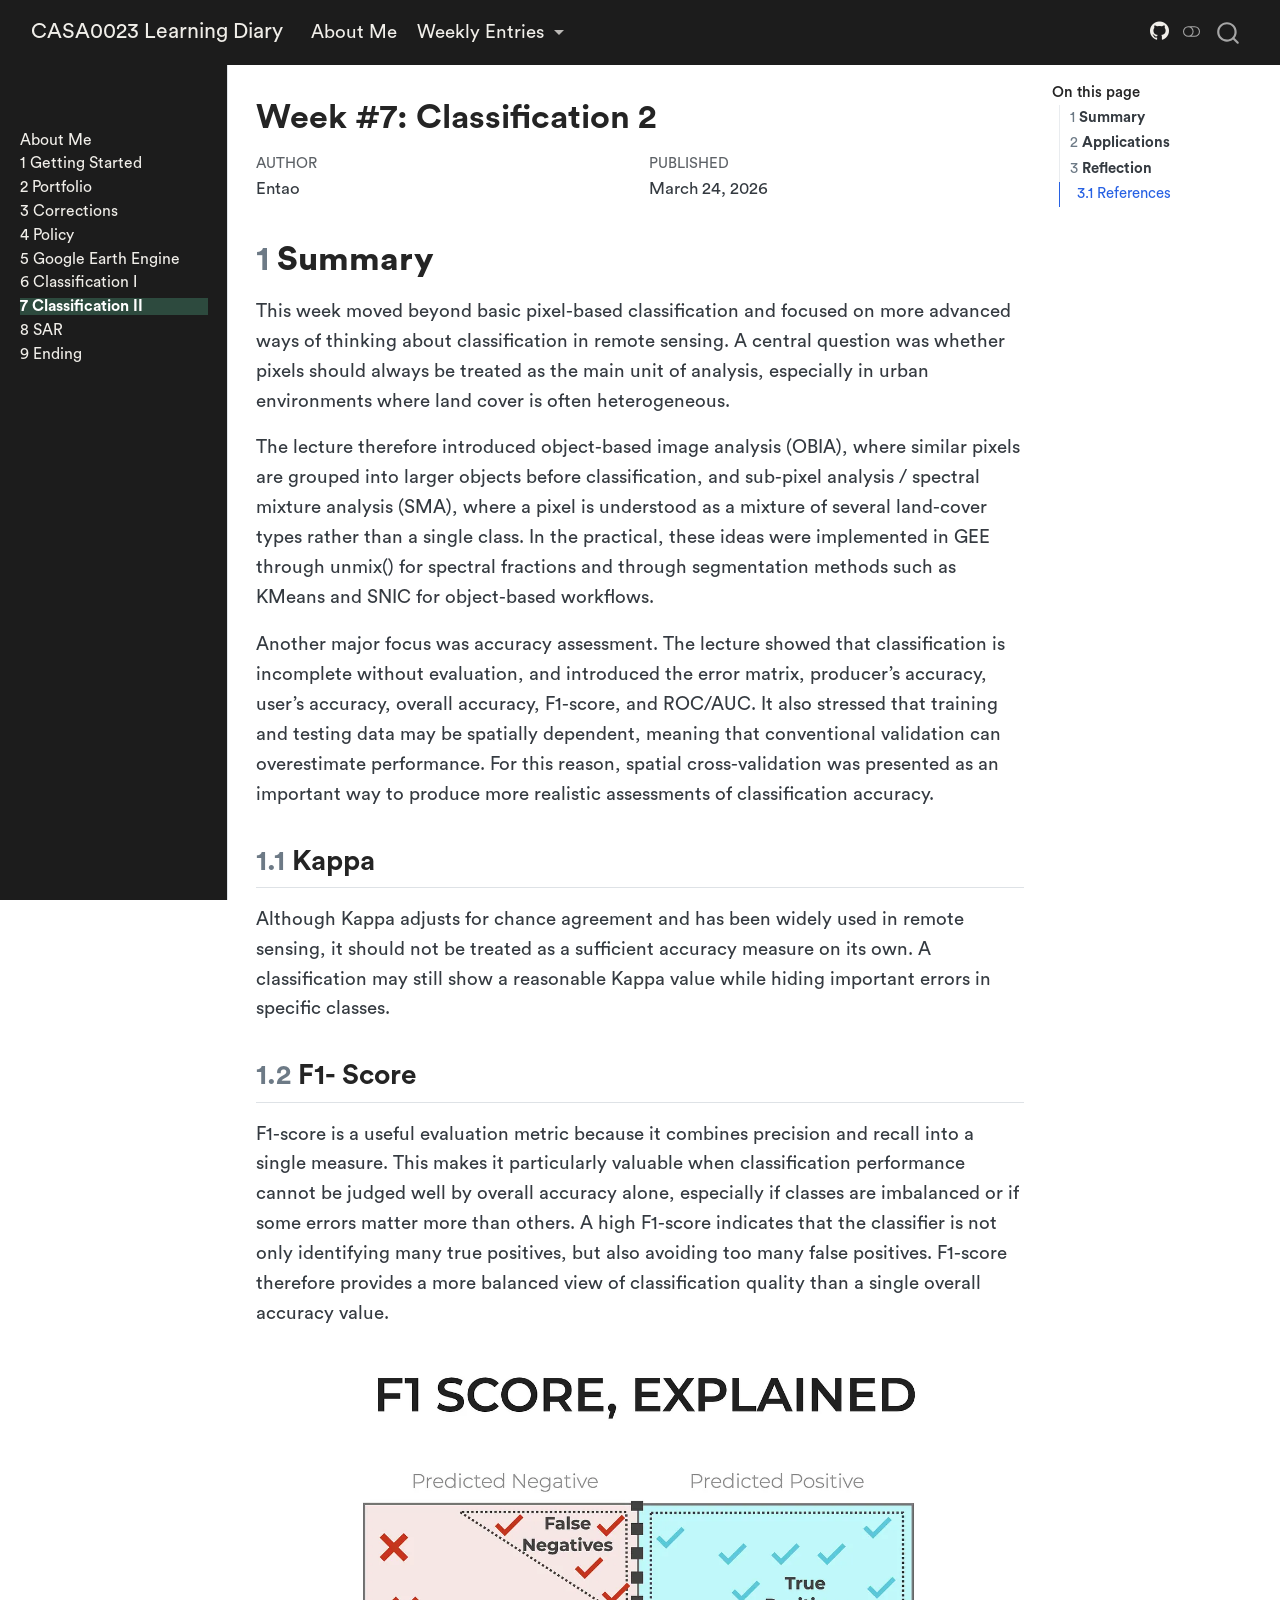
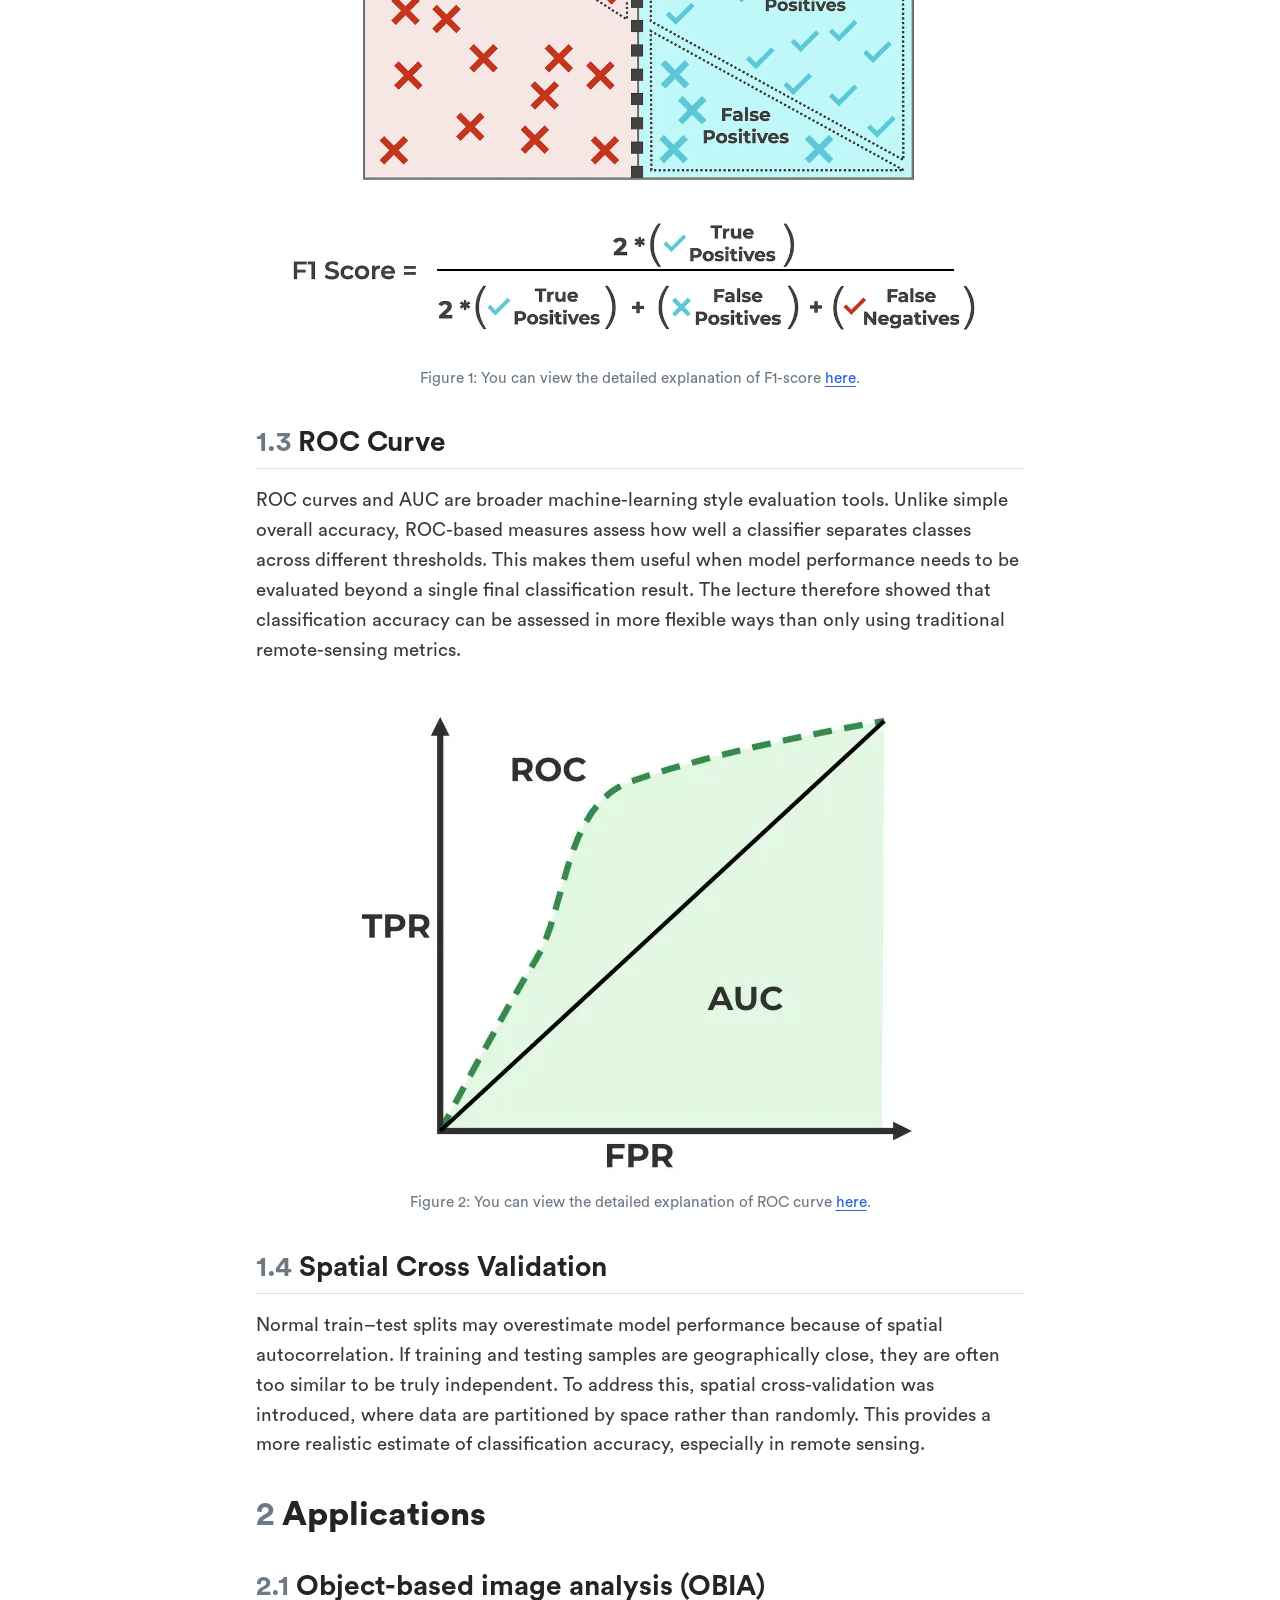
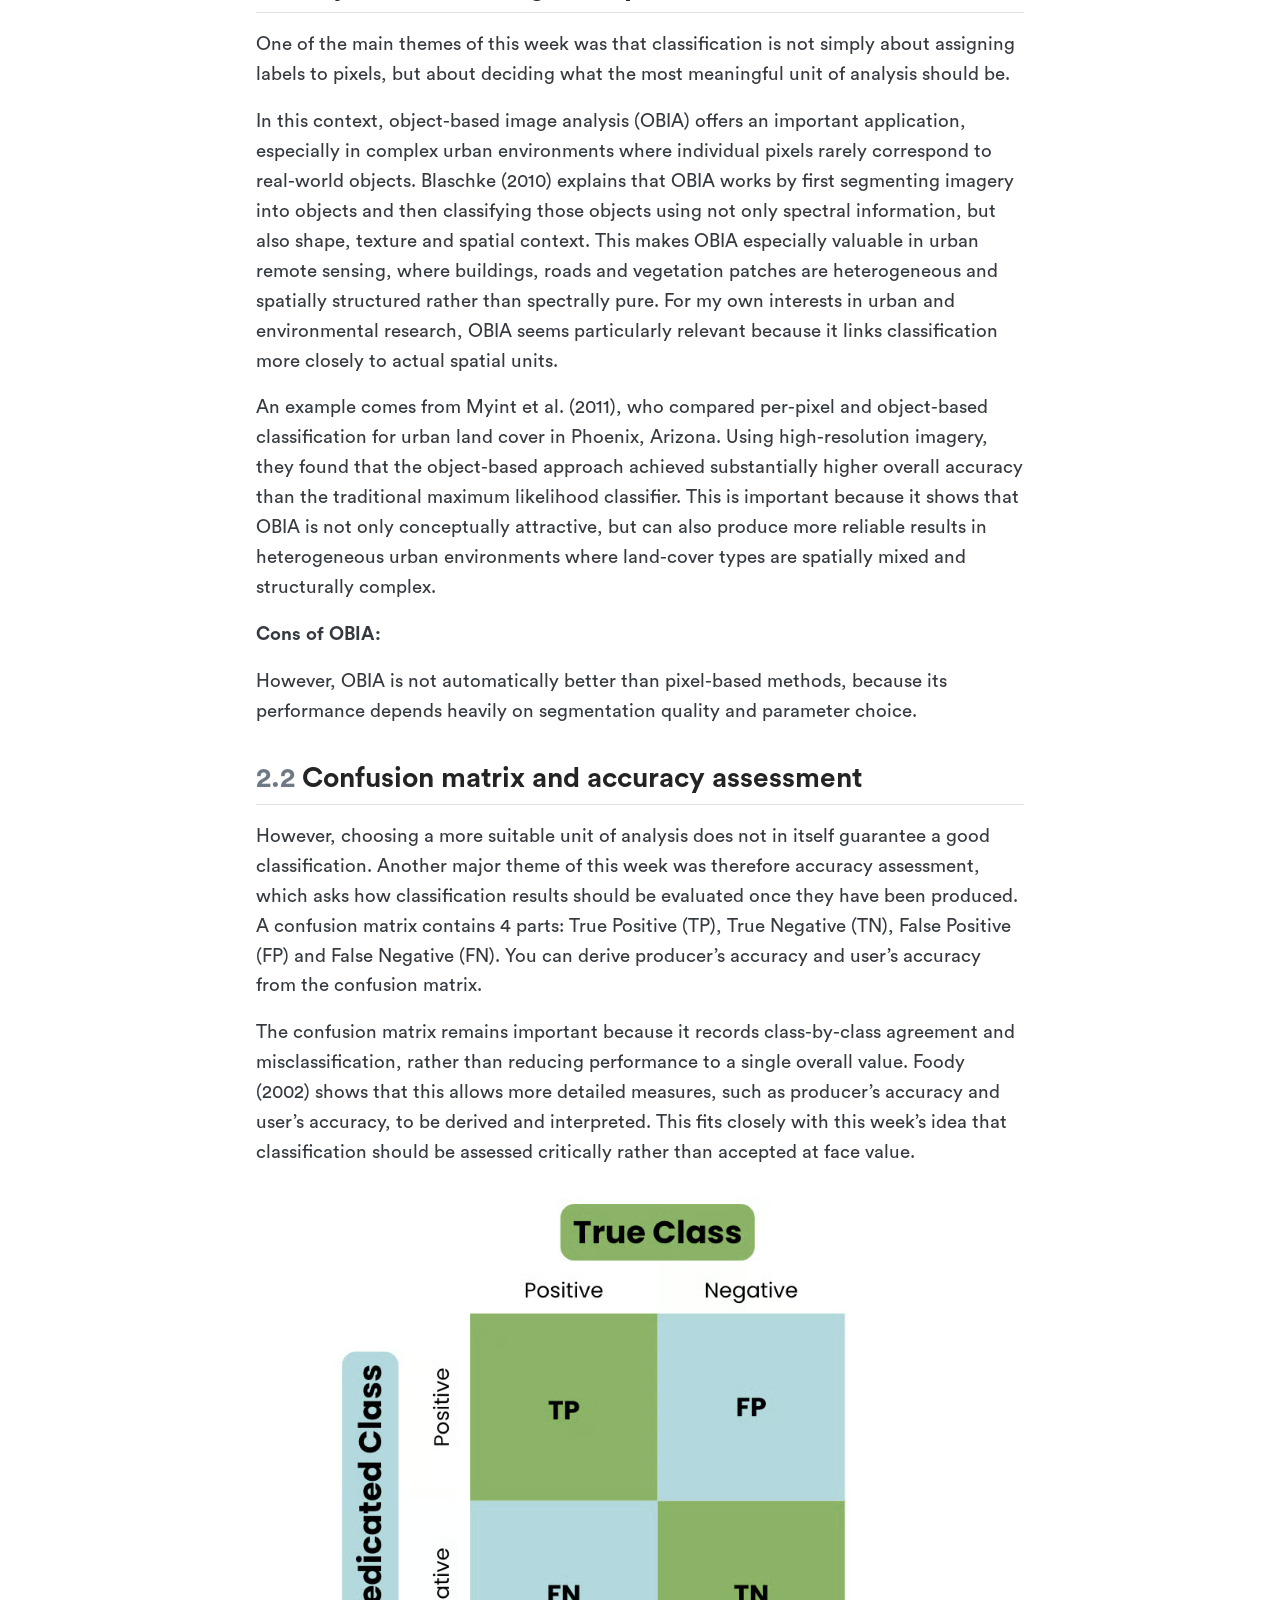
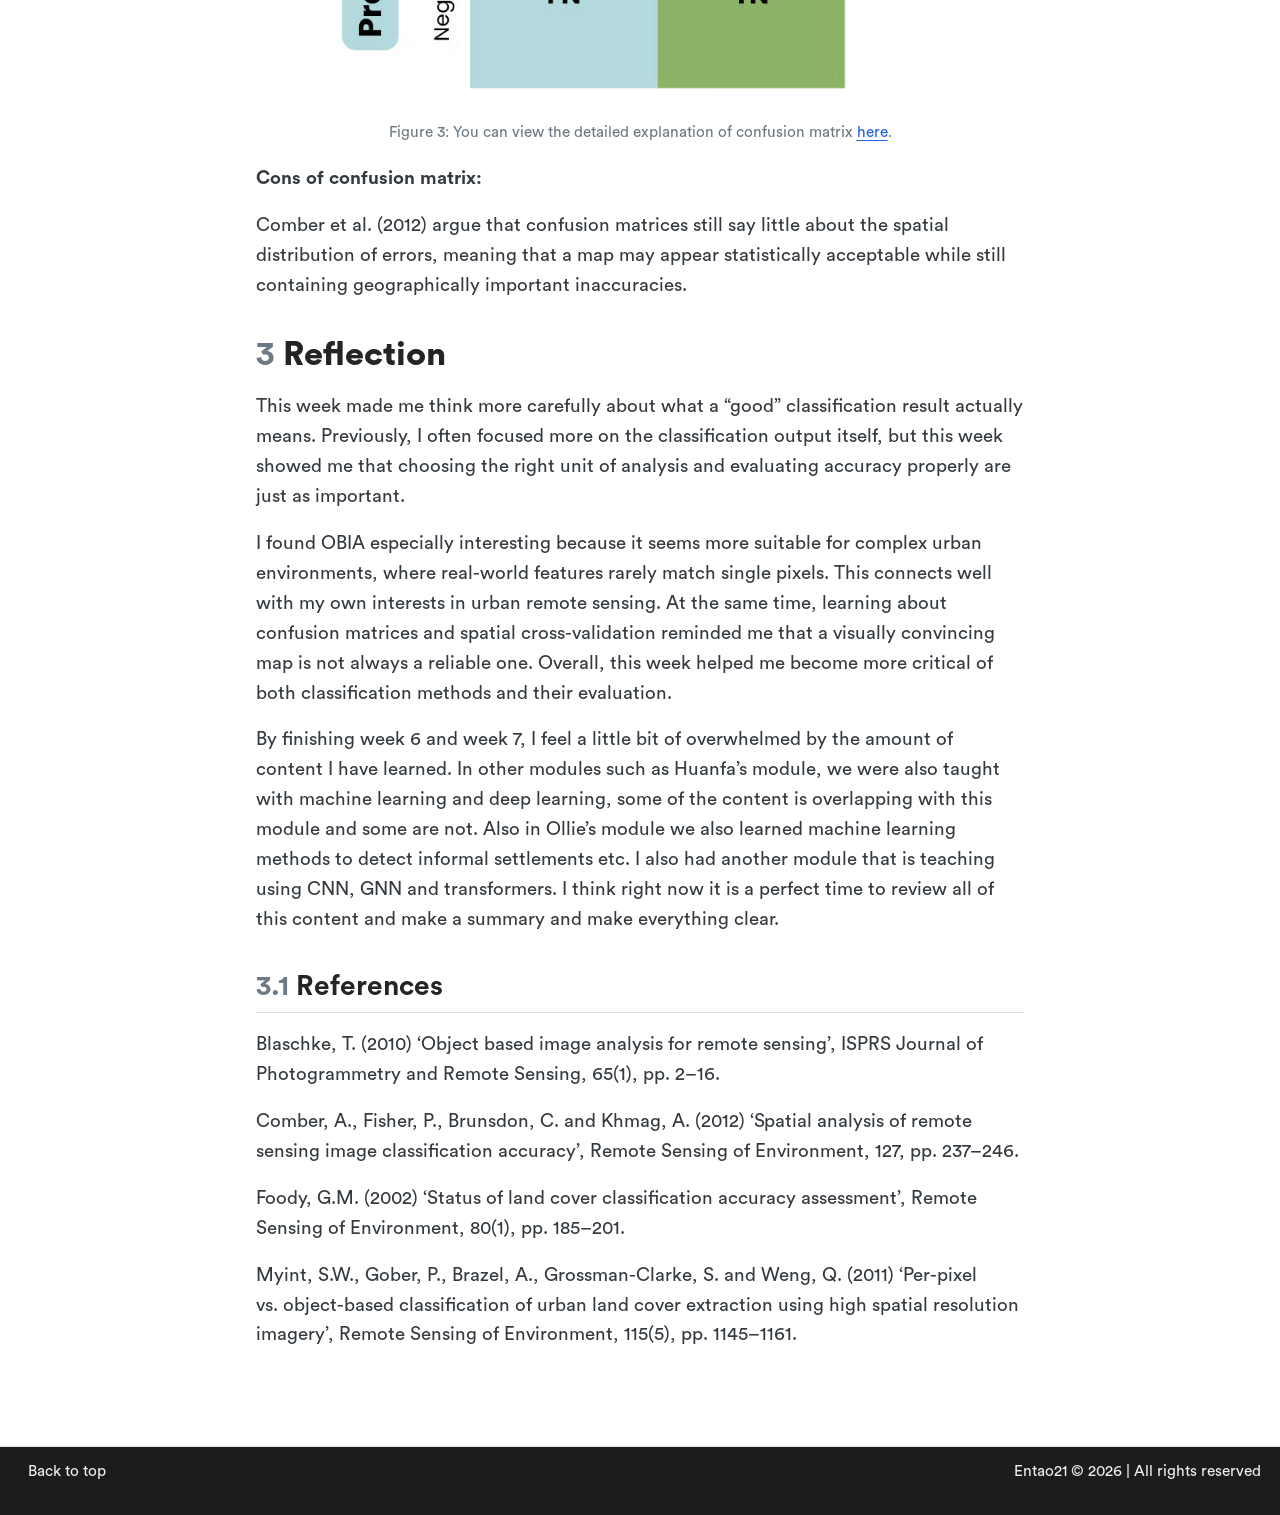
<file: docs/weeks/week7.html>
<!DOCTYPE html>
<html xmlns="http://www.w3.org/1999/xhtml" lang="en" xml:lang="en"><head>

<meta charset="utf-8">
<meta name="generator" content="quarto-1.9.27">

<meta name="viewport" content="width=device-width, initial-scale=1.0, user-scalable=yes">

<meta name="author" content="Entao">
<meta name="dcterms.date" content="2026-03-24">

<title>Week #7: Classification 2 – CASA0023 Learning Diary</title>
<style>
/* Default styles provided by pandoc.
** See https://pandoc.org/MANUAL.html#variables-for-html for config info.
*/
code{white-space: pre-wrap;}
span.smallcaps{font-variant: small-caps;}
div.columns{display: flex; gap: min(4vw, 1.5em);}
div.column{flex: auto; overflow-x: auto;}
div.hanging-indent{margin-left: 1.5em; text-indent: -1.5em;}
ul.task-list{list-style: none;}
ul.task-list li input[type="checkbox"] {
  width: 0.8em;
  margin: 0 0.8em 0.2em -1em; /* quarto-specific, see https://github.com/quarto-dev/quarto-cli/issues/4556 */ 
  vertical-align: middle;
}
</style>


<script src="../site_libs/quarto-nav/quarto-nav.js"></script>
<script src="../site_libs/quarto-nav/headroom.min.js"></script>
<script src="../site_libs/clipboard/clipboard.min.js"></script>
<script src="../site_libs/quarto-search/autocomplete.umd.js"></script>
<script src="../site_libs/quarto-search/fuse.min.js"></script>
<script src="../site_libs/quarto-search/quarto-search.js"></script>
<meta name="quarto:offset" content="../">
<script src="../site_libs/quarto-html/quarto.js" type="module"></script>
<script src="../site_libs/quarto-html/tabsets/tabsets.js" type="module"></script>
<script src="../site_libs/quarto-html/popper.min.js"></script>
<script src="../site_libs/quarto-html/tippy.umd.min.js"></script>
<script src="../site_libs/quarto-html/anchor.min.js"></script>
<link href="../site_libs/quarto-html/tippy.css" rel="stylesheet">
<link href="../site_libs/quarto-html/quarto-syntax-highlighting-67e1af7abdb15bd5a2919d83736f6706.css" rel="stylesheet" class="quarto-color-scheme" id="quarto-text-highlighting-styles">
<link href="../site_libs/quarto-html/quarto-syntax-highlighting-dark-4f6ed13f903dd169c65400d30de9f695.css" rel="stylesheet" class="quarto-color-scheme quarto-color-alternate" id="quarto-text-highlighting-styles">
<link href="../site_libs/quarto-html/quarto-syntax-highlighting-67e1af7abdb15bd5a2919d83736f6706.css" rel="stylesheet" class="quarto-color-scheme-extra" id="quarto-text-highlighting-styles">
<script src="../site_libs/bootstrap/bootstrap.min.js"></script>
<link href="../site_libs/bootstrap/bootstrap-icons.css" rel="stylesheet">
<link href="../site_libs/bootstrap/bootstrap-9ba38ff278d7fd0be93897049b419520.min.css" rel="stylesheet" append-hash="true" class="quarto-color-scheme" id="quarto-bootstrap" data-mode="light">
<link href="../site_libs/bootstrap/bootstrap-dark-483145255f56ea961f490df5ea6782d4.min.css" rel="stylesheet" append-hash="true" class="quarto-color-scheme quarto-color-alternate" id="quarto-bootstrap" data-mode="dark">
<link href="../site_libs/bootstrap/bootstrap-9ba38ff278d7fd0be93897049b419520.min.css" rel="stylesheet" append-hash="true" class="quarto-color-scheme-extra" id="quarto-bootstrap" data-mode="light">
<script id="quarto-search-options" type="application/json">{
  "location": "navbar",
  "copy-button": false,
  "collapse-after": 3,
  "panel-placement": "end",
  "type": "overlay",
  "limit": 50,
  "keyboard-shortcut": [
    "f",
    "/",
    "s"
  ],
  "show-item-context": false,
  "language": {
    "search-no-results-text": "No results",
    "search-matching-documents-text": "matching documents",
    "search-copy-link-title": "Copy link to search",
    "search-hide-matches-text": "Hide additional matches",
    "search-more-match-text": "more match in this document",
    "search-more-matches-text": "more matches in this document",
    "search-clear-button-title": "Clear",
    "search-text-placeholder": "",
    "search-detached-cancel-button-title": "Cancel",
    "search-submit-button-title": "Submit",
    "search-label": "Search"
  }
}</script>
<style>html{ scroll-behavior: smooth; }</style>


<link rel="stylesheet" href="../styles.css">
</head>

<body class="nav-sidebar docked nav-fixed quarto-light"><script id="quarto-html-before-body" type="application/javascript">
    const toggleBodyColorMode = (bsSheetEl) => {
      const mode = bsSheetEl.getAttribute("data-mode");
      const bodyEl = window.document.querySelector("body");
      if (mode === "dark") {
        bodyEl.classList.add("quarto-dark");
        bodyEl.classList.remove("quarto-light");
      } else {
        bodyEl.classList.add("quarto-light");
        bodyEl.classList.remove("quarto-dark");
      }
    }
    const toggleBodyColorPrimary = () => {
      const bsSheetEl = window.document.querySelector("link#quarto-bootstrap:not([rel=disabled-stylesheet])");
      if (bsSheetEl) {
        toggleBodyColorMode(bsSheetEl);
      }
    }
    const setColorSchemeToggle = (alternate) => {
      const toggles = window.document.querySelectorAll('.quarto-color-scheme-toggle');
      for (let i=0; i < toggles.length; i++) {
        const toggle = toggles[i];
        if (toggle) {
          if (alternate) {
            toggle.classList.add("alternate");
          } else {
            toggle.classList.remove("alternate");
          }
        }
      }
    };
    const toggleColorMode = (alternate) => {
      // Switch the stylesheets
      const primaryStylesheets = window.document.querySelectorAll('link.quarto-color-scheme:not(.quarto-color-alternate)');
      const alternateStylesheets = window.document.querySelectorAll('link.quarto-color-scheme.quarto-color-alternate');
      manageTransitions('#quarto-margin-sidebar .nav-link', false);
      if (alternate) {
        // note: dark is layered on light, we don't disable primary!
        enableStylesheet(alternateStylesheets);
        for (const sheetNode of alternateStylesheets) {
          if (sheetNode.id === "quarto-bootstrap") {
            toggleBodyColorMode(sheetNode);
          }
        }
      } else {
        disableStylesheet(alternateStylesheets);
        enableStylesheet(primaryStylesheets)
        toggleBodyColorPrimary();
      }
      manageTransitions('#quarto-margin-sidebar .nav-link', true);
      // Switch the toggles
      setColorSchemeToggle(alternate)
      // Hack to workaround the fact that safari doesn't
      // properly recolor the scrollbar when toggling (#1455)
      if (navigator.userAgent.indexOf('Safari') > 0 && navigator.userAgent.indexOf('Chrome') == -1) {
        manageTransitions("body", false);
        window.scrollTo(0, 1);
        setTimeout(() => {
          window.scrollTo(0, 0);
          manageTransitions("body", true);
        }, 40);
      }
    }
    const disableStylesheet = (stylesheets) => {
      for (let i=0; i < stylesheets.length; i++) {
        const stylesheet = stylesheets[i];
        stylesheet.rel = 'disabled-stylesheet';
      }
    }
    const enableStylesheet = (stylesheets) => {
      for (let i=0; i < stylesheets.length; i++) {
        const stylesheet = stylesheets[i];
        if(stylesheet.rel !== 'stylesheet') { // for Chrome, which will still FOUC without this check
          stylesheet.rel = 'stylesheet';
        }
      }
    }
    const manageTransitions = (selector, allowTransitions) => {
      const els = window.document.querySelectorAll(selector);
      for (let i=0; i < els.length; i++) {
        const el = els[i];
        if (allowTransitions) {
          el.classList.remove('notransition');
        } else {
          el.classList.add('notransition');
        }
      }
    }
    const isFileUrl = () => {
      return window.location.protocol === 'file:';
    }
    const hasAlternateSentinel = () => {
      let styleSentinel = getColorSchemeSentinel();
      if (styleSentinel !== null) {
        return styleSentinel === "alternate";
      } else {
        return false;
      }
    }
    const setStyleSentinel = (alternate) => {
      const value = alternate ? "alternate" : "default";
      if (!isFileUrl()) {
        window.localStorage.setItem("quarto-color-scheme", value);
      } else {
        localAlternateSentinel = value;
      }
    }
    const getColorSchemeSentinel = () => {
      if (!isFileUrl()) {
        const storageValue = window.localStorage.getItem("quarto-color-scheme");
        return storageValue != null ? storageValue : localAlternateSentinel;
      } else {
        return localAlternateSentinel;
      }
    }
    const toggleGiscusIfUsed = (isAlternate, darkModeDefault) => {
      const baseTheme = document.querySelector('#giscus-base-theme')?.value ?? 'light';
      const alternateTheme = document.querySelector('#giscus-alt-theme')?.value ?? 'dark';
      let newTheme = '';
      if(authorPrefersDark) {
        newTheme = isAlternate ? baseTheme : alternateTheme;
      } else {
        newTheme = isAlternate ? alternateTheme : baseTheme;
      }
      const changeGiscusTheme = () => {
        // From: https://github.com/giscus/giscus/issues/336
        const sendMessage = (message) => {
          const iframe = document.querySelector('iframe.giscus-frame');
          if (!iframe) return;
          iframe.contentWindow.postMessage({ giscus: message }, 'https://giscus.app');
        }
        sendMessage({
          setConfig: {
            theme: newTheme
          }
        });
      }
      const isGiscussLoaded = window.document.querySelector('iframe.giscus-frame') !== null;
      if (isGiscussLoaded) {
        changeGiscusTheme();
      }
    };
    const authorPrefersDark = false;
    const darkModeDefault = authorPrefersDark;
      document.querySelector('link#quarto-text-highlighting-styles.quarto-color-scheme-extra').rel = 'disabled-stylesheet';
      document.querySelector('link#quarto-bootstrap.quarto-color-scheme-extra').rel = 'disabled-stylesheet';
    let localAlternateSentinel = darkModeDefault ? 'alternate' : 'default';
    // Dark / light mode switch
    window.quartoToggleColorScheme = () => {
      // Read the current dark / light value
      let toAlternate = !hasAlternateSentinel();
      toggleColorMode(toAlternate);
      setStyleSentinel(toAlternate);
      toggleGiscusIfUsed(toAlternate, darkModeDefault);
      window.dispatchEvent(new Event('resize'));
    };
    // Switch to dark mode if need be
    if (hasAlternateSentinel()) {
      toggleColorMode(true);
    } else {
      toggleColorMode(false);
    }
  </script>

<div id="quarto-search-results"></div>
  <header id="quarto-header" class="headroom fixed-top">
    <nav class="navbar navbar-expand-lg " data-bs-theme="dark">
      <div class="navbar-container container-fluid">
      <div class="navbar-brand-container mx-auto">
    <a class="navbar-brand" href="../index.html">
    <span class="navbar-title">CASA0023 Learning Diary</span>
    </a>
  </div>
            <div id="quarto-search" class="" title="Search"></div>
          <button class="navbar-toggler" type="button" data-bs-toggle="collapse" data-bs-target="#navbarCollapse" aria-controls="navbarCollapse" role="menu" aria-expanded="false" aria-label="Toggle navigation" onclick="if (window.quartoToggleHeadroom) { window.quartoToggleHeadroom(); }">
  <span class="navbar-toggler-icon"></span>
</button>
          <div class="collapse navbar-collapse" id="navbarCollapse">
            <ul class="navbar-nav navbar-nav-scroll me-auto">
  <li class="nav-item">
    <a class="nav-link active" href="../index.html" aria-current="page"> 
<span class="menu-text">About Me</span></a>
  </li>  
  <li class="nav-item dropdown ">
    <a class="nav-link dropdown-toggle" href="#" id="nav-menu-weekly-entries" role="link" data-bs-toggle="dropdown" aria-expanded="false">
 <span class="menu-text">Weekly Entries</span>
    </a>
    <ul class="dropdown-menu" aria-labelledby="nav-menu-weekly-entries">    
        <li>
    <a class="dropdown-item" href="../weeks/week1.html">
 <span class="dropdown-text">Week 1: Getting Started</span></a>
  </li>  
        <li>
    <a class="dropdown-item" href="../weeks/week2.html">
 <span class="dropdown-text">Week 2: Portfolio</span></a>
  </li>  
        <li>
    <a class="dropdown-item" href="../weeks/week3.html">
 <span class="dropdown-text">Week 3: Corrections</span></a>
  </li>  
        <li>
    <a class="dropdown-item" href="../weeks/week4.html">
 <span class="dropdown-text">Week 4: Policy</span></a>
  </li>  
        <li>
    <a class="dropdown-item" href="../weeks/week5.html">
 <span class="dropdown-text">Week 5: Google Earth Engine</span></a>
  </li>  
        <li>
    <a class="dropdown-item" href="../weeks/week6.html">
 <span class="dropdown-text">Week 6: Classification 1</span></a>
  </li>  
        <li>
    <a class="dropdown-item" href="../weeks/week7.html">
 <span class="dropdown-text">Week 7: Classification 2</span></a>
  </li>  
        <li>
    <a class="dropdown-item" href="../weeks/week8.html">
 <span class="dropdown-text">Week 8: SAR</span></a>
  </li>  
        <li>
    <a class="dropdown-item" href="../weeks/week9.html">
 <span class="dropdown-text">Week 9: Ending</span></a>
  </li>  
    </ul>
  </li>
</ul>
            <ul class="navbar-nav navbar-nav-scroll ms-auto">
  <li class="nav-item compact">
    <a class="nav-link" href="https://github.com/Entao21/rs4ct"> <i class="bi bi-github" role="img" aria-label="GitHub">
</i> 
<span class="menu-text"></span></a>
  </li>  
</ul>
          </div> <!-- /navcollapse -->
            <div class="quarto-navbar-tools">
  <a href="" class="quarto-color-scheme-toggle quarto-navigation-tool  px-1" onclick="window.quartoToggleColorScheme(); return false;" title="Toggle dark mode"><i class="bi"></i></a>
</div>
      </div> <!-- /container-fluid -->
    </nav>
  <nav class="quarto-secondary-nav">
    <div class="container-fluid d-flex">
      <button type="button" class="quarto-btn-toggle btn" data-bs-toggle="collapse" role="button" data-bs-target=".quarto-sidebar-collapse-item" aria-controls="quarto-sidebar" aria-expanded="false" aria-label="Toggle sidebar navigation" onclick="if (window.quartoToggleHeadroom) { window.quartoToggleHeadroom(); }">
        <i class="bi bi-layout-text-sidebar-reverse"></i>
      </button>
        <nav class="quarto-page-breadcrumbs" aria-label="breadcrumb"><ol class="breadcrumb"><li class="breadcrumb-item"><a href="../weeks/week7.html">7 Classification II</a></li></ol></nav>
        <a class="flex-grow-1" role="navigation" data-bs-toggle="collapse" data-bs-target=".quarto-sidebar-collapse-item" aria-controls="quarto-sidebar" aria-expanded="false" aria-label="Toggle sidebar navigation" onclick="if (window.quartoToggleHeadroom) { window.quartoToggleHeadroom(); }">      
        </a>
      <button type="button" class="btn quarto-search-button" aria-label="Search" onclick="window.quartoOpenSearch();">
        <i class="bi bi-search"></i>
      </button>
    </div>
  </nav>
</header>
<!-- content -->
<div id="quarto-content" class="quarto-container page-columns page-rows-contents page-layout-article page-navbar">
<!-- sidebar -->
  <nav id="quarto-sidebar" class="sidebar collapse collapse-horizontal quarto-sidebar-collapse-item sidebar-navigation docked overflow-auto">
        <div class="mt-2 flex-shrink-0 align-items-center">
        <div class="sidebar-search">
        <div id="quarto-search" class="" title="Search"></div>
        </div>
        </div>
    <div class="sidebar-menu-container"> 
    <ul class="list-unstyled mt-1">
        <li class="sidebar-item">
  <div class="sidebar-item-container"> 
  <a href="../index.html" class="sidebar-item-text sidebar-link">
 <span class="menu-text">About Me</span></a>
  </div>
</li>
        <li class="sidebar-item">
  <div class="sidebar-item-container"> 
  <a href="../weeks/week1.html" class="sidebar-item-text sidebar-link">
 <span class="menu-text">1 Getting Started</span></a>
  </div>
</li>
        <li class="sidebar-item">
  <div class="sidebar-item-container"> 
  <a href="../weeks/week2.html" class="sidebar-item-text sidebar-link">
 <span class="menu-text">2 Portfolio</span></a>
  </div>
</li>
        <li class="sidebar-item">
  <div class="sidebar-item-container"> 
  <a href="../weeks/week3.html" class="sidebar-item-text sidebar-link">
 <span class="menu-text">3 Corrections</span></a>
  </div>
</li>
        <li class="sidebar-item">
  <div class="sidebar-item-container"> 
  <a href="../weeks/week4.html" class="sidebar-item-text sidebar-link">
 <span class="menu-text">4 Policy</span></a>
  </div>
</li>
        <li class="sidebar-item">
  <div class="sidebar-item-container"> 
  <a href="../weeks/week5.html" class="sidebar-item-text sidebar-link">
 <span class="menu-text">5 Google Earth Engine</span></a>
  </div>
</li>
        <li class="sidebar-item">
  <div class="sidebar-item-container"> 
  <a href="../weeks/week6.html" class="sidebar-item-text sidebar-link">
 <span class="menu-text">6 Classification I</span></a>
  </div>
</li>
        <li class="sidebar-item">
  <div class="sidebar-item-container"> 
  <a href="../weeks/week7.html" class="sidebar-item-text sidebar-link active">
 <span class="menu-text">7 Classification II</span></a>
  </div>
</li>
        <li class="sidebar-item">
  <div class="sidebar-item-container"> 
  <a href="../weeks/week8.html" class="sidebar-item-text sidebar-link">
 <span class="menu-text">8 SAR</span></a>
  </div>
</li>
        <li class="sidebar-item">
  <div class="sidebar-item-container"> 
  <a href="../weeks/week9.html" class="sidebar-item-text sidebar-link">
 <span class="menu-text">9 Ending</span></a>
  </div>
</li>
    </ul>
    </div>
</nav>
<div id="quarto-sidebar-glass" class="quarto-sidebar-collapse-item" data-bs-toggle="collapse" data-bs-target=".quarto-sidebar-collapse-item"></div>
<!-- margin-sidebar -->
    <div id="quarto-margin-sidebar" class="sidebar margin-sidebar">
        <nav id="TOC" role="doc-toc" class="toc-active">
    <h2 id="toc-title">On this page</h2>
   
  <ul>
  <li><a href="#summary" id="toc-summary" class="nav-link active" data-scroll-target="#summary"><span class="header-section-number">1</span> <strong>Summary</strong></a>
  <ul class="collapse">
  <li><a href="#kappa" id="toc-kappa" class="nav-link" data-scroll-target="#kappa"><span class="header-section-number">1.1</span> Kappa</a></li>
  <li><a href="#f1--score" id="toc-f1--score" class="nav-link" data-scroll-target="#f1--score"><span class="header-section-number">1.2</span> F1- Score</a></li>
  <li><a href="#roc-curve" id="toc-roc-curve" class="nav-link" data-scroll-target="#roc-curve"><span class="header-section-number">1.3</span> ROC Curve</a></li>
  <li><a href="#spatial-cross-validation" id="toc-spatial-cross-validation" class="nav-link" data-scroll-target="#spatial-cross-validation"><span class="header-section-number">1.4</span> Spatial Cross Validation</a></li>
  </ul></li>
  <li><a href="#applications" id="toc-applications" class="nav-link" data-scroll-target="#applications"><span class="header-section-number">2</span> <strong>Applications</strong></a>
  <ul class="collapse">
  <li><a href="#object-based-image-analysis-obia" id="toc-object-based-image-analysis-obia" class="nav-link" data-scroll-target="#object-based-image-analysis-obia"><span class="header-section-number">2.1</span> Object-based image analysis (OBIA)</a></li>
  <li><a href="#confusion-matrix-and-accuracy-assessment" id="toc-confusion-matrix-and-accuracy-assessment" class="nav-link" data-scroll-target="#confusion-matrix-and-accuracy-assessment"><span class="header-section-number">2.2</span> Confusion matrix and accuracy assessment</a></li>
  </ul></li>
  <li><a href="#reflection" id="toc-reflection" class="nav-link" data-scroll-target="#reflection"><span class="header-section-number">3</span> <strong>Reflection</strong></a>
  <ul class="collapse">
  <li><a href="#references" id="toc-references" class="nav-link" data-scroll-target="#references"><span class="header-section-number">3.1</span> References</a></li>
  </ul></li>
  </ul>
</nav>
    </div>
<!-- main -->
<main class="content" id="quarto-document-content">


<header id="title-block-header" class="quarto-title-block default">
<div class="quarto-title">
<h1 class="title">Week #7: Classification 2</h1>
</div>



<div class="quarto-title-meta">

    <div>
    <div class="quarto-title-meta-heading">Author</div>
    <div class="quarto-title-meta-contents">
             <p>Entao </p>
          </div>
  </div>
    
    <div>
    <div class="quarto-title-meta-heading">Published</div>
    <div class="quarto-title-meta-contents">
      <p class="date">March 24, 2026</p>
    </div>
  </div>
  
    
  </div>
  


</header>


<section id="summary" class="level1" data-number="1">
<h1 data-number="1"><span class="header-section-number">1</span> <strong>Summary</strong></h1>
<p>This week moved beyond basic pixel-based classification and focused on more advanced ways of thinking about classification in remote sensing. A central question was whether pixels should always be treated as the main unit of analysis, especially in urban environments where land cover is often heterogeneous.</p>
<p>The lecture therefore introduced object-based image analysis (OBIA), where similar pixels are grouped into larger objects before classification, and sub-pixel analysis / spectral mixture analysis (SMA), where a pixel is understood as a mixture of several land-cover types rather than a single class. In the practical, these ideas were implemented in GEE through unmix() for spectral fractions and through segmentation methods such as KMeans and SNIC for object-based workflows.</p>
<p>Another major focus was accuracy assessment. The lecture showed that classification is incomplete without evaluation, and introduced the error matrix, producer’s accuracy, user’s accuracy, overall accuracy, F1-score, and ROC/AUC. It also stressed that training and testing data may be spatially dependent, meaning that conventional validation can overestimate performance. For this reason, spatial cross-validation was presented as an important way to produce more realistic assessments of classification accuracy.</p>
<section id="kappa" class="level2" data-number="1.1">
<h2 data-number="1.1" class="anchored" data-anchor-id="kappa"><span class="header-section-number">1.1</span> Kappa</h2>
<p>Although Kappa adjusts for chance agreement and has been widely used in remote sensing, it should not be treated as a sufficient accuracy measure on its own. A classification may still show a reasonable Kappa value while hiding important errors in specific classes.</p>
</section>
<section id="f1--score" class="level2" data-number="1.2">
<h2 data-number="1.2" class="anchored" data-anchor-id="f1--score"><span class="header-section-number">1.2</span> F1- Score</h2>
<p>F1-score is a useful evaluation metric because it combines precision and recall into a single measure. This makes it particularly valuable when classification performance cannot be judged well by overall accuracy alone, especially if classes are imbalanced or if some errors matter more than others. A high F1-score indicates that the classifier is not only identifying many true positives, but also avoiding too many false positives. F1-score therefore provides a more balanced view of classification quality than a single overall accuracy value.</p>
<div id="fig-sdg" class="quarto-float quarto-figure quarto-figure-center anchored" data-fig-align="center">
<figure class="quarto-float quarto-float-fig figure">
<div aria-describedby="fig-sdg-caption-0ceaefa1-69ba-4598-a22c-09a6ac19f8ca">
<img src="../resources/pictures7/f1.png" class="img-fluid figure-img">
</div>
<figcaption class="quarto-float-caption-bottom quarto-float-caption quarto-float-fig" id="fig-sdg-caption-0ceaefa1-69ba-4598-a22c-09a6ac19f8ca">
Figure&nbsp;1: You can view the detailed explanation of F1-score <a href="https://medium.com/@nay1228/mastering-evaluation-metrics-f1-score-z-score-roc-curve-and-precision-recall-curve-cb175de25724">here</a>.
</figcaption>
</figure>
</div>
</section>
<section id="roc-curve" class="level2" data-number="1.3">
<h2 data-number="1.3" class="anchored" data-anchor-id="roc-curve"><span class="header-section-number">1.3</span> ROC Curve</h2>
<p>ROC curves and AUC are broader machine-learning style evaluation tools. Unlike simple overall accuracy, ROC-based measures assess how well a classifier separates classes across different thresholds. This makes them useful when model performance needs to be evaluated beyond a single final classification result. The lecture therefore showed that classification accuracy can be assessed in more flexible ways than only using traditional remote-sensing metrics.</p>
<div id="fig-sdg" class="quarto-float quarto-figure quarto-figure-center anchored" data-fig-align="center">
<figure class="quarto-float quarto-float-fig figure">
<div aria-describedby="fig-sdg-caption-0ceaefa1-69ba-4598-a22c-09a6ac19f8ca">
<img src="../resources/pictures7/roc.png" class="img-fluid figure-img">
</div>
<figcaption class="quarto-float-caption-bottom quarto-float-caption quarto-float-fig" id="fig-sdg-caption-0ceaefa1-69ba-4598-a22c-09a6ac19f8ca">
Figure&nbsp;2: You can view the detailed explanation of ROC curve <a href="https://medium.com/@nay1228/mastering-evaluation-metrics-f1-score-z-score-roc-curve-and-precision-recall-curve-cb175de25724">here</a>.
</figcaption>
</figure>
</div>
</section>
<section id="spatial-cross-validation" class="level2" data-number="1.4">
<h2 data-number="1.4" class="anchored" data-anchor-id="spatial-cross-validation"><span class="header-section-number">1.4</span> Spatial Cross Validation</h2>
<p>Normal train–test splits may overestimate model performance because of spatial autocorrelation. If training and testing samples are geographically close, they are often too similar to be truly independent. To address this, spatial cross-validation was introduced, where data are partitioned by space rather than randomly. This provides a more realistic estimate of classification accuracy, especially in remote sensing.</p>
</section>
</section>
<section id="applications" class="level1" data-number="2">
<h1 data-number="2"><span class="header-section-number">2</span> <strong>Applications</strong></h1>
<section id="object-based-image-analysis-obia" class="level2" data-number="2.1">
<h2 data-number="2.1" class="anchored" data-anchor-id="object-based-image-analysis-obia"><span class="header-section-number">2.1</span> Object-based image analysis (OBIA)</h2>
<p>One of the main themes of this week was that classification is not simply about assigning labels to pixels, but about deciding what the most meaningful unit of analysis should be.</p>
<p>In this context, object-based image analysis (OBIA) offers an important application, especially in complex urban environments where individual pixels rarely correspond to real-world objects. Blaschke (2010) explains that OBIA works by first segmenting imagery into objects and then classifying those objects using not only spectral information, but also shape, texture and spatial context. This makes OBIA especially valuable in urban remote sensing, where buildings, roads and vegetation patches are heterogeneous and spatially structured rather than spectrally pure. For my own interests in urban and environmental research, OBIA seems particularly relevant because it links classification more closely to actual spatial units.</p>
<p>An example comes from Myint et al.&nbsp;(2011), who compared per-pixel and object-based classification for urban land cover in Phoenix, Arizona. Using high-resolution imagery, they found that the object-based approach achieved substantially higher overall accuracy than the traditional maximum likelihood classifier. This is important because it shows that OBIA is not only conceptually attractive, but can also produce more reliable results in heterogeneous urban environments where land-cover types are spatially mixed and structurally complex.</p>
<p><strong>Cons of OBIA:</strong></p>
<p>However, OBIA is not automatically better than pixel-based methods, because its performance depends heavily on segmentation quality and parameter choice.</p>
</section>
<section id="confusion-matrix-and-accuracy-assessment" class="level2" data-number="2.2">
<h2 data-number="2.2" class="anchored" data-anchor-id="confusion-matrix-and-accuracy-assessment"><span class="header-section-number">2.2</span> Confusion matrix and accuracy assessment</h2>
<p>However, choosing a more suitable unit of analysis does not in itself guarantee a good classification. Another major theme of this week was therefore accuracy assessment, which asks how classification results should be evaluated once they have been produced. A confusion matrix contains 4 parts: True Positive (TP), True Negative (TN), False Positive (FP) and False Negative (FN). You can derive producer’s accuracy and user’s accuracy from the confusion matrix.</p>
<p>The confusion matrix remains important because it records class-by-class agreement and misclassification, rather than reducing performance to a single overall value. Foody (2002) shows that this allows more detailed measures, such as producer’s accuracy and user’s accuracy, to be derived and interpreted. This fits closely with this week’s idea that classification should be assessed critically rather than accepted at face value.</p>
<div id="fig-sdg" class="quarto-float quarto-figure quarto-figure-center anchored" data-fig-align="center">
<figure class="quarto-float quarto-float-fig figure">
<div aria-describedby="fig-sdg-caption-0ceaefa1-69ba-4598-a22c-09a6ac19f8ca">
<img src="../resources/pictures7/con.png" class="img-fluid figure-img">
</div>
<figcaption class="quarto-float-caption-bottom quarto-float-caption quarto-float-fig" id="fig-sdg-caption-0ceaefa1-69ba-4598-a22c-09a6ac19f8ca">
Figure&nbsp;3: You can view the detailed explanation of confusion matrix <a href="https://www.datacamp.com/tutorial/what-is-a-confusion-matrix-in-machine-learning?dc_referrer=https%3A%2F%2Fwww.google.com%2F">here</a>.
</figcaption>
</figure>
</div>
<p><strong>Cons of confusion matrix:</strong></p>
<p>Comber et al.&nbsp;(2012) argue that confusion matrices still say little about the spatial distribution of errors, meaning that a map may appear statistically acceptable while still containing geographically important inaccuracies.</p>
</section>
</section>
<section id="reflection" class="level1" data-number="3">
<h1 data-number="3"><span class="header-section-number">3</span> <strong>Reflection</strong></h1>
<p>This week made me think more carefully about what a “good” classification result actually means. Previously, I often focused more on the classification output itself, but this week showed me that choosing the right unit of analysis and evaluating accuracy properly are just as important.</p>
<p>I found OBIA especially interesting because it seems more suitable for complex urban environments, where real-world features rarely match single pixels. This connects well with my own interests in urban remote sensing. At the same time, learning about confusion matrices and spatial cross-validation reminded me that a visually convincing map is not always a reliable one. Overall, this week helped me become more critical of both classification methods and their evaluation.</p>
<p>By finishing week 6 and week 7, I feel a little bit of overwhelmed by the amount of content I have learned. In other modules such as Huanfa’s module, we were also taught with machine learning and deep learning, some of the content is overlapping with this module and some are not. Also in Ollie’s module we also learned machine learning methods to detect informal settlements etc. I also had another module that is teaching using CNN, GNN and transformers. I think right now it is a perfect time to review all of this content and make a summary and make everything clear.</p>
<section id="references" class="level2" data-number="3.1">
<h2 data-number="3.1" class="anchored" data-anchor-id="references"><span class="header-section-number">3.1</span> References</h2>
<p>Blaschke, T. (2010) ‘Object based image analysis for remote sensing’, ISPRS Journal of Photogrammetry and Remote Sensing, 65(1), pp.&nbsp;2–16.</p>
<p>Comber, A., Fisher, P., Brunsdon, C. and Khmag, A. (2012) ‘Spatial analysis of remote sensing image classification accuracy’, Remote Sensing of Environment, 127, pp.&nbsp;237–246.</p>
<p>Foody, G.M. (2002) ‘Status of land cover classification accuracy assessment’, Remote Sensing of Environment, 80(1), pp.&nbsp;185–201.</p>
<p>Myint, S.W., Gober, P., Brazel, A., Grossman-Clarke, S. and Weng, Q. (2011) ‘Per-pixel vs.&nbsp;object-based classification of urban land cover extraction using high spatial resolution imagery’, Remote Sensing of Environment, 115(5), pp.&nbsp;1145–1161.</p>


</section>
</section>

</main> <!-- /main -->
<script id="quarto-html-after-body" type="application/javascript">
  window.document.addEventListener("DOMContentLoaded", function (event) {
    // Ensure there is a toggle, if there isn't float one in the top right
    if (window.document.querySelector('.quarto-color-scheme-toggle') === null) {
      const a = window.document.createElement('a');
      a.classList.add('top-right');
      a.classList.add('quarto-color-scheme-toggle');
      a.href = "";
      a.onclick = function() { try { window.quartoToggleColorScheme(); } catch {} return false; };
      const i = window.document.createElement("i");
      i.classList.add('bi');
      a.appendChild(i);
      window.document.body.appendChild(a);
    }
    setColorSchemeToggle(hasAlternateSentinel())
    const icon = "";
    const anchorJS = new window.AnchorJS();
    anchorJS.options = {
      placement: 'right',
      icon: icon
    };
    anchorJS.add('.anchored');
    const isCodeAnnotation = (el) => {
      for (const clz of el.classList) {
        if (clz.startsWith('code-annotation-')) {                     
          return true;
        }
      }
      return false;
    }
    const onCopySuccess = function(e) {
      // button target
      const button = e.trigger;
      // don't keep focus
      button.blur();
      // flash "checked"
      button.classList.add('code-copy-button-checked');
      var currentTitle = button.getAttribute("title");
      button.setAttribute("title", "Copied!");
      let tooltip;
      if (window.bootstrap) {
        button.setAttribute("data-bs-toggle", "tooltip");
        button.setAttribute("data-bs-placement", "left");
        button.setAttribute("data-bs-title", "Copied!");
        tooltip = new bootstrap.Tooltip(button, 
          { trigger: "manual", 
            customClass: "code-copy-button-tooltip",
            offset: [0, -8]});
        tooltip.show();    
      }
      setTimeout(function() {
        if (tooltip) {
          tooltip.hide();
          button.removeAttribute("data-bs-title");
          button.removeAttribute("data-bs-toggle");
          button.removeAttribute("data-bs-placement");
        }
        button.setAttribute("title", currentTitle);
        button.classList.remove('code-copy-button-checked');
      }, 1000);
      // clear code selection
      e.clearSelection();
    }
    const getTextToCopy = function(trigger) {
      const outerScaffold = trigger.parentElement.cloneNode(true);
      const codeEl = outerScaffold.querySelector('code');
      for (const childEl of codeEl.children) {
        if (isCodeAnnotation(childEl)) {
          childEl.remove();
        }
      }
      return codeEl.innerText;
    }
    const clipboard = new window.ClipboardJS('.code-copy-button:not([data-in-quarto-modal])', {
      text: getTextToCopy
    });
    clipboard.on('success', onCopySuccess);
    if (window.document.getElementById('quarto-embedded-source-code-modal')) {
      const clipboardModal = new window.ClipboardJS('.code-copy-button[data-in-quarto-modal]', {
        text: getTextToCopy,
        container: window.document.getElementById('quarto-embedded-source-code-modal')
      });
      clipboardModal.on('success', onCopySuccess);
    }
      var localhostRegex = new RegExp(/^(?:http|https):\/\/localhost\:?[0-9]*\//);
      var mailtoRegex = new RegExp(/^mailto:/);
        var filterRegex = new RegExp("https:\/\/entao21\.github\.io\/rs4ct\/");
      var isInternal = (href) => {
          return filterRegex.test(href) || localhostRegex.test(href) || mailtoRegex.test(href);
      }
      // Inspect non-navigation links and adorn them if external
     var links = window.document.querySelectorAll('a[href]:not(.nav-link):not(.navbar-brand):not(.toc-action):not(.sidebar-link):not(.sidebar-item-toggle):not(.pagination-link):not(.no-external):not([aria-hidden]):not(.dropdown-item):not(.quarto-navigation-tool):not(.about-link)');
      for (var i=0; i<links.length; i++) {
        const link = links[i];
        if (!isInternal(link.href)) {
          // undo the damage that might have been done by quarto-nav.js in the case of
          // links that we want to consider external
          if (link.dataset.originalHref !== undefined) {
            link.href = link.dataset.originalHref;
          }
        }
      }
    function tippyHover(el, contentFn, onTriggerFn, onUntriggerFn) {
      const config = {
        allowHTML: true,
        maxWidth: 500,
        delay: 100,
        arrow: false,
        appendTo: function(el) {
            return el.parentElement;
        },
        interactive: true,
        interactiveBorder: 10,
        theme: 'quarto',
        placement: 'bottom-start',
      };
      if (contentFn) {
        config.content = contentFn;
      }
      if (onTriggerFn) {
        config.onTrigger = onTriggerFn;
      }
      if (onUntriggerFn) {
        config.onUntrigger = onUntriggerFn;
      }
      window.tippy(el, config); 
    }
    const noterefs = window.document.querySelectorAll('a[role="doc-noteref"]');
    for (var i=0; i<noterefs.length; i++) {
      const ref = noterefs[i];
      tippyHover(ref, function() {
        // use id or data attribute instead here
        let href = ref.getAttribute('data-footnote-href') || ref.getAttribute('href');
        try { href = new URL(href).hash; } catch {}
        const id = href.replace(/^#\/?/, "");
        const note = window.document.getElementById(id);
        if (note) {
          return note.innerHTML;
        } else {
          return "";
        }
      });
    }
    const xrefs = window.document.querySelectorAll('a.quarto-xref');
    const processXRef = (id, note) => {
      // Strip column container classes
      const stripColumnClz = (el) => {
        el.classList.remove("page-full", "page-columns");
        if (el.children) {
          for (const child of el.children) {
            stripColumnClz(child);
          }
        }
      }
      stripColumnClz(note)
      if (id === null || id.startsWith('sec-')) {
        // Special case sections, only their first couple elements
        const container = document.createElement("div");
        if (note.children && note.children.length > 2) {
          container.appendChild(note.children[0].cloneNode(true));
          for (let i = 1; i < note.children.length; i++) {
            const child = note.children[i];
            if (child.tagName === "P" && child.innerText === "") {
              continue;
            } else {
              container.appendChild(child.cloneNode(true));
              break;
            }
          }
          if (window.Quarto?.typesetMath) {
            window.Quarto.typesetMath(container);
          }
          return container.innerHTML
        } else {
          if (window.Quarto?.typesetMath) {
            window.Quarto.typesetMath(note);
          }
          return note.innerHTML;
        }
      } else {
        // Remove any anchor links if they are present
        const anchorLink = note.querySelector('a.anchorjs-link');
        if (anchorLink) {
          anchorLink.remove();
        }
        if (window.Quarto?.typesetMath) {
          window.Quarto.typesetMath(note);
        }
        if (note.classList.contains("callout")) {
          return note.outerHTML;
        } else {
          return note.innerHTML;
        }
      }
    }
    for (var i=0; i<xrefs.length; i++) {
      const xref = xrefs[i];
      tippyHover(xref, undefined, function(instance) {
        instance.disable();
        let url = xref.getAttribute('href');
        let hash = undefined; 
        if (url.startsWith('#')) {
          hash = url;
        } else {
          try { hash = new URL(url).hash; } catch {}
        }
        if (hash) {
          const id = hash.replace(/^#\/?/, "");
          const note = window.document.getElementById(id);
          if (note !== null) {
            try {
              const html = processXRef(id, note.cloneNode(true));
              instance.setContent(html);
            } finally {
              instance.enable();
              instance.show();
            }
          } else {
            // See if we can fetch this
            fetch(url.split('#')[0])
            .then(res => res.text())
            .then(html => {
              const parser = new DOMParser();
              const htmlDoc = parser.parseFromString(html, "text/html");
              const note = htmlDoc.getElementById(id);
              if (note !== null) {
                const html = processXRef(id, note);
                instance.setContent(html);
              } 
            }).finally(() => {
              instance.enable();
              instance.show();
            });
          }
        } else {
          // See if we can fetch a full url (with no hash to target)
          // This is a special case and we should probably do some content thinning / targeting
          fetch(url)
          .then(res => res.text())
          .then(html => {
            const parser = new DOMParser();
            const htmlDoc = parser.parseFromString(html, "text/html");
            const note = htmlDoc.querySelector('main.content');
            if (note !== null) {
              // This should only happen for chapter cross references
              // (since there is no id in the URL)
              // remove the first header
              if (note.children.length > 0 && note.children[0].tagName === "HEADER") {
                note.children[0].remove();
              }
              const html = processXRef(null, note);
              instance.setContent(html);
            } 
          }).finally(() => {
            instance.enable();
            instance.show();
          });
        }
      }, function(instance) {
      });
    }
        let selectedAnnoteEl;
        const selectorForAnnotation = ( cell, annotation) => {
          let cellAttr = 'data-code-cell="' + cell + '"';
          let lineAttr = 'data-code-annotation="' +  annotation + '"';
          const selector = 'span[' + cellAttr + '][' + lineAttr + ']';
          return selector;
        }
        const selectCodeLines = (annoteEl) => {
          const doc = window.document;
          const targetCell = annoteEl.getAttribute("data-target-cell");
          const targetAnnotation = annoteEl.getAttribute("data-target-annotation");
          const annoteSpan = window.document.querySelector(selectorForAnnotation(targetCell, targetAnnotation));
          const lines = annoteSpan.getAttribute("data-code-lines").split(",");
          const lineIds = lines.map((line) => {
            return targetCell + "-" + line;
          })
          let top = null;
          let height = null;
          let parent = null;
          if (lineIds.length > 0) {
              //compute the position of the single el (top and bottom and make a div)
              const el = window.document.getElementById(lineIds[0]);
              top = el.offsetTop;
              height = el.offsetHeight;
              parent = el.parentElement.parentElement;
            if (lineIds.length > 1) {
              const lastEl = window.document.getElementById(lineIds[lineIds.length - 1]);
              const bottom = lastEl.offsetTop + lastEl.offsetHeight;
              height = bottom - top;
            }
            if (top !== null && height !== null && parent !== null) {
              // cook up a div (if necessary) and position it 
              let div = window.document.getElementById("code-annotation-line-highlight");
              if (div === null) {
                div = window.document.createElement("div");
                div.setAttribute("id", "code-annotation-line-highlight");
                div.style.position = 'absolute';
                parent.appendChild(div);
              }
              div.style.top = top - 2 + "px";
              div.style.height = height + 4 + "px";
              div.style.left = 0;
              let gutterDiv = window.document.getElementById("code-annotation-line-highlight-gutter");
              if (gutterDiv === null) {
                gutterDiv = window.document.createElement("div");
                gutterDiv.setAttribute("id", "code-annotation-line-highlight-gutter");
                gutterDiv.style.position = 'absolute';
                const codeCell = window.document.getElementById(targetCell);
                const gutter = codeCell.querySelector('.code-annotation-gutter');
                gutter.appendChild(gutterDiv);
              }
              gutterDiv.style.top = top - 2 + "px";
              gutterDiv.style.height = height + 4 + "px";
            }
            selectedAnnoteEl = annoteEl;
          }
        };
        const unselectCodeLines = () => {
          const elementsIds = ["code-annotation-line-highlight", "code-annotation-line-highlight-gutter"];
          elementsIds.forEach((elId) => {
            const div = window.document.getElementById(elId);
            if (div) {
              div.remove();
            }
          });
          selectedAnnoteEl = undefined;
        };
          // Handle positioning of the toggle
      window.addEventListener(
        "resize",
        throttle(() => {
          elRect = undefined;
          if (selectedAnnoteEl) {
            selectCodeLines(selectedAnnoteEl);
          }
        }, 10)
      );
      function throttle(fn, ms) {
      let throttle = false;
      let timer;
        return (...args) => {
          if(!throttle) { // first call gets through
              fn.apply(this, args);
              throttle = true;
          } else { // all the others get throttled
              if(timer) clearTimeout(timer); // cancel #2
              timer = setTimeout(() => {
                fn.apply(this, args);
                timer = throttle = false;
              }, ms);
          }
        };
      }
        // Attach click handler to the DT
        const annoteDls = window.document.querySelectorAll('dt[data-target-cell]');
        for (const annoteDlNode of annoteDls) {
          annoteDlNode.addEventListener('click', (event) => {
            const clickedEl = event.target;
            if (clickedEl !== selectedAnnoteEl) {
              unselectCodeLines();
              const activeEl = window.document.querySelector('dt[data-target-cell].code-annotation-active');
              if (activeEl) {
                activeEl.classList.remove('code-annotation-active');
              }
              selectCodeLines(clickedEl);
              clickedEl.classList.add('code-annotation-active');
            } else {
              // Unselect the line
              unselectCodeLines();
              clickedEl.classList.remove('code-annotation-active');
            }
          });
        }
    const findCites = (el) => {
      const parentEl = el.parentElement;
      if (parentEl) {
        const cites = parentEl.dataset.cites;
        if (cites) {
          return {
            el,
            cites: cites.split(' ')
          };
        } else {
          return findCites(el.parentElement)
        }
      } else {
        return undefined;
      }
    };
    var bibliorefs = window.document.querySelectorAll('a[role="doc-biblioref"]');
    for (var i=0; i<bibliorefs.length; i++) {
      const ref = bibliorefs[i];
      const citeInfo = findCites(ref);
      if (citeInfo) {
        tippyHover(citeInfo.el, function() {
          var popup = window.document.createElement('div');
          citeInfo.cites.forEach(function(cite) {
            var citeDiv = window.document.createElement('div');
            citeDiv.classList.add('hanging-indent');
            citeDiv.classList.add('csl-entry');
            var biblioDiv = window.document.getElementById('ref-' + cite);
            if (biblioDiv) {
              citeDiv.innerHTML = biblioDiv.innerHTML;
            }
            popup.appendChild(citeDiv);
          });
          return popup.innerHTML;
        });
      }
    }
  });
  </script>
</div> <!-- /content -->
<footer class="footer">
  <div class="nav-footer">
    <div class="nav-footer-left">
      <ul class="footer-items list-unstyled">
    <li class="nav-item">
    <a class="nav-link" href="../#">
<p>Back to top</p>
</a>
  </li>  
</ul>
    </div>   
    <div class="nav-footer-center">
      &nbsp;
    </div>
    <div class="nav-footer-right">
      <ul class="footer-items list-unstyled">
    <li class="nav-item">
 Entao21 © 2026 | All rights reserved
  </li>  
</ul>
    </div>
  </div>
</footer>




<script src="../site_libs/quarto-html/zenscroll-min.js"></script>
</body></html>
</file>
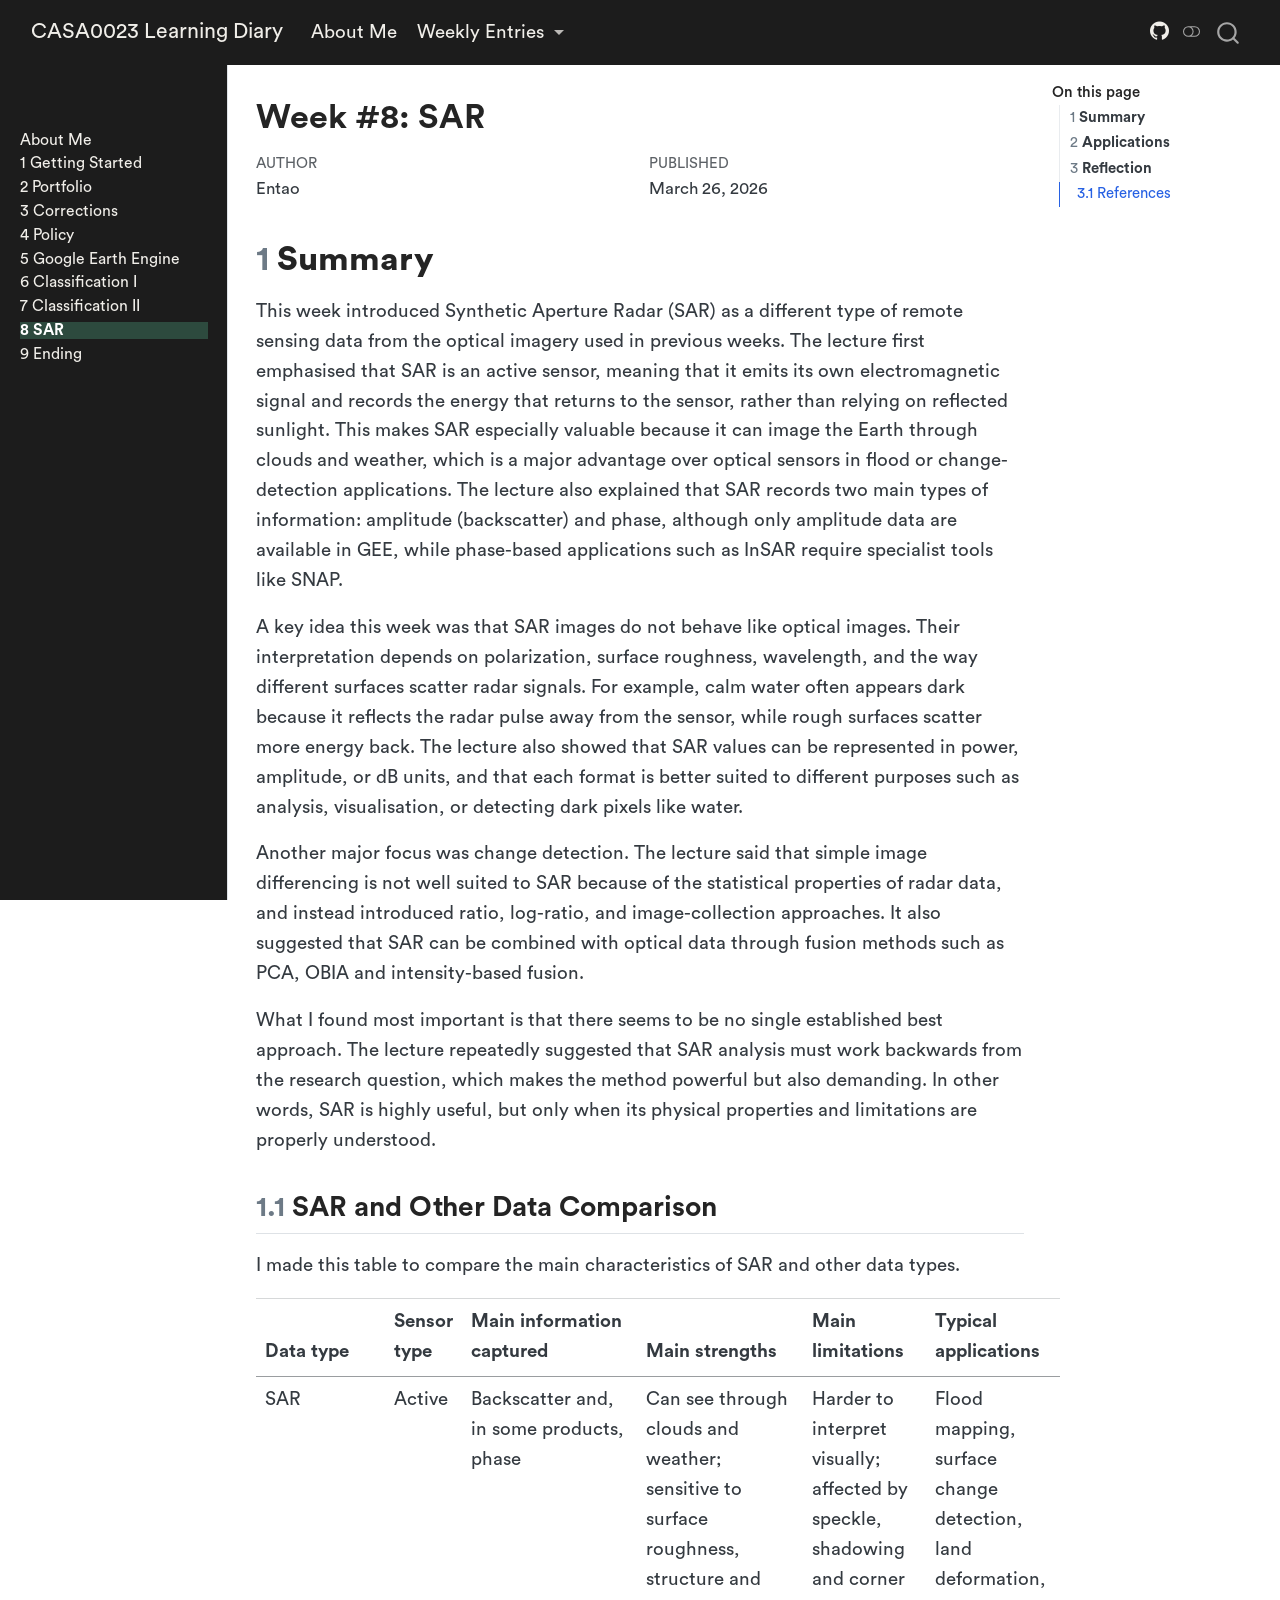
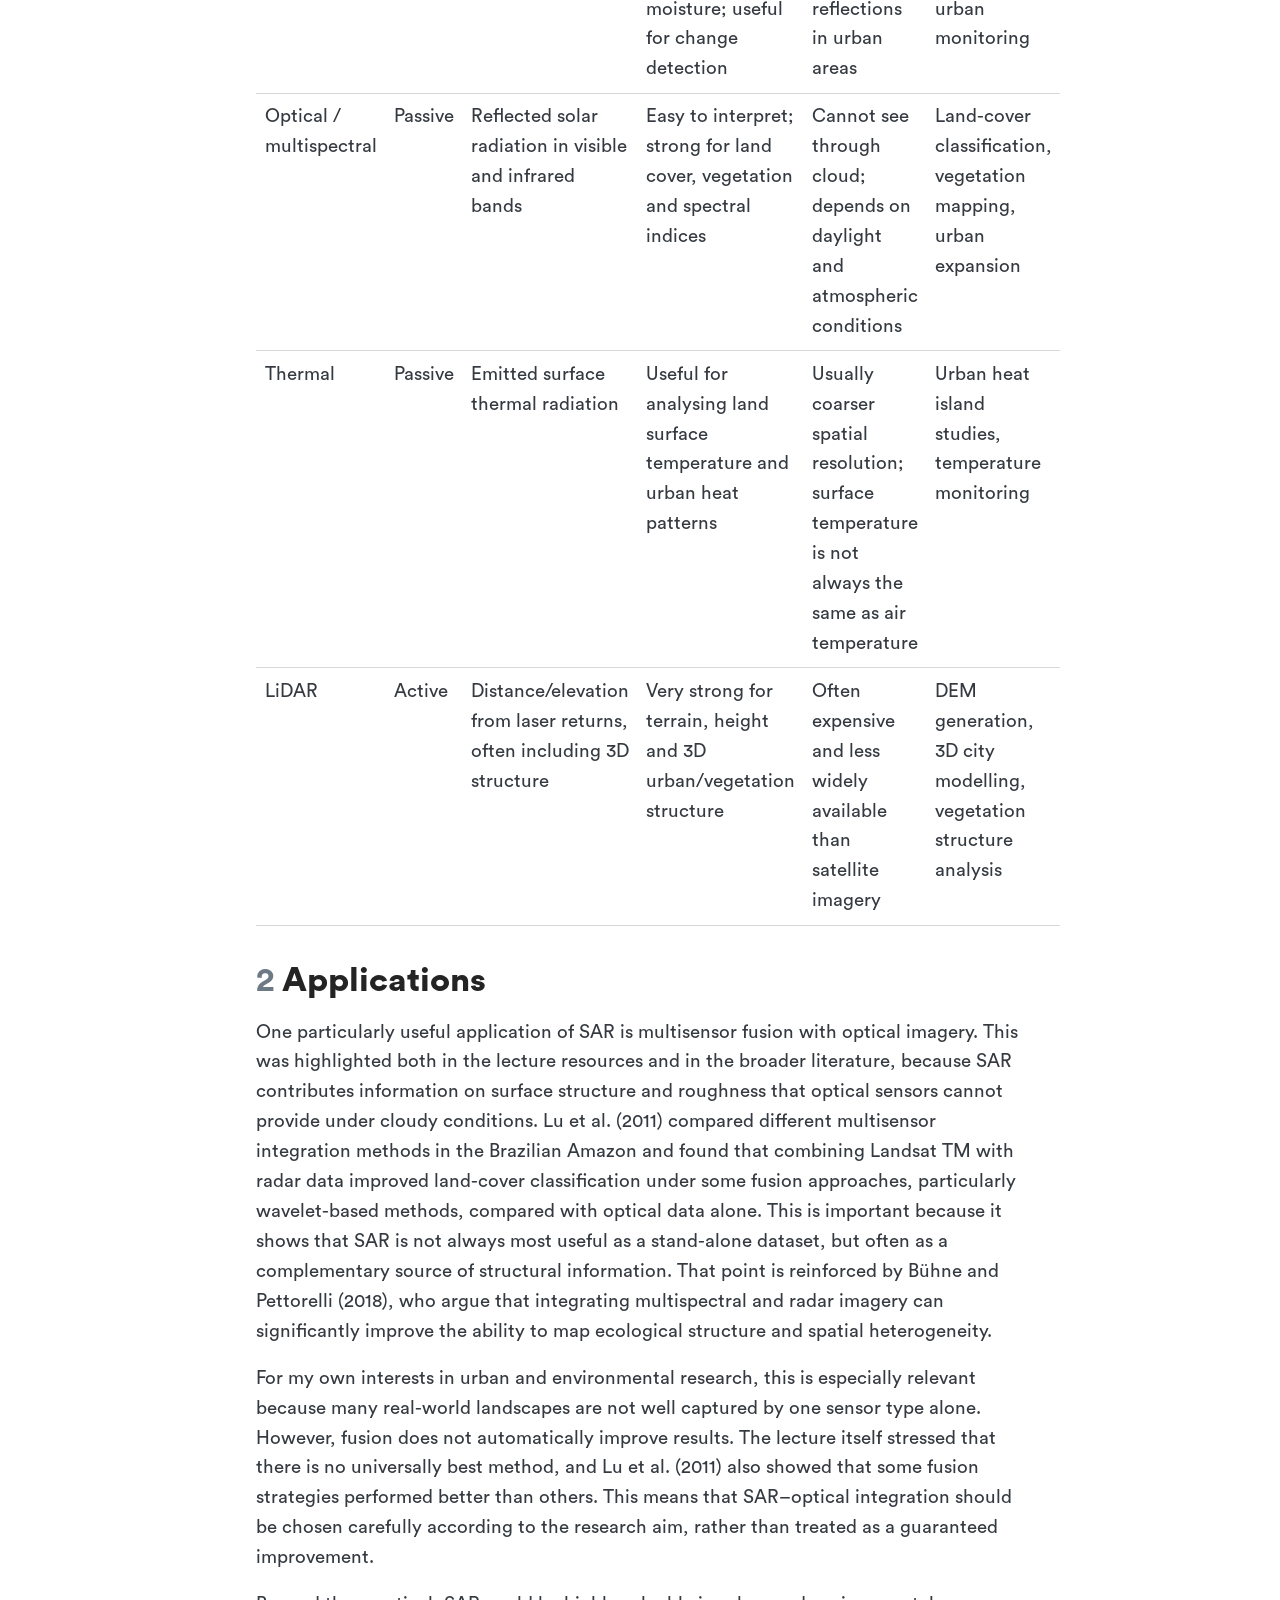
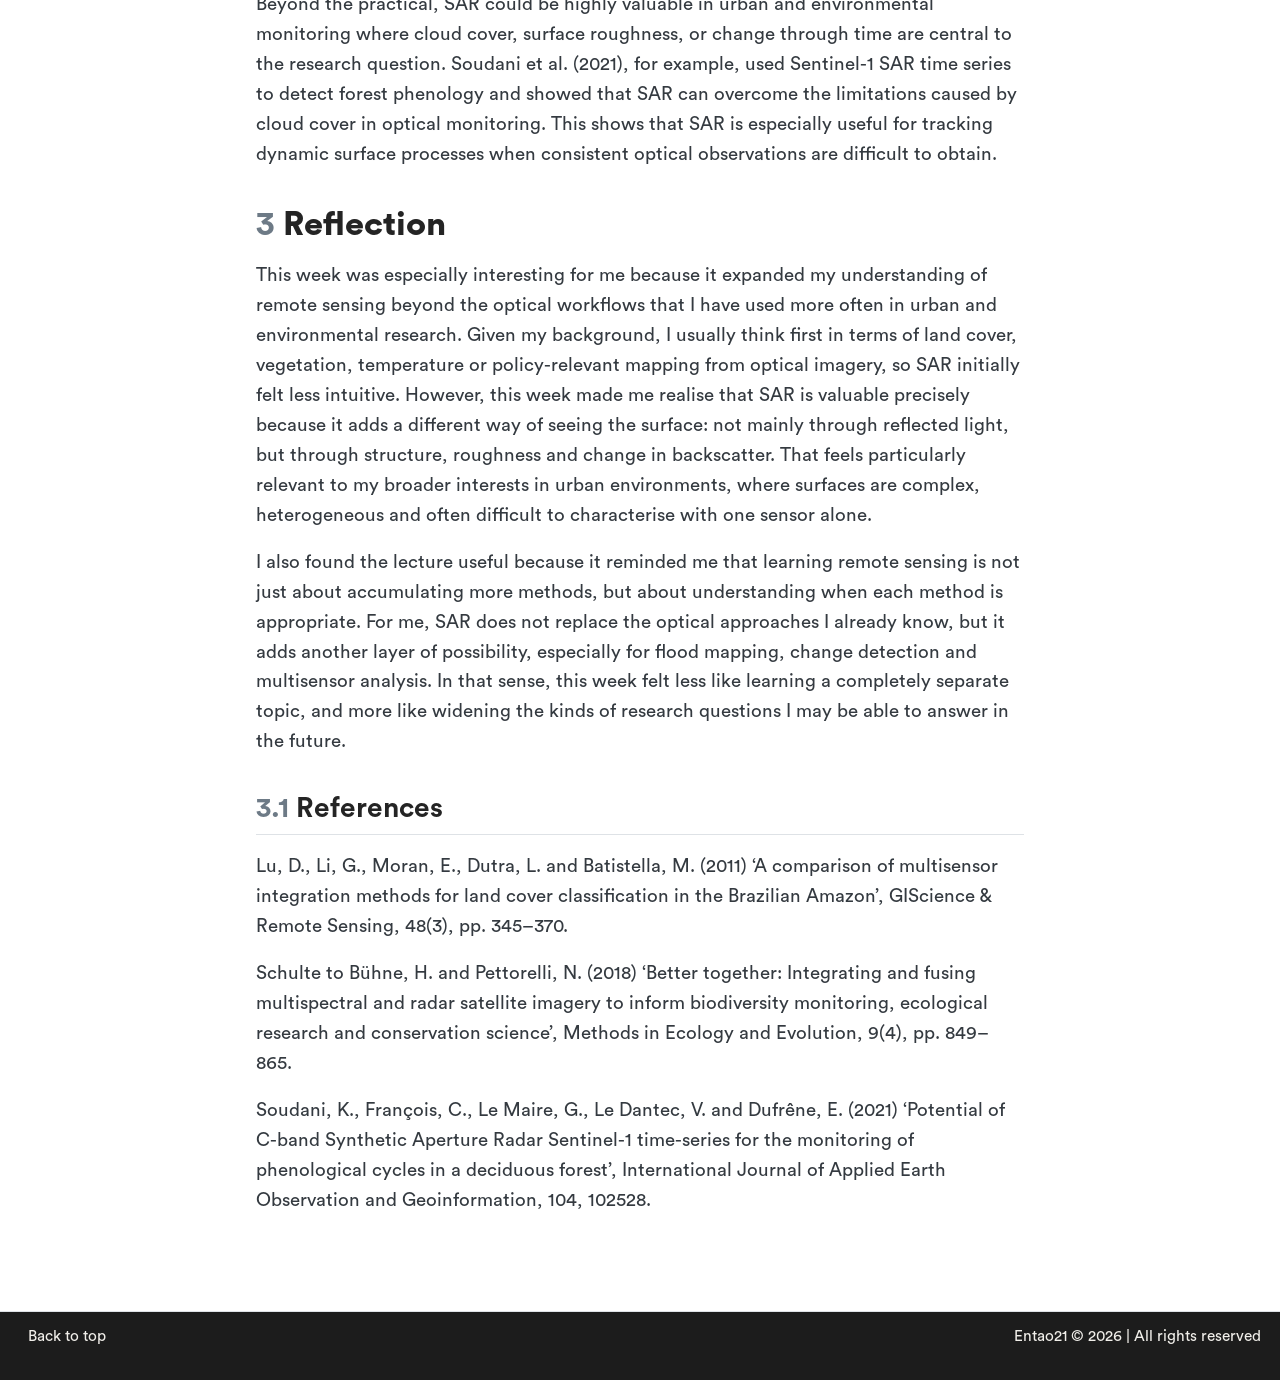
<file: docs/weeks/week8.html>
<!DOCTYPE html>
<html xmlns="http://www.w3.org/1999/xhtml" lang="en" xml:lang="en"><head>

<meta charset="utf-8">
<meta name="generator" content="quarto-1.9.27">

<meta name="viewport" content="width=device-width, initial-scale=1.0, user-scalable=yes">

<meta name="author" content="Entao">
<meta name="dcterms.date" content="2026-03-26">

<title>Week #8: SAR – CASA0023 Learning Diary</title>
<style>
/* Default styles provided by pandoc.
** See https://pandoc.org/MANUAL.html#variables-for-html for config info.
*/
code{white-space: pre-wrap;}
span.smallcaps{font-variant: small-caps;}
div.columns{display: flex; gap: min(4vw, 1.5em);}
div.column{flex: auto; overflow-x: auto;}
div.hanging-indent{margin-left: 1.5em; text-indent: -1.5em;}
ul.task-list{list-style: none;}
ul.task-list li input[type="checkbox"] {
  width: 0.8em;
  margin: 0 0.8em 0.2em -1em; /* quarto-specific, see https://github.com/quarto-dev/quarto-cli/issues/4556 */ 
  vertical-align: middle;
}
</style>


<script src="../site_libs/quarto-nav/quarto-nav.js"></script>
<script src="../site_libs/quarto-nav/headroom.min.js"></script>
<script src="../site_libs/clipboard/clipboard.min.js"></script>
<script src="../site_libs/quarto-search/autocomplete.umd.js"></script>
<script src="../site_libs/quarto-search/fuse.min.js"></script>
<script src="../site_libs/quarto-search/quarto-search.js"></script>
<meta name="quarto:offset" content="../">
<script src="../site_libs/quarto-html/quarto.js" type="module"></script>
<script src="../site_libs/quarto-html/tabsets/tabsets.js" type="module"></script>
<script src="../site_libs/quarto-html/popper.min.js"></script>
<script src="../site_libs/quarto-html/tippy.umd.min.js"></script>
<script src="../site_libs/quarto-html/anchor.min.js"></script>
<link href="../site_libs/quarto-html/tippy.css" rel="stylesheet">
<link href="../site_libs/quarto-html/quarto-syntax-highlighting-67e1af7abdb15bd5a2919d83736f6706.css" rel="stylesheet" class="quarto-color-scheme" id="quarto-text-highlighting-styles">
<link href="../site_libs/quarto-html/quarto-syntax-highlighting-dark-4f6ed13f903dd169c65400d30de9f695.css" rel="stylesheet" class="quarto-color-scheme quarto-color-alternate" id="quarto-text-highlighting-styles">
<link href="../site_libs/quarto-html/quarto-syntax-highlighting-67e1af7abdb15bd5a2919d83736f6706.css" rel="stylesheet" class="quarto-color-scheme-extra" id="quarto-text-highlighting-styles">
<script src="../site_libs/bootstrap/bootstrap.min.js"></script>
<link href="../site_libs/bootstrap/bootstrap-icons.css" rel="stylesheet">
<link href="../site_libs/bootstrap/bootstrap-9ba38ff278d7fd0be93897049b419520.min.css" rel="stylesheet" append-hash="true" class="quarto-color-scheme" id="quarto-bootstrap" data-mode="light">
<link href="../site_libs/bootstrap/bootstrap-dark-483145255f56ea961f490df5ea6782d4.min.css" rel="stylesheet" append-hash="true" class="quarto-color-scheme quarto-color-alternate" id="quarto-bootstrap" data-mode="dark">
<link href="../site_libs/bootstrap/bootstrap-9ba38ff278d7fd0be93897049b419520.min.css" rel="stylesheet" append-hash="true" class="quarto-color-scheme-extra" id="quarto-bootstrap" data-mode="light">
<script id="quarto-search-options" type="application/json">{
  "location": "navbar",
  "copy-button": false,
  "collapse-after": 3,
  "panel-placement": "end",
  "type": "overlay",
  "limit": 50,
  "keyboard-shortcut": [
    "f",
    "/",
    "s"
  ],
  "show-item-context": false,
  "language": {
    "search-no-results-text": "No results",
    "search-matching-documents-text": "matching documents",
    "search-copy-link-title": "Copy link to search",
    "search-hide-matches-text": "Hide additional matches",
    "search-more-match-text": "more match in this document",
    "search-more-matches-text": "more matches in this document",
    "search-clear-button-title": "Clear",
    "search-text-placeholder": "",
    "search-detached-cancel-button-title": "Cancel",
    "search-submit-button-title": "Submit",
    "search-label": "Search"
  }
}</script>
<style>html{ scroll-behavior: smooth; }</style>


<link rel="stylesheet" href="../styles.css">
</head>

<body class="nav-sidebar docked nav-fixed quarto-light"><script id="quarto-html-before-body" type="application/javascript">
    const toggleBodyColorMode = (bsSheetEl) => {
      const mode = bsSheetEl.getAttribute("data-mode");
      const bodyEl = window.document.querySelector("body");
      if (mode === "dark") {
        bodyEl.classList.add("quarto-dark");
        bodyEl.classList.remove("quarto-light");
      } else {
        bodyEl.classList.add("quarto-light");
        bodyEl.classList.remove("quarto-dark");
      }
    }
    const toggleBodyColorPrimary = () => {
      const bsSheetEl = window.document.querySelector("link#quarto-bootstrap:not([rel=disabled-stylesheet])");
      if (bsSheetEl) {
        toggleBodyColorMode(bsSheetEl);
      }
    }
    const setColorSchemeToggle = (alternate) => {
      const toggles = window.document.querySelectorAll('.quarto-color-scheme-toggle');
      for (let i=0; i < toggles.length; i++) {
        const toggle = toggles[i];
        if (toggle) {
          if (alternate) {
            toggle.classList.add("alternate");
          } else {
            toggle.classList.remove("alternate");
          }
        }
      }
    };
    const toggleColorMode = (alternate) => {
      // Switch the stylesheets
      const primaryStylesheets = window.document.querySelectorAll('link.quarto-color-scheme:not(.quarto-color-alternate)');
      const alternateStylesheets = window.document.querySelectorAll('link.quarto-color-scheme.quarto-color-alternate');
      manageTransitions('#quarto-margin-sidebar .nav-link', false);
      if (alternate) {
        // note: dark is layered on light, we don't disable primary!
        enableStylesheet(alternateStylesheets);
        for (const sheetNode of alternateStylesheets) {
          if (sheetNode.id === "quarto-bootstrap") {
            toggleBodyColorMode(sheetNode);
          }
        }
      } else {
        disableStylesheet(alternateStylesheets);
        enableStylesheet(primaryStylesheets)
        toggleBodyColorPrimary();
      }
      manageTransitions('#quarto-margin-sidebar .nav-link', true);
      // Switch the toggles
      setColorSchemeToggle(alternate)
      // Hack to workaround the fact that safari doesn't
      // properly recolor the scrollbar when toggling (#1455)
      if (navigator.userAgent.indexOf('Safari') > 0 && navigator.userAgent.indexOf('Chrome') == -1) {
        manageTransitions("body", false);
        window.scrollTo(0, 1);
        setTimeout(() => {
          window.scrollTo(0, 0);
          manageTransitions("body", true);
        }, 40);
      }
    }
    const disableStylesheet = (stylesheets) => {
      for (let i=0; i < stylesheets.length; i++) {
        const stylesheet = stylesheets[i];
        stylesheet.rel = 'disabled-stylesheet';
      }
    }
    const enableStylesheet = (stylesheets) => {
      for (let i=0; i < stylesheets.length; i++) {
        const stylesheet = stylesheets[i];
        if(stylesheet.rel !== 'stylesheet') { // for Chrome, which will still FOUC without this check
          stylesheet.rel = 'stylesheet';
        }
      }
    }
    const manageTransitions = (selector, allowTransitions) => {
      const els = window.document.querySelectorAll(selector);
      for (let i=0; i < els.length; i++) {
        const el = els[i];
        if (allowTransitions) {
          el.classList.remove('notransition');
        } else {
          el.classList.add('notransition');
        }
      }
    }
    const isFileUrl = () => {
      return window.location.protocol === 'file:';
    }
    const hasAlternateSentinel = () => {
      let styleSentinel = getColorSchemeSentinel();
      if (styleSentinel !== null) {
        return styleSentinel === "alternate";
      } else {
        return false;
      }
    }
    const setStyleSentinel = (alternate) => {
      const value = alternate ? "alternate" : "default";
      if (!isFileUrl()) {
        window.localStorage.setItem("quarto-color-scheme", value);
      } else {
        localAlternateSentinel = value;
      }
    }
    const getColorSchemeSentinel = () => {
      if (!isFileUrl()) {
        const storageValue = window.localStorage.getItem("quarto-color-scheme");
        return storageValue != null ? storageValue : localAlternateSentinel;
      } else {
        return localAlternateSentinel;
      }
    }
    const toggleGiscusIfUsed = (isAlternate, darkModeDefault) => {
      const baseTheme = document.querySelector('#giscus-base-theme')?.value ?? 'light';
      const alternateTheme = document.querySelector('#giscus-alt-theme')?.value ?? 'dark';
      let newTheme = '';
      if(authorPrefersDark) {
        newTheme = isAlternate ? baseTheme : alternateTheme;
      } else {
        newTheme = isAlternate ? alternateTheme : baseTheme;
      }
      const changeGiscusTheme = () => {
        // From: https://github.com/giscus/giscus/issues/336
        const sendMessage = (message) => {
          const iframe = document.querySelector('iframe.giscus-frame');
          if (!iframe) return;
          iframe.contentWindow.postMessage({ giscus: message }, 'https://giscus.app');
        }
        sendMessage({
          setConfig: {
            theme: newTheme
          }
        });
      }
      const isGiscussLoaded = window.document.querySelector('iframe.giscus-frame') !== null;
      if (isGiscussLoaded) {
        changeGiscusTheme();
      }
    };
    const authorPrefersDark = false;
    const darkModeDefault = authorPrefersDark;
      document.querySelector('link#quarto-text-highlighting-styles.quarto-color-scheme-extra').rel = 'disabled-stylesheet';
      document.querySelector('link#quarto-bootstrap.quarto-color-scheme-extra').rel = 'disabled-stylesheet';
    let localAlternateSentinel = darkModeDefault ? 'alternate' : 'default';
    // Dark / light mode switch
    window.quartoToggleColorScheme = () => {
      // Read the current dark / light value
      let toAlternate = !hasAlternateSentinel();
      toggleColorMode(toAlternate);
      setStyleSentinel(toAlternate);
      toggleGiscusIfUsed(toAlternate, darkModeDefault);
      window.dispatchEvent(new Event('resize'));
    };
    // Switch to dark mode if need be
    if (hasAlternateSentinel()) {
      toggleColorMode(true);
    } else {
      toggleColorMode(false);
    }
  </script>

<div id="quarto-search-results"></div>
  <header id="quarto-header" class="headroom fixed-top">
    <nav class="navbar navbar-expand-lg " data-bs-theme="dark">
      <div class="navbar-container container-fluid">
      <div class="navbar-brand-container mx-auto">
    <a class="navbar-brand" href="../index.html">
    <span class="navbar-title">CASA0023 Learning Diary</span>
    </a>
  </div>
            <div id="quarto-search" class="" title="Search"></div>
          <button class="navbar-toggler" type="button" data-bs-toggle="collapse" data-bs-target="#navbarCollapse" aria-controls="navbarCollapse" role="menu" aria-expanded="false" aria-label="Toggle navigation" onclick="if (window.quartoToggleHeadroom) { window.quartoToggleHeadroom(); }">
  <span class="navbar-toggler-icon"></span>
</button>
          <div class="collapse navbar-collapse" id="navbarCollapse">
            <ul class="navbar-nav navbar-nav-scroll me-auto">
  <li class="nav-item">
    <a class="nav-link active" href="../index.html" aria-current="page"> 
<span class="menu-text">About Me</span></a>
  </li>  
  <li class="nav-item dropdown ">
    <a class="nav-link dropdown-toggle" href="#" id="nav-menu-weekly-entries" role="link" data-bs-toggle="dropdown" aria-expanded="false">
 <span class="menu-text">Weekly Entries</span>
    </a>
    <ul class="dropdown-menu" aria-labelledby="nav-menu-weekly-entries">    
        <li>
    <a class="dropdown-item" href="../weeks/week1.html">
 <span class="dropdown-text">Week 1: Getting Started</span></a>
  </li>  
        <li>
    <a class="dropdown-item" href="../weeks/week2.html">
 <span class="dropdown-text">Week 2: Portfolio</span></a>
  </li>  
        <li>
    <a class="dropdown-item" href="../weeks/week3.html">
 <span class="dropdown-text">Week 3: Corrections</span></a>
  </li>  
        <li>
    <a class="dropdown-item" href="../weeks/week4.html">
 <span class="dropdown-text">Week 4: Policy</span></a>
  </li>  
        <li>
    <a class="dropdown-item" href="../weeks/week5.html">
 <span class="dropdown-text">Week 5: Google Earth Engine</span></a>
  </li>  
        <li>
    <a class="dropdown-item" href="../weeks/week6.html">
 <span class="dropdown-text">Week 6: Classification 1</span></a>
  </li>  
        <li>
    <a class="dropdown-item" href="../weeks/week7.html">
 <span class="dropdown-text">Week 7: Classification 2</span></a>
  </li>  
        <li>
    <a class="dropdown-item" href="../weeks/week8.html">
 <span class="dropdown-text">Week 8: SAR</span></a>
  </li>  
        <li>
    <a class="dropdown-item" href="../weeks/week9.html">
 <span class="dropdown-text">Week 9: Ending</span></a>
  </li>  
    </ul>
  </li>
</ul>
            <ul class="navbar-nav navbar-nav-scroll ms-auto">
  <li class="nav-item compact">
    <a class="nav-link" href="https://github.com/Entao21/rs4ct"> <i class="bi bi-github" role="img" aria-label="GitHub">
</i> 
<span class="menu-text"></span></a>
  </li>  
</ul>
          </div> <!-- /navcollapse -->
            <div class="quarto-navbar-tools">
  <a href="" class="quarto-color-scheme-toggle quarto-navigation-tool  px-1" onclick="window.quartoToggleColorScheme(); return false;" title="Toggle dark mode"><i class="bi"></i></a>
</div>
      </div> <!-- /container-fluid -->
    </nav>
  <nav class="quarto-secondary-nav">
    <div class="container-fluid d-flex">
      <button type="button" class="quarto-btn-toggle btn" data-bs-toggle="collapse" role="button" data-bs-target=".quarto-sidebar-collapse-item" aria-controls="quarto-sidebar" aria-expanded="false" aria-label="Toggle sidebar navigation" onclick="if (window.quartoToggleHeadroom) { window.quartoToggleHeadroom(); }">
        <i class="bi bi-layout-text-sidebar-reverse"></i>
      </button>
        <nav class="quarto-page-breadcrumbs" aria-label="breadcrumb"><ol class="breadcrumb"><li class="breadcrumb-item"><a href="../weeks/week8.html">8 SAR</a></li></ol></nav>
        <a class="flex-grow-1" role="navigation" data-bs-toggle="collapse" data-bs-target=".quarto-sidebar-collapse-item" aria-controls="quarto-sidebar" aria-expanded="false" aria-label="Toggle sidebar navigation" onclick="if (window.quartoToggleHeadroom) { window.quartoToggleHeadroom(); }">      
        </a>
      <button type="button" class="btn quarto-search-button" aria-label="Search" onclick="window.quartoOpenSearch();">
        <i class="bi bi-search"></i>
      </button>
    </div>
  </nav>
</header>
<!-- content -->
<div id="quarto-content" class="quarto-container page-columns page-rows-contents page-layout-article page-navbar">
<!-- sidebar -->
  <nav id="quarto-sidebar" class="sidebar collapse collapse-horizontal quarto-sidebar-collapse-item sidebar-navigation docked overflow-auto">
        <div class="mt-2 flex-shrink-0 align-items-center">
        <div class="sidebar-search">
        <div id="quarto-search" class="" title="Search"></div>
        </div>
        </div>
    <div class="sidebar-menu-container"> 
    <ul class="list-unstyled mt-1">
        <li class="sidebar-item">
  <div class="sidebar-item-container"> 
  <a href="../index.html" class="sidebar-item-text sidebar-link">
 <span class="menu-text">About Me</span></a>
  </div>
</li>
        <li class="sidebar-item">
  <div class="sidebar-item-container"> 
  <a href="../weeks/week1.html" class="sidebar-item-text sidebar-link">
 <span class="menu-text">1 Getting Started</span></a>
  </div>
</li>
        <li class="sidebar-item">
  <div class="sidebar-item-container"> 
  <a href="../weeks/week2.html" class="sidebar-item-text sidebar-link">
 <span class="menu-text">2 Portfolio</span></a>
  </div>
</li>
        <li class="sidebar-item">
  <div class="sidebar-item-container"> 
  <a href="../weeks/week3.html" class="sidebar-item-text sidebar-link">
 <span class="menu-text">3 Corrections</span></a>
  </div>
</li>
        <li class="sidebar-item">
  <div class="sidebar-item-container"> 
  <a href="../weeks/week4.html" class="sidebar-item-text sidebar-link">
 <span class="menu-text">4 Policy</span></a>
  </div>
</li>
        <li class="sidebar-item">
  <div class="sidebar-item-container"> 
  <a href="../weeks/week5.html" class="sidebar-item-text sidebar-link">
 <span class="menu-text">5 Google Earth Engine</span></a>
  </div>
</li>
        <li class="sidebar-item">
  <div class="sidebar-item-container"> 
  <a href="../weeks/week6.html" class="sidebar-item-text sidebar-link">
 <span class="menu-text">6 Classification I</span></a>
  </div>
</li>
        <li class="sidebar-item">
  <div class="sidebar-item-container"> 
  <a href="../weeks/week7.html" class="sidebar-item-text sidebar-link">
 <span class="menu-text">7 Classification II</span></a>
  </div>
</li>
        <li class="sidebar-item">
  <div class="sidebar-item-container"> 
  <a href="../weeks/week8.html" class="sidebar-item-text sidebar-link active">
 <span class="menu-text">8 SAR</span></a>
  </div>
</li>
        <li class="sidebar-item">
  <div class="sidebar-item-container"> 
  <a href="../weeks/week9.html" class="sidebar-item-text sidebar-link">
 <span class="menu-text">9 Ending</span></a>
  </div>
</li>
    </ul>
    </div>
</nav>
<div id="quarto-sidebar-glass" class="quarto-sidebar-collapse-item" data-bs-toggle="collapse" data-bs-target=".quarto-sidebar-collapse-item"></div>
<!-- margin-sidebar -->
    <div id="quarto-margin-sidebar" class="sidebar margin-sidebar">
        <nav id="TOC" role="doc-toc" class="toc-active">
    <h2 id="toc-title">On this page</h2>
   
  <ul>
  <li><a href="#summary" id="toc-summary" class="nav-link active" data-scroll-target="#summary"><span class="header-section-number">1</span> <strong>Summary</strong></a>
  <ul class="collapse">
  <li><a href="#sar-and-other-data-comparison" id="toc-sar-and-other-data-comparison" class="nav-link" data-scroll-target="#sar-and-other-data-comparison"><span class="header-section-number">1.1</span> SAR and Other Data Comparison</a></li>
  </ul></li>
  <li><a href="#applications" id="toc-applications" class="nav-link" data-scroll-target="#applications"><span class="header-section-number">2</span> <strong>Applications</strong></a></li>
  <li><a href="#reflection" id="toc-reflection" class="nav-link" data-scroll-target="#reflection"><span class="header-section-number">3</span> <strong>Reflection</strong></a>
  <ul class="collapse">
  <li><a href="#references" id="toc-references" class="nav-link" data-scroll-target="#references"><span class="header-section-number">3.1</span> References</a></li>
  </ul></li>
  </ul>
</nav>
    </div>
<!-- main -->
<main class="content" id="quarto-document-content">


<header id="title-block-header" class="quarto-title-block default">
<div class="quarto-title">
<h1 class="title">Week #8: SAR</h1>
</div>



<div class="quarto-title-meta">

    <div>
    <div class="quarto-title-meta-heading">Author</div>
    <div class="quarto-title-meta-contents">
             <p>Entao </p>
          </div>
  </div>
    
    <div>
    <div class="quarto-title-meta-heading">Published</div>
    <div class="quarto-title-meta-contents">
      <p class="date">March 26, 2026</p>
    </div>
  </div>
  
    
  </div>
  


</header>


<section id="summary" class="level1" data-number="1">
<h1 data-number="1"><span class="header-section-number">1</span> <strong>Summary</strong></h1>
<p>This week introduced Synthetic Aperture Radar (SAR) as a different type of remote sensing data from the optical imagery used in previous weeks. The lecture first emphasised that SAR is an active sensor, meaning that it emits its own electromagnetic signal and records the energy that returns to the sensor, rather than relying on reflected sunlight. This makes SAR especially valuable because it can image the Earth through clouds and weather, which is a major advantage over optical sensors in flood or change-detection applications. The lecture also explained that SAR records two main types of information: amplitude (backscatter) and phase, although only amplitude data are available in GEE, while phase-based applications such as InSAR require specialist tools like SNAP.</p>
<p>A key idea this week was that SAR images do not behave like optical images. Their interpretation depends on polarization, surface roughness, wavelength, and the way different surfaces scatter radar signals. For example, calm water often appears dark because it reflects the radar pulse away from the sensor, while rough surfaces scatter more energy back. The lecture also showed that SAR values can be represented in power, amplitude, or dB units, and that each format is better suited to different purposes such as analysis, visualisation, or detecting dark pixels like water.</p>
<p>Another major focus was change detection. The lecture said that simple image differencing is not well suited to SAR because of the statistical properties of radar data, and instead introduced ratio, log-ratio, and image-collection approaches. It also suggested that SAR can be combined with optical data through fusion methods such as PCA, OBIA and intensity-based fusion.</p>
<p>What I found most important is that there seems to be no single established best approach. The lecture repeatedly suggested that SAR analysis must work backwards from the research question, which makes the method powerful but also demanding. In other words, SAR is highly useful, but only when its physical properties and limitations are properly understood.</p>
<section id="sar-and-other-data-comparison" class="level2" data-number="1.1">
<h2 data-number="1.1" class="anchored" data-anchor-id="sar-and-other-data-comparison"><span class="header-section-number">1.1</span> SAR and Other Data Comparison</h2>
<p>I made this table to compare the main characteristics of SAR and other data types.</p>
<table class="caption-top table">
<colgroup>
<col style="width: 16%">
<col style="width: 16%">
<col style="width: 16%">
<col style="width: 16%">
<col style="width: 16%">
<col style="width: 16%">
</colgroup>
<thead>
<tr class="header">
<th>Data type</th>
<th>Sensor type</th>
<th>Main information captured</th>
<th>Main strengths</th>
<th>Main limitations</th>
<th>Typical applications</th>
</tr>
</thead>
<tbody>
<tr class="odd">
<td>SAR</td>
<td>Active</td>
<td>Backscatter and, in some products, phase</td>
<td>Can see through clouds and weather; sensitive to surface roughness, structure and moisture; useful for change detection</td>
<td>Harder to interpret visually; affected by speckle, shadowing and corner reflections in urban areas</td>
<td>Flood mapping, surface change detection, land deformation, urban monitoring</td>
</tr>
<tr class="even">
<td>Optical / multispectral</td>
<td>Passive</td>
<td>Reflected solar radiation in visible and infrared bands</td>
<td>Easy to interpret; strong for land cover, vegetation and spectral indices</td>
<td>Cannot see through cloud; depends on daylight and atmospheric conditions</td>
<td>Land-cover classification, vegetation mapping, urban expansion</td>
</tr>
<tr class="odd">
<td>Thermal</td>
<td>Passive</td>
<td>Emitted surface thermal radiation</td>
<td>Useful for analysing land surface temperature and urban heat patterns</td>
<td>Usually coarser spatial resolution; surface temperature is not always the same as air temperature</td>
<td>Urban heat island studies, temperature monitoring</td>
</tr>
<tr class="even">
<td>LiDAR</td>
<td>Active</td>
<td>Distance/elevation from laser returns, often including 3D structure</td>
<td>Very strong for terrain, height and 3D urban/vegetation structure</td>
<td>Often expensive and less widely available than satellite imagery</td>
<td>DEM generation, 3D city modelling, vegetation structure analysis</td>
</tr>
</tbody>
</table>
</section>
</section>
<section id="applications" class="level1" data-number="2">
<h1 data-number="2"><span class="header-section-number">2</span> <strong>Applications</strong></h1>
<p>One particularly useful application of SAR is multisensor fusion with optical imagery. This was highlighted both in the lecture resources and in the broader literature, because SAR contributes information on surface structure and roughness that optical sensors cannot provide under cloudy conditions. Lu et al.&nbsp;(2011) compared different multisensor integration methods in the Brazilian Amazon and found that combining Landsat TM with radar data improved land-cover classification under some fusion approaches, particularly wavelet-based methods, compared with optical data alone. This is important because it shows that SAR is not always most useful as a stand-alone dataset, but often as a complementary source of structural information. That point is reinforced by Bühne and Pettorelli (2018), who argue that integrating multispectral and radar imagery can significantly improve the ability to map ecological structure and spatial heterogeneity.</p>
<p>For my own interests in urban and environmental research, this is especially relevant because many real-world landscapes are not well captured by one sensor type alone. However, fusion does not automatically improve results. The lecture itself stressed that there is no universally best method, and Lu et al.&nbsp;(2011) also showed that some fusion strategies performed better than others. This means that SAR–optical integration should be chosen carefully according to the research aim, rather than treated as a guaranteed improvement.</p>
<p>Beyond the practical, SAR could be highly valuable in urban and environmental monitoring where cloud cover, surface roughness, or change through time are central to the research question. Soudani et al.&nbsp;(2021), for example, used Sentinel-1 SAR time series to detect forest phenology and showed that SAR can overcome the limitations caused by cloud cover in optical monitoring. This shows that SAR is especially useful for tracking dynamic surface processes when consistent optical observations are difficult to obtain.</p>
</section>
<section id="reflection" class="level1" data-number="3">
<h1 data-number="3"><span class="header-section-number">3</span> <strong>Reflection</strong></h1>
<p>This week was especially interesting for me because it expanded my understanding of remote sensing beyond the optical workflows that I have used more often in urban and environmental research. Given my background, I usually think first in terms of land cover, vegetation, temperature or policy-relevant mapping from optical imagery, so SAR initially felt less intuitive. However, this week made me realise that SAR is valuable precisely because it adds a different way of seeing the surface: not mainly through reflected light, but through structure, roughness and change in backscatter. That feels particularly relevant to my broader interests in urban environments, where surfaces are complex, heterogeneous and often difficult to characterise with one sensor alone.</p>
<p>I also found the lecture useful because it reminded me that learning remote sensing is not just about accumulating more methods, but about understanding when each method is appropriate. For me, SAR does not replace the optical approaches I already know, but it adds another layer of possibility, especially for flood mapping, change detection and multisensor analysis. In that sense, this week felt less like learning a completely separate topic, and more like widening the kinds of research questions I may be able to answer in the future.</p>
<section id="references" class="level2" data-number="3.1">
<h2 data-number="3.1" class="anchored" data-anchor-id="references"><span class="header-section-number">3.1</span> References</h2>
<p>Lu, D., Li, G., Moran, E., Dutra, L. and Batistella, M. (2011) ‘A comparison of multisensor integration methods for land cover classification in the Brazilian Amazon’, GIScience &amp; Remote Sensing, 48(3), pp.&nbsp;345–370.</p>
<p>Schulte to Bühne, H. and Pettorelli, N. (2018) ‘Better together: Integrating and fusing multispectral and radar satellite imagery to inform biodiversity monitoring, ecological research and conservation science’, Methods in Ecology and Evolution, 9(4), pp.&nbsp;849–865.</p>
<p>Soudani, K., François, C., Le Maire, G., Le Dantec, V. and Dufrêne, E. (2021) ‘Potential of C-band Synthetic Aperture Radar Sentinel-1 time-series for the monitoring of phenological cycles in a deciduous forest’, International Journal of Applied Earth Observation and Geoinformation, 104, 102528.</p>


</section>
</section>

</main> <!-- /main -->
<script id="quarto-html-after-body" type="application/javascript">
  window.document.addEventListener("DOMContentLoaded", function (event) {
    // Ensure there is a toggle, if there isn't float one in the top right
    if (window.document.querySelector('.quarto-color-scheme-toggle') === null) {
      const a = window.document.createElement('a');
      a.classList.add('top-right');
      a.classList.add('quarto-color-scheme-toggle');
      a.href = "";
      a.onclick = function() { try { window.quartoToggleColorScheme(); } catch {} return false; };
      const i = window.document.createElement("i");
      i.classList.add('bi');
      a.appendChild(i);
      window.document.body.appendChild(a);
    }
    setColorSchemeToggle(hasAlternateSentinel())
    const icon = "";
    const anchorJS = new window.AnchorJS();
    anchorJS.options = {
      placement: 'right',
      icon: icon
    };
    anchorJS.add('.anchored');
    const isCodeAnnotation = (el) => {
      for (const clz of el.classList) {
        if (clz.startsWith('code-annotation-')) {                     
          return true;
        }
      }
      return false;
    }
    const onCopySuccess = function(e) {
      // button target
      const button = e.trigger;
      // don't keep focus
      button.blur();
      // flash "checked"
      button.classList.add('code-copy-button-checked');
      var currentTitle = button.getAttribute("title");
      button.setAttribute("title", "Copied!");
      let tooltip;
      if (window.bootstrap) {
        button.setAttribute("data-bs-toggle", "tooltip");
        button.setAttribute("data-bs-placement", "left");
        button.setAttribute("data-bs-title", "Copied!");
        tooltip = new bootstrap.Tooltip(button, 
          { trigger: "manual", 
            customClass: "code-copy-button-tooltip",
            offset: [0, -8]});
        tooltip.show();    
      }
      setTimeout(function() {
        if (tooltip) {
          tooltip.hide();
          button.removeAttribute("data-bs-title");
          button.removeAttribute("data-bs-toggle");
          button.removeAttribute("data-bs-placement");
        }
        button.setAttribute("title", currentTitle);
        button.classList.remove('code-copy-button-checked');
      }, 1000);
      // clear code selection
      e.clearSelection();
    }
    const getTextToCopy = function(trigger) {
      const outerScaffold = trigger.parentElement.cloneNode(true);
      const codeEl = outerScaffold.querySelector('code');
      for (const childEl of codeEl.children) {
        if (isCodeAnnotation(childEl)) {
          childEl.remove();
        }
      }
      return codeEl.innerText;
    }
    const clipboard = new window.ClipboardJS('.code-copy-button:not([data-in-quarto-modal])', {
      text: getTextToCopy
    });
    clipboard.on('success', onCopySuccess);
    if (window.document.getElementById('quarto-embedded-source-code-modal')) {
      const clipboardModal = new window.ClipboardJS('.code-copy-button[data-in-quarto-modal]', {
        text: getTextToCopy,
        container: window.document.getElementById('quarto-embedded-source-code-modal')
      });
      clipboardModal.on('success', onCopySuccess);
    }
      var localhostRegex = new RegExp(/^(?:http|https):\/\/localhost\:?[0-9]*\//);
      var mailtoRegex = new RegExp(/^mailto:/);
        var filterRegex = new RegExp("https:\/\/entao21\.github\.io\/rs4ct\/");
      var isInternal = (href) => {
          return filterRegex.test(href) || localhostRegex.test(href) || mailtoRegex.test(href);
      }
      // Inspect non-navigation links and adorn them if external
     var links = window.document.querySelectorAll('a[href]:not(.nav-link):not(.navbar-brand):not(.toc-action):not(.sidebar-link):not(.sidebar-item-toggle):not(.pagination-link):not(.no-external):not([aria-hidden]):not(.dropdown-item):not(.quarto-navigation-tool):not(.about-link)');
      for (var i=0; i<links.length; i++) {
        const link = links[i];
        if (!isInternal(link.href)) {
          // undo the damage that might have been done by quarto-nav.js in the case of
          // links that we want to consider external
          if (link.dataset.originalHref !== undefined) {
            link.href = link.dataset.originalHref;
          }
        }
      }
    function tippyHover(el, contentFn, onTriggerFn, onUntriggerFn) {
      const config = {
        allowHTML: true,
        maxWidth: 500,
        delay: 100,
        arrow: false,
        appendTo: function(el) {
            return el.parentElement;
        },
        interactive: true,
        interactiveBorder: 10,
        theme: 'quarto',
        placement: 'bottom-start',
      };
      if (contentFn) {
        config.content = contentFn;
      }
      if (onTriggerFn) {
        config.onTrigger = onTriggerFn;
      }
      if (onUntriggerFn) {
        config.onUntrigger = onUntriggerFn;
      }
      window.tippy(el, config); 
    }
    const noterefs = window.document.querySelectorAll('a[role="doc-noteref"]');
    for (var i=0; i<noterefs.length; i++) {
      const ref = noterefs[i];
      tippyHover(ref, function() {
        // use id or data attribute instead here
        let href = ref.getAttribute('data-footnote-href') || ref.getAttribute('href');
        try { href = new URL(href).hash; } catch {}
        const id = href.replace(/^#\/?/, "");
        const note = window.document.getElementById(id);
        if (note) {
          return note.innerHTML;
        } else {
          return "";
        }
      });
    }
    const xrefs = window.document.querySelectorAll('a.quarto-xref');
    const processXRef = (id, note) => {
      // Strip column container classes
      const stripColumnClz = (el) => {
        el.classList.remove("page-full", "page-columns");
        if (el.children) {
          for (const child of el.children) {
            stripColumnClz(child);
          }
        }
      }
      stripColumnClz(note)
      if (id === null || id.startsWith('sec-')) {
        // Special case sections, only their first couple elements
        const container = document.createElement("div");
        if (note.children && note.children.length > 2) {
          container.appendChild(note.children[0].cloneNode(true));
          for (let i = 1; i < note.children.length; i++) {
            const child = note.children[i];
            if (child.tagName === "P" && child.innerText === "") {
              continue;
            } else {
              container.appendChild(child.cloneNode(true));
              break;
            }
          }
          if (window.Quarto?.typesetMath) {
            window.Quarto.typesetMath(container);
          }
          return container.innerHTML
        } else {
          if (window.Quarto?.typesetMath) {
            window.Quarto.typesetMath(note);
          }
          return note.innerHTML;
        }
      } else {
        // Remove any anchor links if they are present
        const anchorLink = note.querySelector('a.anchorjs-link');
        if (anchorLink) {
          anchorLink.remove();
        }
        if (window.Quarto?.typesetMath) {
          window.Quarto.typesetMath(note);
        }
        if (note.classList.contains("callout")) {
          return note.outerHTML;
        } else {
          return note.innerHTML;
        }
      }
    }
    for (var i=0; i<xrefs.length; i++) {
      const xref = xrefs[i];
      tippyHover(xref, undefined, function(instance) {
        instance.disable();
        let url = xref.getAttribute('href');
        let hash = undefined; 
        if (url.startsWith('#')) {
          hash = url;
        } else {
          try { hash = new URL(url).hash; } catch {}
        }
        if (hash) {
          const id = hash.replace(/^#\/?/, "");
          const note = window.document.getElementById(id);
          if (note !== null) {
            try {
              const html = processXRef(id, note.cloneNode(true));
              instance.setContent(html);
            } finally {
              instance.enable();
              instance.show();
            }
          } else {
            // See if we can fetch this
            fetch(url.split('#')[0])
            .then(res => res.text())
            .then(html => {
              const parser = new DOMParser();
              const htmlDoc = parser.parseFromString(html, "text/html");
              const note = htmlDoc.getElementById(id);
              if (note !== null) {
                const html = processXRef(id, note);
                instance.setContent(html);
              } 
            }).finally(() => {
              instance.enable();
              instance.show();
            });
          }
        } else {
          // See if we can fetch a full url (with no hash to target)
          // This is a special case and we should probably do some content thinning / targeting
          fetch(url)
          .then(res => res.text())
          .then(html => {
            const parser = new DOMParser();
            const htmlDoc = parser.parseFromString(html, "text/html");
            const note = htmlDoc.querySelector('main.content');
            if (note !== null) {
              // This should only happen for chapter cross references
              // (since there is no id in the URL)
              // remove the first header
              if (note.children.length > 0 && note.children[0].tagName === "HEADER") {
                note.children[0].remove();
              }
              const html = processXRef(null, note);
              instance.setContent(html);
            } 
          }).finally(() => {
            instance.enable();
            instance.show();
          });
        }
      }, function(instance) {
      });
    }
        let selectedAnnoteEl;
        const selectorForAnnotation = ( cell, annotation) => {
          let cellAttr = 'data-code-cell="' + cell + '"';
          let lineAttr = 'data-code-annotation="' +  annotation + '"';
          const selector = 'span[' + cellAttr + '][' + lineAttr + ']';
          return selector;
        }
        const selectCodeLines = (annoteEl) => {
          const doc = window.document;
          const targetCell = annoteEl.getAttribute("data-target-cell");
          const targetAnnotation = annoteEl.getAttribute("data-target-annotation");
          const annoteSpan = window.document.querySelector(selectorForAnnotation(targetCell, targetAnnotation));
          const lines = annoteSpan.getAttribute("data-code-lines").split(",");
          const lineIds = lines.map((line) => {
            return targetCell + "-" + line;
          })
          let top = null;
          let height = null;
          let parent = null;
          if (lineIds.length > 0) {
              //compute the position of the single el (top and bottom and make a div)
              const el = window.document.getElementById(lineIds[0]);
              top = el.offsetTop;
              height = el.offsetHeight;
              parent = el.parentElement.parentElement;
            if (lineIds.length > 1) {
              const lastEl = window.document.getElementById(lineIds[lineIds.length - 1]);
              const bottom = lastEl.offsetTop + lastEl.offsetHeight;
              height = bottom - top;
            }
            if (top !== null && height !== null && parent !== null) {
              // cook up a div (if necessary) and position it 
              let div = window.document.getElementById("code-annotation-line-highlight");
              if (div === null) {
                div = window.document.createElement("div");
                div.setAttribute("id", "code-annotation-line-highlight");
                div.style.position = 'absolute';
                parent.appendChild(div);
              }
              div.style.top = top - 2 + "px";
              div.style.height = height + 4 + "px";
              div.style.left = 0;
              let gutterDiv = window.document.getElementById("code-annotation-line-highlight-gutter");
              if (gutterDiv === null) {
                gutterDiv = window.document.createElement("div");
                gutterDiv.setAttribute("id", "code-annotation-line-highlight-gutter");
                gutterDiv.style.position = 'absolute';
                const codeCell = window.document.getElementById(targetCell);
                const gutter = codeCell.querySelector('.code-annotation-gutter');
                gutter.appendChild(gutterDiv);
              }
              gutterDiv.style.top = top - 2 + "px";
              gutterDiv.style.height = height + 4 + "px";
            }
            selectedAnnoteEl = annoteEl;
          }
        };
        const unselectCodeLines = () => {
          const elementsIds = ["code-annotation-line-highlight", "code-annotation-line-highlight-gutter"];
          elementsIds.forEach((elId) => {
            const div = window.document.getElementById(elId);
            if (div) {
              div.remove();
            }
          });
          selectedAnnoteEl = undefined;
        };
          // Handle positioning of the toggle
      window.addEventListener(
        "resize",
        throttle(() => {
          elRect = undefined;
          if (selectedAnnoteEl) {
            selectCodeLines(selectedAnnoteEl);
          }
        }, 10)
      );
      function throttle(fn, ms) {
      let throttle = false;
      let timer;
        return (...args) => {
          if(!throttle) { // first call gets through
              fn.apply(this, args);
              throttle = true;
          } else { // all the others get throttled
              if(timer) clearTimeout(timer); // cancel #2
              timer = setTimeout(() => {
                fn.apply(this, args);
                timer = throttle = false;
              }, ms);
          }
        };
      }
        // Attach click handler to the DT
        const annoteDls = window.document.querySelectorAll('dt[data-target-cell]');
        for (const annoteDlNode of annoteDls) {
          annoteDlNode.addEventListener('click', (event) => {
            const clickedEl = event.target;
            if (clickedEl !== selectedAnnoteEl) {
              unselectCodeLines();
              const activeEl = window.document.querySelector('dt[data-target-cell].code-annotation-active');
              if (activeEl) {
                activeEl.classList.remove('code-annotation-active');
              }
              selectCodeLines(clickedEl);
              clickedEl.classList.add('code-annotation-active');
            } else {
              // Unselect the line
              unselectCodeLines();
              clickedEl.classList.remove('code-annotation-active');
            }
          });
        }
    const findCites = (el) => {
      const parentEl = el.parentElement;
      if (parentEl) {
        const cites = parentEl.dataset.cites;
        if (cites) {
          return {
            el,
            cites: cites.split(' ')
          };
        } else {
          return findCites(el.parentElement)
        }
      } else {
        return undefined;
      }
    };
    var bibliorefs = window.document.querySelectorAll('a[role="doc-biblioref"]');
    for (var i=0; i<bibliorefs.length; i++) {
      const ref = bibliorefs[i];
      const citeInfo = findCites(ref);
      if (citeInfo) {
        tippyHover(citeInfo.el, function() {
          var popup = window.document.createElement('div');
          citeInfo.cites.forEach(function(cite) {
            var citeDiv = window.document.createElement('div');
            citeDiv.classList.add('hanging-indent');
            citeDiv.classList.add('csl-entry');
            var biblioDiv = window.document.getElementById('ref-' + cite);
            if (biblioDiv) {
              citeDiv.innerHTML = biblioDiv.innerHTML;
            }
            popup.appendChild(citeDiv);
          });
          return popup.innerHTML;
        });
      }
    }
  });
  </script>
</div> <!-- /content -->
<footer class="footer">
  <div class="nav-footer">
    <div class="nav-footer-left">
      <ul class="footer-items list-unstyled">
    <li class="nav-item">
    <a class="nav-link" href="../#">
<p>Back to top</p>
</a>
  </li>  
</ul>
    </div>   
    <div class="nav-footer-center">
      &nbsp;
    </div>
    <div class="nav-footer-right">
      <ul class="footer-items list-unstyled">
    <li class="nav-item">
 Entao21 © 2026 | All rights reserved
  </li>  
</ul>
    </div>
  </div>
</footer>




<script src="../site_libs/quarto-html/zenscroll-min.js"></script>
</body></html>
</file>
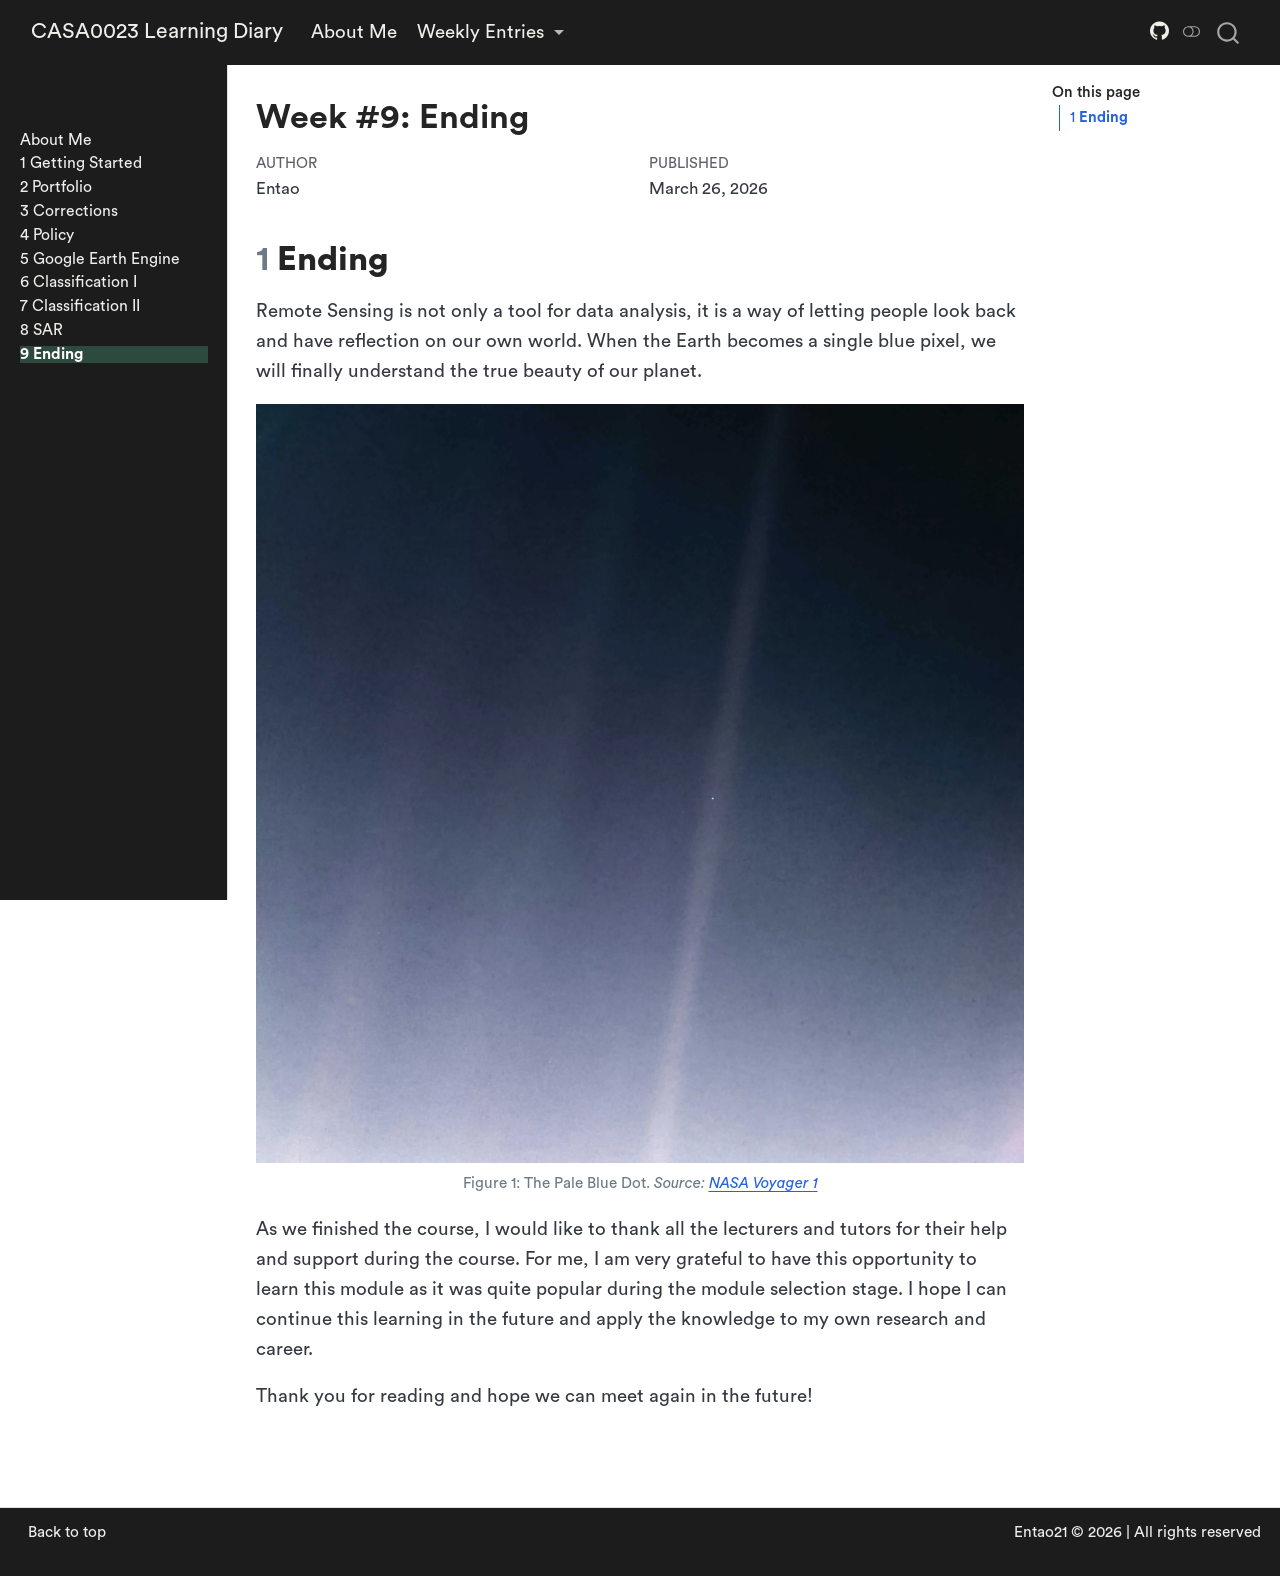
<file: docs/weeks/week9.html>
<!DOCTYPE html>
<html xmlns="http://www.w3.org/1999/xhtml" lang="en" xml:lang="en"><head>

<meta charset="utf-8">
<meta name="generator" content="quarto-1.9.27">

<meta name="viewport" content="width=device-width, initial-scale=1.0, user-scalable=yes">

<meta name="author" content="Entao">
<meta name="dcterms.date" content="2026-03-26">

<title>Week #9: Ending – CASA0023 Learning Diary</title>
<style>
/* Default styles provided by pandoc.
** See https://pandoc.org/MANUAL.html#variables-for-html for config info.
*/
code{white-space: pre-wrap;}
span.smallcaps{font-variant: small-caps;}
div.columns{display: flex; gap: min(4vw, 1.5em);}
div.column{flex: auto; overflow-x: auto;}
div.hanging-indent{margin-left: 1.5em; text-indent: -1.5em;}
ul.task-list{list-style: none;}
ul.task-list li input[type="checkbox"] {
  width: 0.8em;
  margin: 0 0.8em 0.2em -1em; /* quarto-specific, see https://github.com/quarto-dev/quarto-cli/issues/4556 */ 
  vertical-align: middle;
}
</style>


<script src="../site_libs/quarto-nav/quarto-nav.js"></script>
<script src="../site_libs/quarto-nav/headroom.min.js"></script>
<script src="../site_libs/clipboard/clipboard.min.js"></script>
<script src="../site_libs/quarto-search/autocomplete.umd.js"></script>
<script src="../site_libs/quarto-search/fuse.min.js"></script>
<script src="../site_libs/quarto-search/quarto-search.js"></script>
<meta name="quarto:offset" content="../">
<script src="../site_libs/quarto-html/quarto.js" type="module"></script>
<script src="../site_libs/quarto-html/tabsets/tabsets.js" type="module"></script>
<script src="../site_libs/quarto-html/popper.min.js"></script>
<script src="../site_libs/quarto-html/tippy.umd.min.js"></script>
<script src="../site_libs/quarto-html/anchor.min.js"></script>
<link href="../site_libs/quarto-html/tippy.css" rel="stylesheet">
<link href="../site_libs/quarto-html/quarto-syntax-highlighting-67e1af7abdb15bd5a2919d83736f6706.css" rel="stylesheet" class="quarto-color-scheme" id="quarto-text-highlighting-styles">
<link href="../site_libs/quarto-html/quarto-syntax-highlighting-dark-4f6ed13f903dd169c65400d30de9f695.css" rel="stylesheet" class="quarto-color-scheme quarto-color-alternate" id="quarto-text-highlighting-styles">
<link href="../site_libs/quarto-html/quarto-syntax-highlighting-67e1af7abdb15bd5a2919d83736f6706.css" rel="stylesheet" class="quarto-color-scheme-extra" id="quarto-text-highlighting-styles">
<script src="../site_libs/bootstrap/bootstrap.min.js"></script>
<link href="../site_libs/bootstrap/bootstrap-icons.css" rel="stylesheet">
<link href="../site_libs/bootstrap/bootstrap-9ba38ff278d7fd0be93897049b419520.min.css" rel="stylesheet" append-hash="true" class="quarto-color-scheme" id="quarto-bootstrap" data-mode="light">
<link href="../site_libs/bootstrap/bootstrap-dark-483145255f56ea961f490df5ea6782d4.min.css" rel="stylesheet" append-hash="true" class="quarto-color-scheme quarto-color-alternate" id="quarto-bootstrap" data-mode="dark">
<link href="../site_libs/bootstrap/bootstrap-9ba38ff278d7fd0be93897049b419520.min.css" rel="stylesheet" append-hash="true" class="quarto-color-scheme-extra" id="quarto-bootstrap" data-mode="light">
<script id="quarto-search-options" type="application/json">{
  "location": "navbar",
  "copy-button": false,
  "collapse-after": 3,
  "panel-placement": "end",
  "type": "overlay",
  "limit": 50,
  "keyboard-shortcut": [
    "f",
    "/",
    "s"
  ],
  "show-item-context": false,
  "language": {
    "search-no-results-text": "No results",
    "search-matching-documents-text": "matching documents",
    "search-copy-link-title": "Copy link to search",
    "search-hide-matches-text": "Hide additional matches",
    "search-more-match-text": "more match in this document",
    "search-more-matches-text": "more matches in this document",
    "search-clear-button-title": "Clear",
    "search-text-placeholder": "",
    "search-detached-cancel-button-title": "Cancel",
    "search-submit-button-title": "Submit",
    "search-label": "Search"
  }
}</script>
<style>html{ scroll-behavior: smooth; }</style>


<link rel="stylesheet" href="../styles.css">
</head>

<body class="nav-sidebar docked nav-fixed quarto-light"><script id="quarto-html-before-body" type="application/javascript">
    const toggleBodyColorMode = (bsSheetEl) => {
      const mode = bsSheetEl.getAttribute("data-mode");
      const bodyEl = window.document.querySelector("body");
      if (mode === "dark") {
        bodyEl.classList.add("quarto-dark");
        bodyEl.classList.remove("quarto-light");
      } else {
        bodyEl.classList.add("quarto-light");
        bodyEl.classList.remove("quarto-dark");
      }
    }
    const toggleBodyColorPrimary = () => {
      const bsSheetEl = window.document.querySelector("link#quarto-bootstrap:not([rel=disabled-stylesheet])");
      if (bsSheetEl) {
        toggleBodyColorMode(bsSheetEl);
      }
    }
    const setColorSchemeToggle = (alternate) => {
      const toggles = window.document.querySelectorAll('.quarto-color-scheme-toggle');
      for (let i=0; i < toggles.length; i++) {
        const toggle = toggles[i];
        if (toggle) {
          if (alternate) {
            toggle.classList.add("alternate");
          } else {
            toggle.classList.remove("alternate");
          }
        }
      }
    };
    const toggleColorMode = (alternate) => {
      // Switch the stylesheets
      const primaryStylesheets = window.document.querySelectorAll('link.quarto-color-scheme:not(.quarto-color-alternate)');
      const alternateStylesheets = window.document.querySelectorAll('link.quarto-color-scheme.quarto-color-alternate');
      manageTransitions('#quarto-margin-sidebar .nav-link', false);
      if (alternate) {
        // note: dark is layered on light, we don't disable primary!
        enableStylesheet(alternateStylesheets);
        for (const sheetNode of alternateStylesheets) {
          if (sheetNode.id === "quarto-bootstrap") {
            toggleBodyColorMode(sheetNode);
          }
        }
      } else {
        disableStylesheet(alternateStylesheets);
        enableStylesheet(primaryStylesheets)
        toggleBodyColorPrimary();
      }
      manageTransitions('#quarto-margin-sidebar .nav-link', true);
      // Switch the toggles
      setColorSchemeToggle(alternate)
      // Hack to workaround the fact that safari doesn't
      // properly recolor the scrollbar when toggling (#1455)
      if (navigator.userAgent.indexOf('Safari') > 0 && navigator.userAgent.indexOf('Chrome') == -1) {
        manageTransitions("body", false);
        window.scrollTo(0, 1);
        setTimeout(() => {
          window.scrollTo(0, 0);
          manageTransitions("body", true);
        }, 40);
      }
    }
    const disableStylesheet = (stylesheets) => {
      for (let i=0; i < stylesheets.length; i++) {
        const stylesheet = stylesheets[i];
        stylesheet.rel = 'disabled-stylesheet';
      }
    }
    const enableStylesheet = (stylesheets) => {
      for (let i=0; i < stylesheets.length; i++) {
        const stylesheet = stylesheets[i];
        if(stylesheet.rel !== 'stylesheet') { // for Chrome, which will still FOUC without this check
          stylesheet.rel = 'stylesheet';
        }
      }
    }
    const manageTransitions = (selector, allowTransitions) => {
      const els = window.document.querySelectorAll(selector);
      for (let i=0; i < els.length; i++) {
        const el = els[i];
        if (allowTransitions) {
          el.classList.remove('notransition');
        } else {
          el.classList.add('notransition');
        }
      }
    }
    const isFileUrl = () => {
      return window.location.protocol === 'file:';
    }
    const hasAlternateSentinel = () => {
      let styleSentinel = getColorSchemeSentinel();
      if (styleSentinel !== null) {
        return styleSentinel === "alternate";
      } else {
        return false;
      }
    }
    const setStyleSentinel = (alternate) => {
      const value = alternate ? "alternate" : "default";
      if (!isFileUrl()) {
        window.localStorage.setItem("quarto-color-scheme", value);
      } else {
        localAlternateSentinel = value;
      }
    }
    const getColorSchemeSentinel = () => {
      if (!isFileUrl()) {
        const storageValue = window.localStorage.getItem("quarto-color-scheme");
        return storageValue != null ? storageValue : localAlternateSentinel;
      } else {
        return localAlternateSentinel;
      }
    }
    const toggleGiscusIfUsed = (isAlternate, darkModeDefault) => {
      const baseTheme = document.querySelector('#giscus-base-theme')?.value ?? 'light';
      const alternateTheme = document.querySelector('#giscus-alt-theme')?.value ?? 'dark';
      let newTheme = '';
      if(authorPrefersDark) {
        newTheme = isAlternate ? baseTheme : alternateTheme;
      } else {
        newTheme = isAlternate ? alternateTheme : baseTheme;
      }
      const changeGiscusTheme = () => {
        // From: https://github.com/giscus/giscus/issues/336
        const sendMessage = (message) => {
          const iframe = document.querySelector('iframe.giscus-frame');
          if (!iframe) return;
          iframe.contentWindow.postMessage({ giscus: message }, 'https://giscus.app');
        }
        sendMessage({
          setConfig: {
            theme: newTheme
          }
        });
      }
      const isGiscussLoaded = window.document.querySelector('iframe.giscus-frame') !== null;
      if (isGiscussLoaded) {
        changeGiscusTheme();
      }
    };
    const authorPrefersDark = false;
    const darkModeDefault = authorPrefersDark;
      document.querySelector('link#quarto-text-highlighting-styles.quarto-color-scheme-extra').rel = 'disabled-stylesheet';
      document.querySelector('link#quarto-bootstrap.quarto-color-scheme-extra').rel = 'disabled-stylesheet';
    let localAlternateSentinel = darkModeDefault ? 'alternate' : 'default';
    // Dark / light mode switch
    window.quartoToggleColorScheme = () => {
      // Read the current dark / light value
      let toAlternate = !hasAlternateSentinel();
      toggleColorMode(toAlternate);
      setStyleSentinel(toAlternate);
      toggleGiscusIfUsed(toAlternate, darkModeDefault);
      window.dispatchEvent(new Event('resize'));
    };
    // Switch to dark mode if need be
    if (hasAlternateSentinel()) {
      toggleColorMode(true);
    } else {
      toggleColorMode(false);
    }
  </script>

<div id="quarto-search-results"></div>
  <header id="quarto-header" class="headroom fixed-top">
    <nav class="navbar navbar-expand-lg " data-bs-theme="dark">
      <div class="navbar-container container-fluid">
      <div class="navbar-brand-container mx-auto">
    <a class="navbar-brand" href="../index.html">
    <span class="navbar-title">CASA0023 Learning Diary</span>
    </a>
  </div>
            <div id="quarto-search" class="" title="Search"></div>
          <button class="navbar-toggler" type="button" data-bs-toggle="collapse" data-bs-target="#navbarCollapse" aria-controls="navbarCollapse" role="menu" aria-expanded="false" aria-label="Toggle navigation" onclick="if (window.quartoToggleHeadroom) { window.quartoToggleHeadroom(); }">
  <span class="navbar-toggler-icon"></span>
</button>
          <div class="collapse navbar-collapse" id="navbarCollapse">
            <ul class="navbar-nav navbar-nav-scroll me-auto">
  <li class="nav-item">
    <a class="nav-link active" href="../index.html" aria-current="page"> 
<span class="menu-text">About Me</span></a>
  </li>  
  <li class="nav-item dropdown ">
    <a class="nav-link dropdown-toggle" href="#" id="nav-menu-weekly-entries" role="link" data-bs-toggle="dropdown" aria-expanded="false">
 <span class="menu-text">Weekly Entries</span>
    </a>
    <ul class="dropdown-menu" aria-labelledby="nav-menu-weekly-entries">    
        <li>
    <a class="dropdown-item" href="../weeks/week1.html">
 <span class="dropdown-text">Week 1: Getting Started</span></a>
  </li>  
        <li>
    <a class="dropdown-item" href="../weeks/week2.html">
 <span class="dropdown-text">Week 2: Portfolio</span></a>
  </li>  
        <li>
    <a class="dropdown-item" href="../weeks/week3.html">
 <span class="dropdown-text">Week 3: Corrections</span></a>
  </li>  
        <li>
    <a class="dropdown-item" href="../weeks/week4.html">
 <span class="dropdown-text">Week 4: Policy</span></a>
  </li>  
        <li>
    <a class="dropdown-item" href="../weeks/week5.html">
 <span class="dropdown-text">Week 5: Google Earth Engine</span></a>
  </li>  
        <li>
    <a class="dropdown-item" href="../weeks/week6.html">
 <span class="dropdown-text">Week 6: Classification 1</span></a>
  </li>  
        <li>
    <a class="dropdown-item" href="../weeks/week7.html">
 <span class="dropdown-text">Week 7: Classification 2</span></a>
  </li>  
        <li>
    <a class="dropdown-item" href="../weeks/week8.html">
 <span class="dropdown-text">Week 8: SAR</span></a>
  </li>  
        <li>
    <a class="dropdown-item" href="../weeks/week9.html">
 <span class="dropdown-text">Week 9: Ending</span></a>
  </li>  
    </ul>
  </li>
</ul>
            <ul class="navbar-nav navbar-nav-scroll ms-auto">
  <li class="nav-item compact">
    <a class="nav-link" href="https://github.com/Entao21/rs4ct"> <i class="bi bi-github" role="img" aria-label="GitHub">
</i> 
<span class="menu-text"></span></a>
  </li>  
</ul>
          </div> <!-- /navcollapse -->
            <div class="quarto-navbar-tools">
  <a href="" class="quarto-color-scheme-toggle quarto-navigation-tool  px-1" onclick="window.quartoToggleColorScheme(); return false;" title="Toggle dark mode"><i class="bi"></i></a>
</div>
      </div> <!-- /container-fluid -->
    </nav>
  <nav class="quarto-secondary-nav">
    <div class="container-fluid d-flex">
      <button type="button" class="quarto-btn-toggle btn" data-bs-toggle="collapse" role="button" data-bs-target=".quarto-sidebar-collapse-item" aria-controls="quarto-sidebar" aria-expanded="false" aria-label="Toggle sidebar navigation" onclick="if (window.quartoToggleHeadroom) { window.quartoToggleHeadroom(); }">
        <i class="bi bi-layout-text-sidebar-reverse"></i>
      </button>
        <nav class="quarto-page-breadcrumbs" aria-label="breadcrumb"><ol class="breadcrumb"><li class="breadcrumb-item"><a href="../weeks/week9.html">9 Ending</a></li></ol></nav>
        <a class="flex-grow-1" role="navigation" data-bs-toggle="collapse" data-bs-target=".quarto-sidebar-collapse-item" aria-controls="quarto-sidebar" aria-expanded="false" aria-label="Toggle sidebar navigation" onclick="if (window.quartoToggleHeadroom) { window.quartoToggleHeadroom(); }">      
        </a>
      <button type="button" class="btn quarto-search-button" aria-label="Search" onclick="window.quartoOpenSearch();">
        <i class="bi bi-search"></i>
      </button>
    </div>
  </nav>
</header>
<!-- content -->
<div id="quarto-content" class="quarto-container page-columns page-rows-contents page-layout-article page-navbar">
<!-- sidebar -->
  <nav id="quarto-sidebar" class="sidebar collapse collapse-horizontal quarto-sidebar-collapse-item sidebar-navigation docked overflow-auto">
        <div class="mt-2 flex-shrink-0 align-items-center">
        <div class="sidebar-search">
        <div id="quarto-search" class="" title="Search"></div>
        </div>
        </div>
    <div class="sidebar-menu-container"> 
    <ul class="list-unstyled mt-1">
        <li class="sidebar-item">
  <div class="sidebar-item-container"> 
  <a href="../index.html" class="sidebar-item-text sidebar-link">
 <span class="menu-text">About Me</span></a>
  </div>
</li>
        <li class="sidebar-item">
  <div class="sidebar-item-container"> 
  <a href="../weeks/week1.html" class="sidebar-item-text sidebar-link">
 <span class="menu-text">1 Getting Started</span></a>
  </div>
</li>
        <li class="sidebar-item">
  <div class="sidebar-item-container"> 
  <a href="../weeks/week2.html" class="sidebar-item-text sidebar-link">
 <span class="menu-text">2 Portfolio</span></a>
  </div>
</li>
        <li class="sidebar-item">
  <div class="sidebar-item-container"> 
  <a href="../weeks/week3.html" class="sidebar-item-text sidebar-link">
 <span class="menu-text">3 Corrections</span></a>
  </div>
</li>
        <li class="sidebar-item">
  <div class="sidebar-item-container"> 
  <a href="../weeks/week4.html" class="sidebar-item-text sidebar-link">
 <span class="menu-text">4 Policy</span></a>
  </div>
</li>
        <li class="sidebar-item">
  <div class="sidebar-item-container"> 
  <a href="../weeks/week5.html" class="sidebar-item-text sidebar-link">
 <span class="menu-text">5 Google Earth Engine</span></a>
  </div>
</li>
        <li class="sidebar-item">
  <div class="sidebar-item-container"> 
  <a href="../weeks/week6.html" class="sidebar-item-text sidebar-link">
 <span class="menu-text">6 Classification I</span></a>
  </div>
</li>
        <li class="sidebar-item">
  <div class="sidebar-item-container"> 
  <a href="../weeks/week7.html" class="sidebar-item-text sidebar-link">
 <span class="menu-text">7 Classification II</span></a>
  </div>
</li>
        <li class="sidebar-item">
  <div class="sidebar-item-container"> 
  <a href="../weeks/week8.html" class="sidebar-item-text sidebar-link">
 <span class="menu-text">8 SAR</span></a>
  </div>
</li>
        <li class="sidebar-item">
  <div class="sidebar-item-container"> 
  <a href="../weeks/week9.html" class="sidebar-item-text sidebar-link active">
 <span class="menu-text">9 Ending</span></a>
  </div>
</li>
    </ul>
    </div>
</nav>
<div id="quarto-sidebar-glass" class="quarto-sidebar-collapse-item" data-bs-toggle="collapse" data-bs-target=".quarto-sidebar-collapse-item"></div>
<!-- margin-sidebar -->
    <div id="quarto-margin-sidebar" class="sidebar margin-sidebar">
        <nav id="TOC" role="doc-toc" class="toc-active">
    <h2 id="toc-title">On this page</h2>
   
  <ul>
  <li><a href="#ending" id="toc-ending" class="nav-link active" data-scroll-target="#ending"><span class="header-section-number">1</span> <strong>Ending</strong></a></li>
  </ul>
</nav>
    </div>
<!-- main -->
<main class="content" id="quarto-document-content">


<header id="title-block-header" class="quarto-title-block default">
<div class="quarto-title">
<h1 class="title">Week #9: Ending</h1>
</div>



<div class="quarto-title-meta">

    <div>
    <div class="quarto-title-meta-heading">Author</div>
    <div class="quarto-title-meta-contents">
             <p>Entao </p>
          </div>
  </div>
    
    <div>
    <div class="quarto-title-meta-heading">Published</div>
    <div class="quarto-title-meta-contents">
      <p class="date">March 26, 2026</p>
    </div>
  </div>
  
    
  </div>
  


</header>


<section id="ending" class="level1" data-number="1">
<h1 data-number="1"><span class="header-section-number">1</span> <strong>Ending</strong></h1>
<p>Remote Sensing is not only a tool for data analysis, it is a way of letting people look back and have reflection on our own world. When the Earth becomes a single blue pixel, we will finally understand the true beauty of our planet.</p>
<div id="fig-threat" class="quarto-float quarto-figure quarto-figure-center anchored" data-fig-align="center">
<figure class="quarto-float quarto-float-fig figure">
<div aria-describedby="fig-threat-caption-0ceaefa1-69ba-4598-a22c-09a6ac19f8ca">
<img src="../resources/pictures9/pbd.png" class="img-fluid figure-img">
</div>
<figcaption class="quarto-float-caption-bottom quarto-float-caption quarto-float-fig" id="fig-threat-caption-0ceaefa1-69ba-4598-a22c-09a6ac19f8ca">
Figure&nbsp;1: The Pale Blue Dot. <em>Source: <a href="https://science.nasa.gov/mission/voyager/voyager-1s-pale-blue-dot/">NASA Voyager 1</a></em>
</figcaption>
</figure>
</div>
<p>As we finished the course, I would like to thank all the lecturers and tutors for their help and support during the course. For me, I am very grateful to have this opportunity to learn this module as it was quite popular during the module selection stage. I hope I can continue this learning in the future and apply the knowledge to my own research and career.</p>
<p>Thank you for reading and hope we can meet again in the future!</p>


</section>

</main> <!-- /main -->
<script id="quarto-html-after-body" type="application/javascript">
  window.document.addEventListener("DOMContentLoaded", function (event) {
    // Ensure there is a toggle, if there isn't float one in the top right
    if (window.document.querySelector('.quarto-color-scheme-toggle') === null) {
      const a = window.document.createElement('a');
      a.classList.add('top-right');
      a.classList.add('quarto-color-scheme-toggle');
      a.href = "";
      a.onclick = function() { try { window.quartoToggleColorScheme(); } catch {} return false; };
      const i = window.document.createElement("i");
      i.classList.add('bi');
      a.appendChild(i);
      window.document.body.appendChild(a);
    }
    setColorSchemeToggle(hasAlternateSentinel())
    const icon = "";
    const anchorJS = new window.AnchorJS();
    anchorJS.options = {
      placement: 'right',
      icon: icon
    };
    anchorJS.add('.anchored');
    const isCodeAnnotation = (el) => {
      for (const clz of el.classList) {
        if (clz.startsWith('code-annotation-')) {                     
          return true;
        }
      }
      return false;
    }
    const onCopySuccess = function(e) {
      // button target
      const button = e.trigger;
      // don't keep focus
      button.blur();
      // flash "checked"
      button.classList.add('code-copy-button-checked');
      var currentTitle = button.getAttribute("title");
      button.setAttribute("title", "Copied!");
      let tooltip;
      if (window.bootstrap) {
        button.setAttribute("data-bs-toggle", "tooltip");
        button.setAttribute("data-bs-placement", "left");
        button.setAttribute("data-bs-title", "Copied!");
        tooltip = new bootstrap.Tooltip(button, 
          { trigger: "manual", 
            customClass: "code-copy-button-tooltip",
            offset: [0, -8]});
        tooltip.show();    
      }
      setTimeout(function() {
        if (tooltip) {
          tooltip.hide();
          button.removeAttribute("data-bs-title");
          button.removeAttribute("data-bs-toggle");
          button.removeAttribute("data-bs-placement");
        }
        button.setAttribute("title", currentTitle);
        button.classList.remove('code-copy-button-checked');
      }, 1000);
      // clear code selection
      e.clearSelection();
    }
    const getTextToCopy = function(trigger) {
      const outerScaffold = trigger.parentElement.cloneNode(true);
      const codeEl = outerScaffold.querySelector('code');
      for (const childEl of codeEl.children) {
        if (isCodeAnnotation(childEl)) {
          childEl.remove();
        }
      }
      return codeEl.innerText;
    }
    const clipboard = new window.ClipboardJS('.code-copy-button:not([data-in-quarto-modal])', {
      text: getTextToCopy
    });
    clipboard.on('success', onCopySuccess);
    if (window.document.getElementById('quarto-embedded-source-code-modal')) {
      const clipboardModal = new window.ClipboardJS('.code-copy-button[data-in-quarto-modal]', {
        text: getTextToCopy,
        container: window.document.getElementById('quarto-embedded-source-code-modal')
      });
      clipboardModal.on('success', onCopySuccess);
    }
      var localhostRegex = new RegExp(/^(?:http|https):\/\/localhost\:?[0-9]*\//);
      var mailtoRegex = new RegExp(/^mailto:/);
        var filterRegex = new RegExp("https:\/\/entao21\.github\.io\/rs4ct\/");
      var isInternal = (href) => {
          return filterRegex.test(href) || localhostRegex.test(href) || mailtoRegex.test(href);
      }
      // Inspect non-navigation links and adorn them if external
     var links = window.document.querySelectorAll('a[href]:not(.nav-link):not(.navbar-brand):not(.toc-action):not(.sidebar-link):not(.sidebar-item-toggle):not(.pagination-link):not(.no-external):not([aria-hidden]):not(.dropdown-item):not(.quarto-navigation-tool):not(.about-link)');
      for (var i=0; i<links.length; i++) {
        const link = links[i];
        if (!isInternal(link.href)) {
          // undo the damage that might have been done by quarto-nav.js in the case of
          // links that we want to consider external
          if (link.dataset.originalHref !== undefined) {
            link.href = link.dataset.originalHref;
          }
        }
      }
    function tippyHover(el, contentFn, onTriggerFn, onUntriggerFn) {
      const config = {
        allowHTML: true,
        maxWidth: 500,
        delay: 100,
        arrow: false,
        appendTo: function(el) {
            return el.parentElement;
        },
        interactive: true,
        interactiveBorder: 10,
        theme: 'quarto',
        placement: 'bottom-start',
      };
      if (contentFn) {
        config.content = contentFn;
      }
      if (onTriggerFn) {
        config.onTrigger = onTriggerFn;
      }
      if (onUntriggerFn) {
        config.onUntrigger = onUntriggerFn;
      }
      window.tippy(el, config); 
    }
    const noterefs = window.document.querySelectorAll('a[role="doc-noteref"]');
    for (var i=0; i<noterefs.length; i++) {
      const ref = noterefs[i];
      tippyHover(ref, function() {
        // use id or data attribute instead here
        let href = ref.getAttribute('data-footnote-href') || ref.getAttribute('href');
        try { href = new URL(href).hash; } catch {}
        const id = href.replace(/^#\/?/, "");
        const note = window.document.getElementById(id);
        if (note) {
          return note.innerHTML;
        } else {
          return "";
        }
      });
    }
    const xrefs = window.document.querySelectorAll('a.quarto-xref');
    const processXRef = (id, note) => {
      // Strip column container classes
      const stripColumnClz = (el) => {
        el.classList.remove("page-full", "page-columns");
        if (el.children) {
          for (const child of el.children) {
            stripColumnClz(child);
          }
        }
      }
      stripColumnClz(note)
      if (id === null || id.startsWith('sec-')) {
        // Special case sections, only their first couple elements
        const container = document.createElement("div");
        if (note.children && note.children.length > 2) {
          container.appendChild(note.children[0].cloneNode(true));
          for (let i = 1; i < note.children.length; i++) {
            const child = note.children[i];
            if (child.tagName === "P" && child.innerText === "") {
              continue;
            } else {
              container.appendChild(child.cloneNode(true));
              break;
            }
          }
          if (window.Quarto?.typesetMath) {
            window.Quarto.typesetMath(container);
          }
          return container.innerHTML
        } else {
          if (window.Quarto?.typesetMath) {
            window.Quarto.typesetMath(note);
          }
          return note.innerHTML;
        }
      } else {
        // Remove any anchor links if they are present
        const anchorLink = note.querySelector('a.anchorjs-link');
        if (anchorLink) {
          anchorLink.remove();
        }
        if (window.Quarto?.typesetMath) {
          window.Quarto.typesetMath(note);
        }
        if (note.classList.contains("callout")) {
          return note.outerHTML;
        } else {
          return note.innerHTML;
        }
      }
    }
    for (var i=0; i<xrefs.length; i++) {
      const xref = xrefs[i];
      tippyHover(xref, undefined, function(instance) {
        instance.disable();
        let url = xref.getAttribute('href');
        let hash = undefined; 
        if (url.startsWith('#')) {
          hash = url;
        } else {
          try { hash = new URL(url).hash; } catch {}
        }
        if (hash) {
          const id = hash.replace(/^#\/?/, "");
          const note = window.document.getElementById(id);
          if (note !== null) {
            try {
              const html = processXRef(id, note.cloneNode(true));
              instance.setContent(html);
            } finally {
              instance.enable();
              instance.show();
            }
          } else {
            // See if we can fetch this
            fetch(url.split('#')[0])
            .then(res => res.text())
            .then(html => {
              const parser = new DOMParser();
              const htmlDoc = parser.parseFromString(html, "text/html");
              const note = htmlDoc.getElementById(id);
              if (note !== null) {
                const html = processXRef(id, note);
                instance.setContent(html);
              } 
            }).finally(() => {
              instance.enable();
              instance.show();
            });
          }
        } else {
          // See if we can fetch a full url (with no hash to target)
          // This is a special case and we should probably do some content thinning / targeting
          fetch(url)
          .then(res => res.text())
          .then(html => {
            const parser = new DOMParser();
            const htmlDoc = parser.parseFromString(html, "text/html");
            const note = htmlDoc.querySelector('main.content');
            if (note !== null) {
              // This should only happen for chapter cross references
              // (since there is no id in the URL)
              // remove the first header
              if (note.children.length > 0 && note.children[0].tagName === "HEADER") {
                note.children[0].remove();
              }
              const html = processXRef(null, note);
              instance.setContent(html);
            } 
          }).finally(() => {
            instance.enable();
            instance.show();
          });
        }
      }, function(instance) {
      });
    }
        let selectedAnnoteEl;
        const selectorForAnnotation = ( cell, annotation) => {
          let cellAttr = 'data-code-cell="' + cell + '"';
          let lineAttr = 'data-code-annotation="' +  annotation + '"';
          const selector = 'span[' + cellAttr + '][' + lineAttr + ']';
          return selector;
        }
        const selectCodeLines = (annoteEl) => {
          const doc = window.document;
          const targetCell = annoteEl.getAttribute("data-target-cell");
          const targetAnnotation = annoteEl.getAttribute("data-target-annotation");
          const annoteSpan = window.document.querySelector(selectorForAnnotation(targetCell, targetAnnotation));
          const lines = annoteSpan.getAttribute("data-code-lines").split(",");
          const lineIds = lines.map((line) => {
            return targetCell + "-" + line;
          })
          let top = null;
          let height = null;
          let parent = null;
          if (lineIds.length > 0) {
              //compute the position of the single el (top and bottom and make a div)
              const el = window.document.getElementById(lineIds[0]);
              top = el.offsetTop;
              height = el.offsetHeight;
              parent = el.parentElement.parentElement;
            if (lineIds.length > 1) {
              const lastEl = window.document.getElementById(lineIds[lineIds.length - 1]);
              const bottom = lastEl.offsetTop + lastEl.offsetHeight;
              height = bottom - top;
            }
            if (top !== null && height !== null && parent !== null) {
              // cook up a div (if necessary) and position it 
              let div = window.document.getElementById("code-annotation-line-highlight");
              if (div === null) {
                div = window.document.createElement("div");
                div.setAttribute("id", "code-annotation-line-highlight");
                div.style.position = 'absolute';
                parent.appendChild(div);
              }
              div.style.top = top - 2 + "px";
              div.style.height = height + 4 + "px";
              div.style.left = 0;
              let gutterDiv = window.document.getElementById("code-annotation-line-highlight-gutter");
              if (gutterDiv === null) {
                gutterDiv = window.document.createElement("div");
                gutterDiv.setAttribute("id", "code-annotation-line-highlight-gutter");
                gutterDiv.style.position = 'absolute';
                const codeCell = window.document.getElementById(targetCell);
                const gutter = codeCell.querySelector('.code-annotation-gutter');
                gutter.appendChild(gutterDiv);
              }
              gutterDiv.style.top = top - 2 + "px";
              gutterDiv.style.height = height + 4 + "px";
            }
            selectedAnnoteEl = annoteEl;
          }
        };
        const unselectCodeLines = () => {
          const elementsIds = ["code-annotation-line-highlight", "code-annotation-line-highlight-gutter"];
          elementsIds.forEach((elId) => {
            const div = window.document.getElementById(elId);
            if (div) {
              div.remove();
            }
          });
          selectedAnnoteEl = undefined;
        };
          // Handle positioning of the toggle
      window.addEventListener(
        "resize",
        throttle(() => {
          elRect = undefined;
          if (selectedAnnoteEl) {
            selectCodeLines(selectedAnnoteEl);
          }
        }, 10)
      );
      function throttle(fn, ms) {
      let throttle = false;
      let timer;
        return (...args) => {
          if(!throttle) { // first call gets through
              fn.apply(this, args);
              throttle = true;
          } else { // all the others get throttled
              if(timer) clearTimeout(timer); // cancel #2
              timer = setTimeout(() => {
                fn.apply(this, args);
                timer = throttle = false;
              }, ms);
          }
        };
      }
        // Attach click handler to the DT
        const annoteDls = window.document.querySelectorAll('dt[data-target-cell]');
        for (const annoteDlNode of annoteDls) {
          annoteDlNode.addEventListener('click', (event) => {
            const clickedEl = event.target;
            if (clickedEl !== selectedAnnoteEl) {
              unselectCodeLines();
              const activeEl = window.document.querySelector('dt[data-target-cell].code-annotation-active');
              if (activeEl) {
                activeEl.classList.remove('code-annotation-active');
              }
              selectCodeLines(clickedEl);
              clickedEl.classList.add('code-annotation-active');
            } else {
              // Unselect the line
              unselectCodeLines();
              clickedEl.classList.remove('code-annotation-active');
            }
          });
        }
    const findCites = (el) => {
      const parentEl = el.parentElement;
      if (parentEl) {
        const cites = parentEl.dataset.cites;
        if (cites) {
          return {
            el,
            cites: cites.split(' ')
          };
        } else {
          return findCites(el.parentElement)
        }
      } else {
        return undefined;
      }
    };
    var bibliorefs = window.document.querySelectorAll('a[role="doc-biblioref"]');
    for (var i=0; i<bibliorefs.length; i++) {
      const ref = bibliorefs[i];
      const citeInfo = findCites(ref);
      if (citeInfo) {
        tippyHover(citeInfo.el, function() {
          var popup = window.document.createElement('div');
          citeInfo.cites.forEach(function(cite) {
            var citeDiv = window.document.createElement('div');
            citeDiv.classList.add('hanging-indent');
            citeDiv.classList.add('csl-entry');
            var biblioDiv = window.document.getElementById('ref-' + cite);
            if (biblioDiv) {
              citeDiv.innerHTML = biblioDiv.innerHTML;
            }
            popup.appendChild(citeDiv);
          });
          return popup.innerHTML;
        });
      }
    }
  });
  </script>
</div> <!-- /content -->
<footer class="footer">
  <div class="nav-footer">
    <div class="nav-footer-left">
      <ul class="footer-items list-unstyled">
    <li class="nav-item">
    <a class="nav-link" href="../#">
<p>Back to top</p>
</a>
  </li>  
</ul>
    </div>   
    <div class="nav-footer-center">
      &nbsp;
    </div>
    <div class="nav-footer-right">
      <ul class="footer-items list-unstyled">
    <li class="nav-item">
 Entao21 © 2026 | All rights reserved
  </li>  
</ul>
    </div>
  </div>
</footer>




<script src="../site_libs/quarto-html/zenscroll-min.js"></script>
</body></html>
</file>
<file: docs/site_libs/quarto-html/tippy.css>
.tippy-box[data-animation=fade][data-state=hidden]{opacity:0}[data-tippy-root]{max-width:calc(100vw - 10px)}.tippy-box{position:relative;background-color:#333;color:#fff;border-radius:4px;font-size:14px;line-height:1.4;white-space:normal;outline:0;transition-property:transform,visibility,opacity}.tippy-box[data-placement^=top]>.tippy-arrow{bottom:0}.tippy-box[data-placement^=top]>.tippy-arrow:before{bottom:-7px;left:0;border-width:8px 8px 0;border-top-color:initial;transform-origin:center top}.tippy-box[data-placement^=bottom]>.tippy-arrow{top:0}.tippy-box[data-placement^=bottom]>.tippy-arrow:before{top:-7px;left:0;border-width:0 8px 8px;border-bottom-color:initial;transform-origin:center bottom}.tippy-box[data-placement^=left]>.tippy-arrow{right:0}.tippy-box[data-placement^=left]>.tippy-arrow:before{border-width:8px 0 8px 8px;border-left-color:initial;right:-7px;transform-origin:center left}.tippy-box[data-placement^=right]>.tippy-arrow{left:0}.tippy-box[data-placement^=right]>.tippy-arrow:before{left:-7px;border-width:8px 8px 8px 0;border-right-color:initial;transform-origin:center right}.tippy-box[data-inertia][data-state=visible]{transition-timing-function:cubic-bezier(.54,1.5,.38,1.11)}.tippy-arrow{width:16px;height:16px;color:#333}.tippy-arrow:before{content:"";position:absolute;border-color:transparent;border-style:solid}.tippy-content{position:relative;padding:5px 9px;z-index:1}
</file>
<file: docs/site_libs/quarto-html/quarto-syntax-highlighting-67e1af7abdb15bd5a2919d83736f6706.css>
/* quarto syntax highlight colors */
:root {
  --quarto-hl-al-color: #ff5555;
  --quarto-hl-an-color: #6a737d;
  --quarto-hl-at-color: #d73a49;
  --quarto-hl-bn-color: #005cc5;
  --quarto-hl-bu-color: #d73a49;
  --quarto-hl-ch-color: #032f62;
  --quarto-hl-co-color: #6a737d;
  --quarto-hl-cv-color: #6a737d;
  --quarto-hl-cn-color: #005cc5;
  --quarto-hl-cf-color: #d73a49;
  --quarto-hl-dt-color: #d73a49;
  --quarto-hl-dv-color: #005cc5;
  --quarto-hl-do-color: #6a737d;
  --quarto-hl-er-color: #ff5555;
  --quarto-hl-ex-color: #d73a49;
  --quarto-hl-fl-color: #005cc5;
  --quarto-hl-fu-color: #6f42c1;
  --quarto-hl-im-color: #032f62;
  --quarto-hl-in-color: #6a737d;
  --quarto-hl-kw-color: #d73a49;
  --quarto-hl-op-color: #24292e;
  --quarto-hl-pp-color: #d73a49;
  --quarto-hl-re-color: #6a737d;
  --quarto-hl-sc-color: #005cc5;
  --quarto-hl-ss-color: #032f62;
  --quarto-hl-st-color: #032f62;
  --quarto-hl-va-color: #e36209;
  --quarto-hl-vs-color: #032f62;
  --quarto-hl-wa-color: #ff5555;
}

/* other quarto variables */
:root {
  --quarto-font-monospace: SFMono-Regular, Menlo, Monaco, Consolas, "Liberation Mono", "Courier New", monospace;
}

/* syntax highlight based on Pandoc's rules */
pre > code.sourceCode > span {
  color: #24292e;
}

code.sourceCode > span {
  color: #24292e;
}

div.sourceCode,
div.sourceCode pre.sourceCode {
  color: #24292e;
}

/* Normal */
code span {
  color: #24292e;
}

/* Alert */
code span.al {
  font-weight: bold;
  color: #ff5555;
}

/* Annotation */
code span.an {
  color: #6a737d;
}

/* Attribute */
code span.at {
  color: #d73a49;
}

/* BaseN */
code span.bn {
  color: #005cc5;
}

/* BuiltIn */
code span.bu {
  color: #d73a49;
}

/* ControlFlow */
code span.cf {
  color: #d73a49;
}

/* Char */
code span.ch {
  color: #032f62;
}

/* Constant */
code span.cn {
  color: #005cc5;
}

/* Comment */
code span.co {
  color: #6a737d;
}

/* CommentVar */
code span.cv {
  color: #6a737d;
}

/* Documentation */
code span.do {
  color: #6a737d;
}

/* DataType */
code span.dt {
  color: #d73a49;
}

/* DecVal */
code span.dv {
  color: #005cc5;
}

/* Error */
code span.er {
  color: #ff5555;
  text-decoration: underline;
}

/* Extension */
code span.ex {
  font-weight: bold;
  color: #d73a49;
}

/* Float */
code span.fl {
  color: #005cc5;
}

/* Function */
code span.fu {
  color: #6f42c1;
}

/* Import */
code span.im {
  color: #032f62;
}

/* Information */
code span.in {
  color: #6a737d;
}

/* Keyword */
code span.kw {
  color: #d73a49;
}

/* Operator */
code span.op {
  color: #24292e;
}

/* Preprocessor */
code span.pp {
  color: #d73a49;
}

/* RegionMarker */
code span.re {
  color: #6a737d;
}

/* SpecialChar */
code span.sc {
  color: #005cc5;
}

/* SpecialString */
code span.ss {
  color: #032f62;
}

/* String */
code span.st {
  color: #032f62;
}

/* Variable */
code span.va {
  color: #e36209;
}

/* VerbatimString */
code span.vs {
  color: #032f62;
}

/* Warning */
code span.wa {
  color: #ff5555;
}

.prevent-inlining {
  content: "</";
}

/*# sourceMappingURL=3465d8a2a693e21dedde821426afcd97.css.map */
</file>
<file: docs/site_libs/quarto-html/quarto-syntax-highlighting-dark-4f6ed13f903dd169c65400d30de9f695.css>
/* quarto syntax highlight colors */
:root {
  --quarto-hl-al-color: #ff5555;
  --quarto-hl-an-color: #6a737d;
  --quarto-hl-at-color: #f97583;
  --quarto-hl-bn-color: #79b8ff;
  --quarto-hl-bu-color: #f97583;
  --quarto-hl-ch-color: #9ecbff;
  --quarto-hl-co-color: #6a737d;
  --quarto-hl-cv-color: #6a737d;
  --quarto-hl-cn-color: #79b8ff;
  --quarto-hl-cf-color: #f97583;
  --quarto-hl-dt-color: #f97583;
  --quarto-hl-dv-color: #79b8ff;
  --quarto-hl-do-color: #6a737d;
  --quarto-hl-er-color: #ff5555;
  --quarto-hl-ex-color: #f97583;
  --quarto-hl-fl-color: #79b8ff;
  --quarto-hl-fu-color: #b392f0;
  --quarto-hl-im-color: #9ecbff;
  --quarto-hl-in-color: #6a737d;
  --quarto-hl-kw-color: #f97583;
  --quarto-hl-op-color: #e1e4e8;
  --quarto-hl-pp-color: #f97583;
  --quarto-hl-re-color: #6a737d;
  --quarto-hl-sc-color: #79b8ff;
  --quarto-hl-ss-color: #9ecbff;
  --quarto-hl-st-color: #9ecbff;
  --quarto-hl-va-color: #ffab70;
  --quarto-hl-vs-color: #9ecbff;
  --quarto-hl-wa-color: #ff5555;
}

/* other quarto variables */
:root {
  --quarto-font-monospace: SFMono-Regular, Menlo, Monaco, Consolas, "Liberation Mono", "Courier New", monospace;
}

/* syntax highlight based on Pandoc's rules */
pre > code.sourceCode > span {
  color: #e1e4e8;
}

code.sourceCode > span {
  color: #e1e4e8;
}

div.sourceCode,
div.sourceCode pre.sourceCode {
  color: #e1e4e8;
}

/* Normal */
code span {
  color: #e1e4e8;
}

/* Alert */
code span.al {
  font-weight: bold;
  color: #ff5555;
}

/* Annotation */
code span.an {
  color: #6a737d;
}

/* Attribute */
code span.at {
  color: #f97583;
}

/* BaseN */
code span.bn {
  color: #79b8ff;
}

/* BuiltIn */
code span.bu {
  color: #f97583;
}

/* ControlFlow */
code span.cf {
  color: #f97583;
}

/* Char */
code span.ch {
  color: #9ecbff;
}

/* Constant */
code span.cn {
  color: #79b8ff;
}

/* Comment */
code span.co {
  color: #6a737d;
}

/* CommentVar */
code span.cv {
  color: #6a737d;
}

/* Documentation */
code span.do {
  color: #6a737d;
}

/* DataType */
code span.dt {
  color: #f97583;
}

/* DecVal */
code span.dv {
  color: #79b8ff;
}

/* Error */
code span.er {
  color: #ff5555;
  text-decoration: underline;
}

/* Extension */
code span.ex {
  font-weight: bold;
  color: #f97583;
}

/* Float */
code span.fl {
  color: #79b8ff;
}

/* Function */
code span.fu {
  color: #b392f0;
}

/* Import */
code span.im {
  color: #9ecbff;
}

/* Information */
code span.in {
  color: #6a737d;
}

/* Keyword */
code span.kw {
  color: #f97583;
}

/* Operator */
code span.op {
  color: #e1e4e8;
}

/* Preprocessor */
code span.pp {
  color: #f97583;
}

/* RegionMarker */
code span.re {
  color: #6a737d;
}

/* SpecialChar */
code span.sc {
  color: #79b8ff;
}

/* SpecialString */
code span.ss {
  color: #9ecbff;
}

/* String */
code span.st {
  color: #9ecbff;
}

/* Variable */
code span.va {
  color: #ffab70;
}

/* VerbatimString */
code span.vs {
  color: #9ecbff;
}

/* Warning */
code span.wa {
  color: #ff5555;
}

.prevent-inlining {
  content: "</";
}

/*# sourceMappingURL=990a0dc5f34d6bc0f68e8009fff871a4.css.map */
</file>
<file: docs/styles.css>
/* Book=400, Light=300, Medium=500, Bold=700, Black=900 */

@font-face {
  font-family: "Circular Std";
  src: url("fonts/CircularStd-Book.otf") format("opentype");
  font-weight: 400;
  font-style: normal;
}
@font-face {
  font-family: "Circular Std";
  src: url("fonts/CircularStd-BookItalic.otf") format("opentype");
  font-weight: 400;
  font-style: italic;
}
@font-face {
  font-family: "Circular Std";
  src: url("fonts/CircularStd-Light.otf") format("opentype");
  font-weight: 300;
  font-style: normal;
}
@font-face {
  font-family: "Circular Std";
  src: url("fonts/CircularStd-Light%20Italic.otf") format("opentype");
  font-weight: 300;
  font-style: italic;
}
@font-face {
  font-family: "Circular Std";
  src: url("fonts/CircularStd-Medium.otf") format("opentype");
  font-weight: 500;
  font-style: normal;
}
@font-face {
  font-family: "Circular Std";
  src: url("fonts/CircularStd-MediumItalic.otf") format("opentype");
  font-weight: 500;
  font-style: italic;
}
@font-face {
  font-family: "Circular Std";
  src: url("fonts/CircularStd-Bold.otf") format("opentype");
  font-weight: 700;
  font-style: normal;
}
@font-face {
  font-family: "Circular Std";
  src: url("fonts/CircularStd-BoldItalic.otf") format("opentype");
  font-weight: 700;
  font-style: italic;
}
@font-face {
  font-family: "Circular Std";
  src: url("fonts/CircularStd-Black.otf") format("opentype");
  font-weight: 900;
  font-style: normal;
}
@font-face {
  font-family: "Circular Std";
  src: url("fonts/CircularStd-BlackItalic.otf") format("opentype");
  font-weight: 900;
  font-style: italic;
}

html {
  scroll-behavior: smooth;
}

body {
  font-family: "Circular Std", "Helvetica Neue", Helvetica, Arial, sans-serif;
  font-size: 1.1rem;
  line-height: 1.6;
}

h1, h2, h3 {
  color: #242424;
  font-weight: bold;
}

body.quarto-dark h1,
body.quarto-dark h2,
body.quarto-dark h3 {
  color: #f0eee9;
}

body:not(.quarto-dark) .navbar .navbar-brand,
body:not(.quarto-dark) .navbar .nav-link {
  color: #f0eee9 !important;
}
body:not(.quarto-dark) .navbar .nav-link:hover,
body:not(.quarto-dark) .navbar .nav-link:focus {
  color: #fff !important;
}

.nav-footer-right .footer-items {
  display: flex;
  flex-direction: column;
  align-items: flex-end;
  gap: 0.15rem;
}

/* Center alt-text captions under images (Quarto uses <figcaption> inside <figure>) */
main .quarto-figure,
main figure.figure,
main .quarto-layout-panel figure.figure,
main .quarto-layout-panel .quarto-figure,
main .quarto-layout-panel .quarto-layout-cell {
  text-align: center;
}
main figure.figure figcaption,
main .quarto-figure figcaption,
main .figure-caption,
main .quarto-layout-panel .figure-caption {
  text-align: center;
  margin-left: auto;
  margin-right: auto;
  width: 100%;
  display: block;
}

/* Allow wide display math to scroll instead of overflowing */
main .MathJax_Display,
main mjx-container[jax="CHTML"] {
  overflow-x: auto;
  max-width: 100%;
}

/* Dark docked sidebar (first version) */
#quarto-sidebar.sidebar-navigation {
  background-color: #1c1c1c !important;
  color: #f0eee9;
  border-right: 1px solid #2d2d2d;
}
#quarto-sidebar .sidebar-item-text,
#quarto-sidebar a.sidebar-link {
  color: #f0eee9 !important;
}
#quarto-sidebar .sidebar-item-text:hover,
#quarto-sidebar a.sidebar-link:hover {
  color: #ffffff !important;
  background-color: rgba(255, 255, 255, 0.06);
}
#quarto-sidebar a.sidebar-link.active {
  color: #ffffff !important;
  background-color: #2d4a3e;
  font-weight: 600;
}
#quarto-sidebar .sidebar-search .aa-Autocomplete .aa-Form,
#quarto-sidebar .sidebar-search input {
  background-color: #2a2a2a !important;
  border-color: #444 !important;
  color: #f0eee9 !important;
}
#quarto-sidebar .sidebar-search .aa-SubmitButton,
#quarto-sidebar .sidebar-search .aa-ClearButton {
  color: #f0eee9;
}
/* Mobile sidebar toggle: keep visible on dark header */
.quarto-navbar .quarto-btn-toggle.btn {
  color: #f0eee9;
}
</file>
